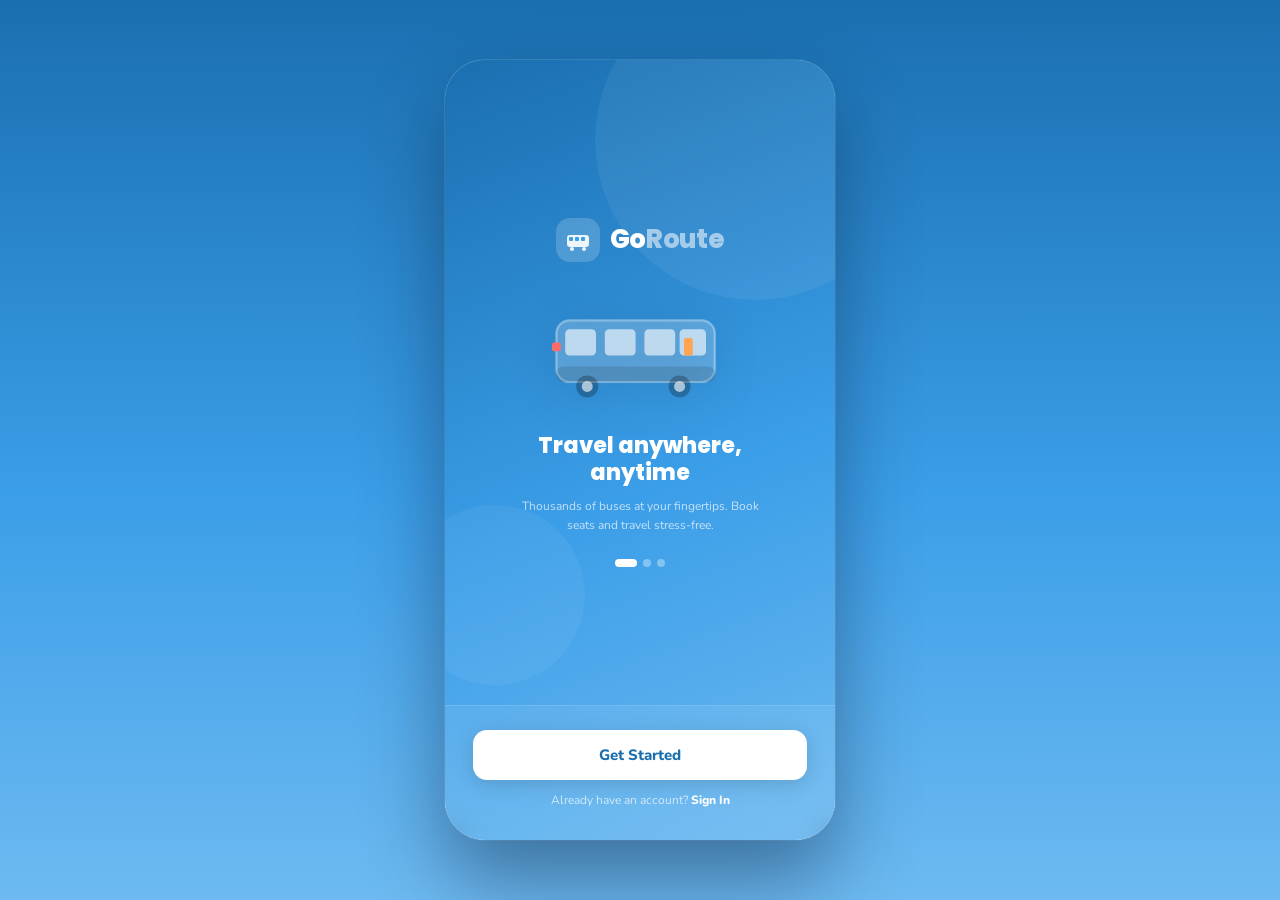
<file: index.html>
<!DOCTYPE html>
<html lang="en">
<head>
  <meta charset="UTF-8"> <!-- This is the magic line -->
  <meta name="viewport" content="width=device-width, initial-scale=1.0">
  <title>GoRoute | Search Flights & Buses</title>
  <link rel="icon" href="data:image/svg+xml,<svg xmlns=%22http://www.w3.org/2000/svg%22 viewBox=%220 0 100 100%22><text y=%22.9em%22 font-size=%2290%22>🚌</text></svg>">
  
  <link rel="preconnect" href="https://fonts.googleapis.com">
  <link href="https://fonts.googleapis.com/css2?family=Nunito:wght@400;600;700;800&family=Poppins:wght@600;700;800&display=swap" rel="stylesheet">
  
  <script src="assets/js/supabase.js"></script>
  <script src="assets/js/qrcode.min.js"></script>
  
  <link rel="stylesheet" href="assets/css/style.css">
</head>
<body>


  
<div class="shell" style="display:flex;flex-direction:column;height:90vh;min-height:500px;overflow:hidden;">
  <div class="header">
    <div class="logo">
      Go<span>Route</span>
      <small>Book · Travel · Explore</small>
    </div>
    <button type="button" class="profile-chip" id="headerProfileBtn" onclick="switchTab('account')" aria-label="Open profile" title="Profile">
      <span class="profile-chip-avatar" id="headerProfileAvatar">U</span>
    </button>
  </div>

  <div class="screens" style="flex:1;overflow-y:auto;overflow-x:hidden;scroll-behavior:smooth;padding-bottom:70px;">
    

    <!-- 1. Search Screen -->
    <div id="searchScreen">
      <div class="screen-label">Search</div>
      <div class="screen hero-screen">
        <svg class="bus-illustration" viewBox="0 0 80 50" fill="none" xmlns="http://www.w3.org/2000/svg">
          <rect x="2" y="12" width="72" height="28" rx="6" fill="#3B9EE8"/>
          <rect x="6" y="16" width="14" height="12" rx="2" fill="#EBF6FE"/>
          <rect x="24" y="16" width="14" height="12" rx="2" fill="#EBF6FE"/>
          <rect x="42" y="16" width="14" height="12" rx="2" fill="#EBF6FE"/>
          <rect x="58" y="16" width="12" height="12" rx="2" fill="#EBF6FE"/>
          <rect x="2" y="33" width="72" height="7" rx="3" fill="#1A6FB0"/>
          <circle cx="16" cy="42" r="5" fill="#1A2940"/>
          <circle cx="16" cy="42" r="2.5" fill="#6DBAF1"/>
          <circle cx="58" cy="42" r="5" fill="#1A2940"/>
          <circle cx="58" cy="42" r="2.5" fill="#6DBAF1"/>
          <rect x="60" y="20" width="4" height="8" rx="1" fill="#FFA552"/>
          <rect x="0" y="22" width="4" height="4" rx="1" fill="#FF6B6B"/>
        </svg>
        <h2>Where do you want to go?</h2>
        <p>Fast, reliable bus booking across the country</p>
        <div class="search-container">
          <!-- Origin Input Row -->
          <div class="input-row">
            <span class="dot dot-blue"></span>
            <label for="searchOrigin" class="sr-only">Boarding from</label>
            <select id="searchOrigin" class="finput">
              <option value="" disabled selected>Boarding from...</option>
            </select>
          </div>

          <!-- Row 2: Destination + Swap Button beside it -->
          <div class="input-row-flex">
            <span class="dot dot-orange"></span>
            <label for="searchDestination" class="sr-only">Going to</label>
            <select id="searchDestination" class="finput">
              <option value="" disabled selected>Where are you going?</option>
            </select>

            <!-- The Swap Button now sits in its own space to the right -->
            <button type="button" class="swap-btn-side" onclick="swapLocations()">
              &#8645;
            </button>
          </div>

          <!-- Date Pills -->
          <div class="date-pills-container">
            <button type="button" class="date-pill active" onclick="selectDate(this, 'today')">Today</button>
            <button type="button" class="date-pill" onclick="selectDate(this, 'tomorrow')">Tomorrow</button>
            <button type="button" id="otherBtn" class="date-pill" onclick="triggerCalendar()">Other</button>
            <input type="date" id="hiddenCalendar" style="opacity:0; position:absolute; width:0; height:0; pointer-events:none;">
          </div>

          <!-- Find Buses Button -->
          <button class="find-buses-btn" onclick="findBuses()">Find Buses</button>
        </div>
      </div>
    </div>


    <!-- 2. Results Screen -->
    <div id="resultsScreen" style="display: none;">
      <div class="screen-label">Search results</div>
      <div class="screen results-screen">
        <div class="route-header">
          <div class="route-title">
            <span>Cebu</span>
            <div class="arrow-right"></div>
            <span>Manila</span>
          </div>
          <div class="date-badge">Today</div>
        </div>
        <div class="filter-row">
          <div class="filter-chip active" onclick="applyFilter('All', this)">All</div>
          <div class="filter-chip" onclick="applyFilter('AC', this)">AC</div>
          <div class="filter-chip" onclick="applyFilter('Sleeper', this)">Sleeper</div>
        </div>
        
        <div id="resultsContainer"></div>
        
        <button onclick="document.getElementById('resultsScreen').style.display='none'; document.getElementById('searchScreen').style.display='block';" style="width:100%; padding:10px; background:var(--blue-light); color:var(--blue-dark); border:none; border-radius:10px; margin-top:10px; cursor:pointer; font-weight:bold; font-family:'Nunito', sans-serif;">← Back to Search</button>
      </div>
    </div>


    <!-- 3. Seat Screen -->
    <div id="seatScreen" style="display: none;">
      <div class="screen-label">Seat selection</div>
      <div class="screen seat-screen">
        <div class="route-header">
          <div class="route-title">
            <span id="seatOrigin">Cebu</span>
            <div class="arrow-right"></div>
            <span id="seatDest">Manila</span>
          </div>
          <div class="date-badge" id="seatPriceBadge">₱ 0 · 9h</div>
        </div>
        
        <div class="seat-legend">
          <div class="legend-item"><div class="legend-dot ld-booked"></div>Booked</div>
          <div class="legend-item"><div class="legend-dot ld-avail"></div>Available</div>
          <div class="legend-item"><div class="legend-dot ld-selected"></div>Yours</div>
        </div>
        <div style="text-align:center;font-size:10px;color:var(--text3);margin-bottom:6px;">Lower Deck</div>

        <div class="seat-grid" id="seatGrid"></div>

        <div class="seat-footer">
          <div class="sf-info"><strong id="selectedSeatsText">None</strong><span id="selectedCountText">0 seats</span></div>
          <div>
            <div style="font-size:10px;color:var(--text2);text-align:right;margin-bottom:3px;">Total</div>
            <div style="font-size:14px;font-weight:800;color:var(--accent);margin-bottom:4px;" id="totalPriceText">₱ 0</div>
            <button class="proceed-btn" onclick="showBookingForm()">Proceed</button>
          </div>
        </div>
        <button onclick="document.getElementById('seatScreen').style.display='none'; document.getElementById('resultsScreen').style.display='block';" style="width:100%; padding:10px; background:var(--blue-light); color:var(--blue-dark); border:none; border-radius:10px; margin-top:10px; cursor:pointer; font-weight:bold; font-family:'Nunito', sans-serif;">← Back to Results</button>
      </div>
    </div>
  
  <!-- 4. My Tickets Screen -->
    <div id="ticketsScreen" style="display: none;">
      <div class="screen-label">My tickets</div>
      <div class="screen results-screen">
        <div class="tickets-header">
          <div class="tickets-title">My Tickets</div>
          <div style="width:28px;height:28px;border-radius:50%;background:var(--blue-light);display:flex;align-items:center;justify-content:center;font-size:13px;">👤</div>
        </div>
        
        <!-- JavaScript will inject the live Supabase tickets here -->
        <div id="myTicketsList">
          <div style="text-align:center; padding: 20px; font-size: 12px; color: var(--text3);">Loading tickets...</div>
        </div>

      </div>
    </div>

  <!-- 5. Wallet Screen -->
    <div id="walletScreen" style="display: none;">
      <div class="screen-label">Wallet</div>
      <div class="screen wallet-screen">
        <div style="display:flex;justify-content:space-between;align-items:center;margin-bottom:12px;">
          <div style="font-size:14px;font-weight:800;color:var(--blue-dark);">My Wallet</div>
          <div style="width:28px;height:28px;border-radius:50%;background:var(--blue-light);display:flex;align-items:center;justify-content:center;font-size:13px;">👤</div>
        </div>
        <div class="wallet-hero">
          <div class="wallet-label">Available Balance</div>
          <div class="wallet-balance" id="liveWalletBalance">₱ 0</div>
          <button class="add-money-btn">+ Add Money</button>
        </div>
      </div>
    </div>

    <!-- 6. Settings (Account) Screen -->
    <div id="accountScreen" style="display: none;">
      <div class="screen settings-screen">
        
        <div class="settings-header">
          <div class="settings-title">Settings</div>
        </div>

        <div class="profile-summary">
          <div class="ps-avatar" id="acctAvatar">
            <svg width="20" height="20" viewBox="0 0 24 24" fill="currentColor"><path d="M12 12c2.21 0 4-1.79 4-4s-1.79-4-4-4-4 1.79-4 4 1.79 4 4 4zm0 2c-2.67 0-8 1.34-8 4v2h16v-2c0-2.66-5.33-4-8-4z"/></svg>
          </div>
          <div class="ps-info">
            <div class="ps-name" id="acctName">—</div>
            <div class="ps-email" id="acctEmail">—</div>
            <div style="margin-top:4px;font-size:10px;color:var(--text3);font-weight:600;"><span id="acctBookingCount">0</span> booking(s)</div>
          </div>
          <div class="ps-edit" onclick="showSubScreen('accountScreen','editProfileScreen')">Edit →</div>
        </div>

        <div class="settings-group">
          <div class="settings-item" onclick="showSubScreen('accountScreen','editProfileScreen')">
            <div class="si-icon ic-blue"><svg viewBox="0 0 24 24" fill="none" stroke="currentColor" stroke-width="2" stroke-linecap="round" stroke-linejoin="round"><path d="M20 21v-2a4 4 0 0 0-4-4H8a4 4 0 0 0-4 4v2"></path><circle cx="12" cy="7" r="4"></circle></svg></div>
            <div class="si-text">
              <div class="si-title">My Profile</div>
              <div class="si-sub">Edit personal information</div>
            </div>
            <div class="si-arrow">›</div>
          </div>
          <div class="settings-item" onclick="showSubScreen('accountScreen','securityScreen')">
            <div class="si-icon ic-green"><svg viewBox="0 0 24 24" fill="none" stroke="currentColor" stroke-width="2" stroke-linecap="round" stroke-linejoin="round"><rect x="3" y="11" width="18" height="11" rx="2" ry="2"></rect><path d="M7 11V7a5 5 0 0 1 10 0v4"></path></svg></div>
            <div class="si-text">
              <div class="si-title">Security</div>
              <div class="si-sub">Password & 2FA</div>
            </div>
            <div class="si-arrow">›</div>
          </div>
          <div class="settings-item" onclick="switchTab('wallet')">
            <div class="si-icon ic-orange"><svg viewBox="0 0 24 24" fill="none" stroke="currentColor" stroke-width="2" stroke-linecap="round" stroke-linejoin="round"><rect x="2" y="5" width="20" height="14" rx="2"></rect><line x1="2" y1="10" x2="22" y2="10"></line></svg></div>
            <div class="si-text">
              <div class="si-title">My Wallet</div>
              <div class="si-sub" id="acctWalletBal">Balance: —</div>
            </div>
            <div class="si-arrow">›</div>
          </div>
        </div>

        <div class="settings-group">
          <div class="settings-item">
            <div class="si-icon ic-purple"><svg viewBox="0 0 24 24" fill="none" stroke="currentColor" stroke-width="2" stroke-linecap="round" stroke-linejoin="round"><path d="M18 8A6 6 0 0 0 6 8c0 7-3 9-3 9h18s-3-2-3-9"></path><path d="M13.73 21a2 2 0 0 1-3.46 0"></path></svg></div>
            <div class="si-text">
              <div class="si-title">Notifications</div>
              <div class="si-sub">Booking alerts, promos</div>
            </div>
            <div class="toggle-switch" id="notifToggle" onclick="this.classList.toggle('off')"></div>
          </div>
          <div class="settings-item" onclick="showSubScreen('accountScreen','appearanceScreen')">
            <div class="si-icon ic-blue"><svg viewBox="0 0 24 24" fill="none" stroke="currentColor" stroke-width="2" stroke-linecap="round" stroke-linejoin="round"><circle cx="12" cy="12" r="5"></circle><line x1="12" y1="1" x2="12" y2="3"></line><line x1="12" y1="21" x2="12" y2="23"></line><line x1="4.22" y1="4.22" x2="5.64" y2="5.64"></line><line x1="18.36" y1="18.36" x2="19.78" y2="19.78"></line><line x1="1" y1="12" x2="3" y2="12"></line><line x1="21" y1="12" x2="23" y2="12"></line><line x1="4.22" y1="19.78" x2="5.64" y2="18.36"></line><line x1="18.36" y1="4.22" x2="19.78" y2="5.64"></line></svg></div>
            <div class="si-text">
              <div class="si-title">Appearance</div>
              <div class="si-sub" id="acctAppearanceSub">Light mode</div>
            </div>
            <div class="si-arrow">›</div>
          </div>
          <div class="settings-item" onclick="showSubScreen('accountScreen','helpScreen')">
            <div class="si-icon ic-gray"><svg viewBox="0 0 24 24" fill="none" stroke="currentColor" stroke-width="2" stroke-linecap="round" stroke-linejoin="round"><circle cx="12" cy="12" r="10"></circle><path d="M9.09 9a3 3 0 0 1 5.83 1c0 2-3 3-3 3"></path><line x1="12" y1="17" x2="12.01" y2="17"></line></svg></div>
            <div class="si-text">
              <div class="si-title">Help & Support</div>
              <div class="si-sub">FAQs, contact us</div>
            </div>
            <div class="si-arrow">›</div>
          </div>
        </div>

        <div class="settings-group">
          <div class="btn-signout" onclick="handleLogout()">
            <svg viewBox="0 0 24 24" fill="none" stroke="currentColor" stroke-width="2" stroke-linecap="round" stroke-linejoin="round"><path d="M9 21H5a2 2 0 0 1-2-2V5a2 2 0 0 1 2-2h4"></path><polyline points="16 17 21 12 16 7"></polyline><line x1="21" y1="12" x2="9" y2="12"></line></svg>
            Sign Out
          </div>
        </div>

        <div class="app-version">GoRoute v1.0.0 · Made with ❤️ in PH<br><span style="color:var(--text3);font-size:10px;font-weight:500;">Developed by RJ Paul Tabarno</span></div>

      </div>
    </div>

    <!-- Security Screen -->
    <div id="securityScreen" style="display:none;">
      <div class="screen ep-screen">
        <div class="ep-hero" style="margin-bottom:24px;">
          <div class="ep-header">
            <div class="ep-back" onclick="showSubScreen('securityScreen','accountScreen')">
              <svg width="18" height="18" viewBox="0 0 24 24" fill="none" stroke="#fff" stroke-width="2.5" stroke-linecap="round" stroke-linejoin="round"><polyline points="15 18 9 12 15 6"></polyline></svg>
            </div>
            <div class="ep-title">Security</div>
          </div>
        </div>
        <div style="padding:0 4px;">
          <div style="font-size:12px;font-weight:700;color:var(--text3);text-transform:uppercase;letter-spacing:.5px;margin-bottom:12px;">Change Password</div>
          <div class="ep-field">
            <label class="ep-label" for="newPassword">New Password</label>
            <div class="ep-input-wrap">
              <div class="ep-icon"><svg viewBox="0 0 24 24" fill="none" stroke="currentColor" stroke-width="2" stroke-linecap="round" stroke-linejoin="round"><rect x="3" y="11" width="18" height="11" rx="2"></rect><path d="M7 11V7a5 5 0 0 1 10 0v4"></path></svg></div>
              <input type="password" id="newPassword" class="ep-input" placeholder="Min. 8 characters">
            </div>
          </div>
          <div class="ep-field">
            <label class="ep-label" for="confirmPassword">Confirm Password</label>
            <div class="ep-input-wrap">
              <div class="ep-icon"><svg viewBox="0 0 24 24" fill="none" stroke="currentColor" stroke-width="2" stroke-linecap="round" stroke-linejoin="round"><rect x="3" y="11" width="18" height="11" rx="2"></rect><path d="M7 11V7a5 5 0 0 1 10 0v4"></path></svg></div>
              <input type="password" id="confirmPassword" class="ep-input" placeholder="Repeat password">
              </div>
          </div>
          <button id="changePwBtn" class="ep-btn-save" onclick="changePassword()">Update Password</button>
        </div>
        <div style="margin-top:20px;">
          <div class="settings-group" style="margin:0 0 16px;">
            <div class="settings-item" onclick="signOutAllDevices()">
              <div class="si-icon ic-orange"><svg viewBox="0 0 24 24" fill="none" stroke="currentColor" stroke-width="2" stroke-linecap="round" stroke-linejoin="round"><path d="M9 21H5a2 2 0 0 1-2-2V5a2 2 0 0 1 2-2h4"></path><polyline points="16 17 21 12 16 7"></polyline><line x1="21" y1="12" x2="9" y2="12"></line></svg></div>
              <div class="si-text"><div class="si-title">Sign Out All Devices</div><div class="si-sub">End all active sessions</div></div>
              <div class="si-arrow">›</div>
            </div>
          </div>
          <div class="settings-group" style="margin:0;">
            <div class="settings-item" style="color:#EF4444;" onclick="deleteAccount()">
            <div class="si-icon" style="background:#FFF0F0;color:#EF4444;"><svg viewBox="0 0 24 24" fill="none" stroke="currentColor" stroke-width="2" stroke-linecap="round" stroke-linejoin="round"><polyline points="3 6 5 6 21 6"></polyline><path d="M19 6v14a2 2 0 0 1-2 2H7a2 2 0 0 1-2-2V6m3 0V4a1 1 0 0 1 1-1h4a1 1 0 0 1 1 1v2"></path></svg></div>
            <div class="si-text"><div class="si-title" style="color:#EF4444;">Delete Account</div><div class="si-sub">Permanently remove your account</div></div>
            <div class="si-arrow" style="color:#EF4444;">›</div>
            </div>
          </div>
        </div>
      </div>
    </div>

    <!-- Appearance Screen -->
    <div id="appearanceScreen" style="display:none;">
      <div class="screen ep-screen">
        <div class="ep-hero" style="margin-bottom:24px;">
          <div class="ep-header">
            <div class="ep-back" onclick="showSubScreen('appearanceScreen','accountScreen')">
              <svg width="18" height="18" viewBox="0 0 24 24" fill="none" stroke="#fff" stroke-width="2.5" stroke-linecap="round" stroke-linejoin="round"><polyline points="15 18 9 12 15 6"></polyline></svg>
            </div>
            <div class="ep-title">Appearance</div>
          </div>
        </div>
        <div style="padding:0 4px;">
          <div style="font-size:12px;font-weight:700;color:var(--text3);text-transform:uppercase;letter-spacing:.5px;margin-bottom:12px;">Theme</div>
          <div style="display:grid;grid-template-columns:1fr 1fr;gap:12px;margin-bottom:24px;">
            <div id="themeLight" onclick="setTheme('light')" style="border:2px solid var(--blue);border-radius:14px;padding:16px;cursor:pointer;text-align:center;background:var(--card);">
              <div style="width:40px;height:40px;background:var(--blue-pale);border-radius:10px;margin:0 auto 8px;display:flex;align-items:center;justify-content:center;">☀️</div>
              <div style="font-size:13px;font-weight:800;color:var(--text);">Light</div>
              <div style="font-size:10px;color:var(--text3);margin-top:2px;">Default</div>
            </div>
            <div id="themeDark" onclick="setTheme('dark')" style="border:2px solid var(--border);border-radius:14px;padding:16px;cursor:pointer;text-align:center;background:var(--card);">
              <div style="width:40px;height:40px;background:var(--blue-light);border-radius:10px;margin:0 auto 8px;display:flex;align-items:center;justify-content:center;">🌙</div>
              <div style="font-size:13px;font-weight:800;color:var(--text);">Dark</div>
              <div style="font-size:10px;color:var(--text3);margin-top:2px;">Tap to switch</div>
            </div>
          </div>
          <div style="font-size:12px;font-weight:700;color:var(--text3);text-transform:uppercase;letter-spacing:.5px;margin-bottom:12px;">Text Size</div>
          <div class="settings-group" style="margin:0;">
            <div class="settings-item" onclick="setFontSize('small')"><div class="si-text"><div class="si-title">Small</div><div class="si-sub">Compact view</div></div><div id="fsSmall" class="si-arrow"></div></div>
            <div class="settings-item" onclick="setFontSize('normal')"><div class="si-text"><div class="si-title">Normal</div><div class="si-sub">Default size</div></div><div id="fsNormal" class="si-arrow">✓</div></div>
            <div class="settings-item" onclick="setFontSize('large')"><div class="si-text"><div class="si-title">Large</div><div class="si-sub">Easier to read</div></div><div id="fsLarge" class="si-arrow"></div></div>
          </div>
        </div>
      </div>
    </div>

    <!-- Help & Support Screen -->
    <div id="helpScreen" style="display:none;">
      <div class="screen ep-screen">
        <div class="ep-hero" style="margin-bottom:24px;">
          <div class="ep-header">
            <div class="ep-back" onclick="showSubScreen('helpScreen','accountScreen')">
              <svg width="18" height="18" viewBox="0 0 24 24" fill="none" stroke="#fff" stroke-width="2.5" stroke-linecap="round" stroke-linejoin="round"><polyline points="15 18 9 12 15 6"></polyline></svg>
            </div>
            <div class="ep-title">Help & Support</div>
          </div>
        </div>
        <div style="padding:0 4px;">
          <div class="settings-group" style="margin:0 0 16px;">
            <div class="settings-item" onclick="this.nextElementSibling.style.display=this.nextElementSibling.style.display==='block'?'none':'block'">
              <div class="si-icon ic-blue"><svg viewBox="0 0 24 24" fill="none" stroke="currentColor" stroke-width="2" stroke-linecap="round" stroke-linejoin="round"><circle cx="12" cy="12" r="10"></circle><path d="M9.09 9a3 3 0 0 1 5.83 1c0 2-3 3-3 3"></path><line x1="12" y1="17" x2="12.01" y2="17"></line></svg></div>
              <div class="si-text"><div class="si-title">How do I book a ticket?</div></div>
              <div class="si-arrow">›</div>
            </div>
            <div style="display:none;padding:12px 16px 14px;font-size:12px;color:var(--text2);line-height:1.6;background:var(--blue-pale);border-top:1px solid var(--border);">Select your origin and destination from the home screen, choose your travel date, tap "Find Buses", pick a schedule, then select your seat and complete payment.</div>
            <div class="settings-item" onclick="this.nextElementSibling.style.display=this.nextElementSibling.style.display==='block'?'none':'block'">
              <div class="si-icon ic-orange"><svg viewBox="0 0 24 24" fill="none" stroke="currentColor" stroke-width="2" stroke-linecap="round" stroke-linejoin="round"><rect x="2" y="5" width="20" height="14" rx="2"></rect><line x1="2" y1="10" x2="22" y2="10"></line></svg></div>
              <div class="si-text"><div class="si-title">How does the wallet work?</div></div>
              <div class="si-arrow">›</div>
            </div>
            <div style="display:none;padding:12px 16px 14px;font-size:12px;color:var(--text2);line-height:1.6;background:var(--blue-pale);border-top:1px solid var(--border);">Your GoRoute wallet is preloaded with ₱100,000 for testing. When you book a ticket, the fare is automatically deducted from your balance. Top-up via payment gateway coming soon.</div>
            <div class="settings-item" onclick="this.nextElementSibling.style.display=this.nextElementSibling.style.display==='block'?'none':'block'">
              <div class="si-icon ic-green"><svg viewBox="0 0 24 24" fill="none" stroke="currentColor" stroke-width="2" stroke-linecap="round" stroke-linejoin="round"><path d="M22 16.92v3a2 2 0 0 1-2.18 2 19.79 19.79 0 0 1-8.63-3.07A19.5 19.5 0 0 1 4.69 13a19.79 19.79 0 0 1-3.07-8.67A2 2 0 0 1 3.56 2h3a2 2 0 0 1 2 1.72c.127.96.361 1.903.7 2.81a2 2 0 0 1-.45 2.11L7.91 9.91a16 16 0 0 0 6.06 6.06l.81-.81a2 2 0 0 1 2.11-.45c.907.339 1.85.573 2.81.7A2 2 0 0 1 22 16.92z"></path></svg></div>
              <div class="si-text"><div class="si-title">Can I cancel my booking?</div></div>
              <div class="si-arrow">›</div>
            </div>
            <div style="display:none;padding:12px 16px 14px;font-size:12px;color:var(--text2);line-height:1.6;background:var(--blue-pale);border-top:1px solid var(--border);">Cancellation and refund policies depend on the bus operator. Please contact support at least 24 hours before your departure for assistance.</div>
          </div>
          <div class="settings-group" style="margin:0;">
            <div class="settings-item" onclick="window.open('mailto:support@goroute.com')">
              <div class="si-icon ic-blue"><svg viewBox="0 0 24 24" fill="none" stroke="currentColor" stroke-width="2" stroke-linecap="round" stroke-linejoin="round"><path d="M4 4h16c1.1 0 2 .9 2 2v12c0 1.1-.9 2-2 2H4c-1.1 0-2-.9-2-2V6c0-1.1.9-2 2-2z"></path><polyline points="22,6 12,13 2,6"></polyline></svg></div>
              <div class="si-text"><div class="si-title">Email Support</div><div class="si-sub">support@goroute.com</div></div>
              <div class="si-arrow">›</div>
            </div>
            <div class="settings-item">
              <div class="si-icon ic-gray"><svg viewBox="0 0 24 24" fill="none" stroke="currentColor" stroke-width="2" stroke-linecap="round" stroke-linejoin="round"><path d="M14 2H6a2 2 0 0 0-2 2v16a2 2 0 0 0 2 2h12a2 2 0 0 0 2-2V8z"></path><polyline points="14 2 14 8 20 8"></polyline><line x1="16" y1="13" x2="8" y2="13"></line><line x1="16" y1="17" x2="8" y2="17"></line></svg></div>
              <div class="si-text"><div class="si-title">Terms of Service</div><div class="si-sub">Read our user agreement</div></div>
              <div class="si-arrow">›</div>
            </div>
            <div class="settings-item">
              <div class="si-icon ic-gray"><svg viewBox="0 0 24 24" fill="none" stroke="currentColor" stroke-width="2" stroke-linecap="round" stroke-linejoin="round"><path d="M12 22s8-4 8-10V5l-8-3-8 3v7c0 6 8 10 8 10z"></path></svg></div>
              <div class="si-text"><div class="si-title">Privacy Policy</div><div class="si-sub">How we handle your data</div></div>
              <div class="si-arrow">›</div>
            </div>
          </div>
          <div style="text-align:center;margin-top:20px;font-size:11px;color:var(--text3);font-weight:600;">GoRoute v1.0.0 · Developed by RJ Paul Tabarno</div>
        </div>
      </div>
    </div>

    <!-- 7. Edit Profile Screen -->
    <div id="editProfileScreen" style="display: none;">
      <div class="screen ep-screen">
        <div class="ep-hero">
          <div class="ep-header">
            <div class="ep-back" onclick="showSubScreen('editProfileScreen','accountScreen')">
              <svg width="18" height="18" viewBox="0 0 24 24" fill="none" stroke="#fff" stroke-width="2.5" stroke-linecap="round" stroke-linejoin="round"><polyline points="15 18 9 12 15 6"></polyline></svg>
            </div>
            <div class="ep-title">Edit Profile</div>
          </div>
          <div class="ep-avatar-wrap">
            <div class="ep-avatar">
              <svg viewBox="0 0 24 24" fill="#fff"><path d="M12 12c2.21 0 4-1.79 4-4s-1.79-4-4-4-4 1.79-4 4 1.79 4 4 4zm0 2c-2.67 0-8 1.34-8 4v2h16v-2c0-2.66-5.33-4-8-4z"/></svg>
            </div>
          </div>
        </div>

        <div class="ep-field">
          <label class="ep-label" for="epFirstName">First Name</label>
          <div class="ep-input-wrap">
            <div class="ep-icon"><svg viewBox="0 0 24 24" fill="none" stroke="currentColor" stroke-width="2" stroke-linecap="round" stroke-linejoin="round"><path d="M20 21v-2a4 4 0 0 0-4-4H8a4 4 0 0 0-4 4v2"></path><circle cx="12" cy="7" r="4"></circle></svg></div>
            <input type="text" id="epFirstName" class="ep-input" placeholder="First name">
          </div>
        </div>

        <div class="ep-field">
          <label class="ep-label" for="epLastName">Last Name</label>
          <div class="ep-input-wrap">
            <div class="ep-icon"><svg viewBox="0 0 24 24" fill="none" stroke="currentColor" stroke-width="2" stroke-linecap="round" stroke-linejoin="round"><path d="M20 21v-2a4 4 0 0 0-4-4H8a4 4 0 0 0-4 4v2"></path><circle cx="12" cy="7" r="4"></circle></svg></div>
            <input type="text" id="epLastName" class="ep-input" placeholder="Last name">
            </div>
        </div>

        <div class="ep-field">
          <label class="ep-label" for="epEmail">Email <span style="font-size:9px;color:var(--text3);">(cannot be changed)</span></label>
          <div class="ep-input-wrap">
            <div class="ep-icon"><svg viewBox="0 0 24 24" fill="none" stroke="currentColor" stroke-width="2" stroke-linecap="round" stroke-linejoin="round"><path d="M4 4h16c1.1 0 2 .9 2 2v12c0 1.1-.9 2-2 2H4c-1.1 0-2-.9-2-2V6c0-1.1.9-2 2-2z"></path><polyline points="22,6 12,13 2,6"></polyline></svg></div>
            <input type="email" id="epEmail" class="ep-input" placeholder="your@email.com" readonly>
          </div>
        </div>

        <div class="ep-field">
          <label class="ep-label" for="epPhone">Mobile Number</label>
          <div class="ep-input-wrap">
            <div class="ep-icon"><svg viewBox="0 0 24 24" fill="none" stroke="currentColor" stroke-width="2" stroke-linecap="round" stroke-linejoin="round"><rect x="5" y="2" width="14" height="20" rx="2" ry="2"></rect><line x1="12" y1="18" x2="12.01" y2="18"></line></svg></div>
            <input type="tel" id="epPhone" class="ep-input" placeholder="+63 912 345 6789">
          </div>
        </div>

        <div class="ep-field">
          <label class="ep-label" for="epDob">Date of Birth</label>
            <div class="ep-input-wrap">
            <div class="ep-icon"><svg viewBox="0 0 24 24" fill="none" stroke="currentColor" stroke-width="2" stroke-linecap="round" stroke-linejoin="round"><rect x="3" y="4" width="18" height="18" rx="2" ry="2"></rect><line x1="16" y1="2" x2="16" y2="6"></line><line x1="8" y1="2" x2="8" y2="6"></line><line x1="3" y1="10" x2="21" y2="10"></line></svg></div>
            <input type="date" id="epDob" class="ep-input">
          </div>
        </div>

        <div class="ep-field">
          <div class="ep-label">Gender</div>
          <div class="ep-gender-row">
            <div class="ep-gender-pill active">Male</div>
            <div class="ep-gender-pill">Female</div>
            <div class="ep-gender-pill">Other</div>
          </div>
        </div>

        <button id="epSaveBtn" class="ep-btn-save" onclick="saveProfile()">Save Changes</button>
        <button class="ep-btn-cancel" onclick="showSubScreen('editProfileScreen','accountScreen')">Cancel</button>
      </div>
    </div>

    <!-- 7. Booking Form Screen (Traveller Details) -->
    <div id="bookingFormScreen" style="display: none;">
      <div class="screen-label">Traveller details</div>
      <div class="screen booking-screen">
        <div class="booking-topbar">
          <div>
            <div class="route" id="formRoute">Cebu → Manila</div>
            <div class="bus-info" id="formBusInfo">Selected Seats</div>
          </div>
          <div style="text-align:right">
            <div style="color:#fff;font-size:14px;font-weight:800;" id="formTotalPrice">₱ 0</div>
            <div style="color:rgba(255,255,255,.7);font-size:9px;" id="formSeatCount">0 seats</div>
          </div>
        </div>

        <!-- JavaScript will automatically inject the right number of passenger forms here -->
        <div id="passengerFieldsContainer"></div>

        <div class="divider"></div>
        <div class="passenger-title" style="margin-top:6px">Contact Information</div>
        <div class="form-row">
        <label for="contactMobile">Mobile</label>
        <input type="text" class="finput" placeholder="+63 ..." id="contactMobile">
        </div>
        <div class="form-row">
        <label for="contactEmail">Email</label>
        <input type="email" class="finput" placeholder="your@email.com" id="contactEmail">
        </div>

        <button class="book-btn" onclick="confirmAndPay()">Pay & Book Ticket</button>
        
        <button onclick="document.getElementById('bookingFormScreen').style.display='none'; document.getElementById('seatScreen').style.display='block';" style="width:100%; padding:9px; background:var(--blue-light); color:var(--blue-dark); border:none; border-radius:10px; margin-top:10px; cursor:pointer; font-family:'Nunito', sans-serif; font-weight:700; font-size:12px;">← Back to Seats</button>
      </div>
    </div>

    <!-- 8. Booking Confirmed Screen -->
    <div id="successScreen" style="display:none;">
      <div class="screen-label">Booking confirmed</div>
      <div class="screen" style="padding: 16px;">
        <div style="text-align: center; margin-bottom: 12px;">
          <div style="width: 44px; height: 44px; background: #E8F9EE; border-radius: 50%; display: flex; align-items: center; justify-content: center; margin: 0 auto 6px;">
            <svg width="22" height="22" viewBox="0 0 24 24" fill="none" stroke="#16A34A" stroke-width="3" stroke-linecap="round" stroke-linejoin="round"><polyline points="20 6 9 17 4 12"/></svg>
          </div>
          <div style="font-size: 20px; font-weight: 800; color: #1A2940; margin-bottom: 2px;">Booking Confirmed!</div>
          <div style="font-size: 12px; color: #64748B;">Your ticket is ready. Have a safe trip!</div>
        </div>
        <div id="successTicketContainer" style="margin-bottom: 10px;"></div>
        <div id="successWalletContainer" style="margin-bottom: 12px;"></div>
        <button onclick="switchTab('tickets')" style="width: 100%; padding: 12px; border-radius: 12px; font-size: 14px; font-weight: 800; background: #3B9EE8; color: #fff; border: none; margin-bottom: 8px; cursor: pointer; display: flex; align-items: center; justify-content: center; gap: 8px; box-shadow: 0 4px 12px rgba(59,158,232,.3);">
          <svg width="18" height="18" viewBox="0 0 24 24" fill="none" stroke="currentColor" stroke-width="2" stroke-linecap="round" stroke-linejoin="round"><rect x="2" y="3" width="20" height="14" rx="2" ry="2"></rect><line x1="8" y1="21" x2="16" y2="21"></line><line x1="12" y1="17" x2="12" y2="21"></line></svg>
          View My Ticket
        </button>
        <button onclick="switchTab('home')" style="width: 100%; padding: 12px; border-radius: 12px; font-size: 14px; font-weight: 800; background: #fff; color: #1A6FB0; border: 1.5px solid #EBF5FD; cursor: pointer;">
          Back to Home
        </button>
      </div>
    </div>

  </div><!-- /.screens -->

  <!-- ─── Functional Bottom Navigation ─── -->
  <div class="mobile-bottom-bar">
    <div class="navigation">
      <ul>
        <li class="list active" id="nav-home" onclick="switchTab('home')">
          <a href="javascript:void(0)">
            <span class="icon"><svg viewBox="0 0 18 18" fill="none"><path d="M2 9L9 2l7 7" stroke="currentColor" stroke-width="1.5" stroke-linecap="round"/><rect x="4" y="9" width="10" height="8" rx="1" fill="currentColor" fill-opacity=".2" stroke="currentColor" stroke-width="1.2"/></svg></span>
            <span class="text">Home</span>
          </a>
        </li>
        <li class="list" id="nav-tickets" onclick="switchTab('tickets')">
          <a href="javascript:void(0)">
            <span class="icon"><svg viewBox="0 0 18 18" fill="none"><rect x="2" y="3" width="14" height="12" rx="2" stroke="currentColor" stroke-width="1.2"/><path d="M6 3V1M12 3V1M2 7h14" stroke="currentColor" stroke-width="1.2" stroke-linecap="round"/></svg></span>
            <span class="text">Tickets</span>
          </a>
        </li>
        <li class="list" id="nav-wallet" onclick="switchTab('wallet')">
          <a href="javascript:void(0)">
            <span class="icon"><svg xmlns="http://www.w3.org/2000/svg" width="24" height="24" viewBox="0 0 24 24" fill="none" stroke="currentColor" stroke-width="2" stroke-linecap="round" stroke-linejoin="round"><path d="M21 12V7H5a2 2 0 0 1 0-4h14v4"/><path d="M3 5v14a2 2 0 0 0 2 2h16v-5"/><path d="M18 12a2 2 0 0 0 0 4h4v-4Z"/></svg></span>
            <span class="text">Wallet</span>
          </a>
        </li>
        <li class="list" id="nav-account" onclick="switchTab('account')">
          <a href="javascript:void(0)">
            <span class="icon"><svg viewBox="0 0 18 18" fill="none"><circle cx="9" cy="6" r="3" stroke="currentColor" stroke-width="1.2"/><path d="M3 16c0-3.314 2.686-6 6-6s6 2.686 6 6" stroke="currentColor" stroke-width="1.2" stroke-linecap="round"/></svg></span>
            <span class="text">Account</span>
          </a>
        </li>
        <div class="indicator"></div>
      </ul>
    </div>
  </div>
  </div>

</div>

<!-- QR Code Modal Overlay -->
<div id="qrModal" class="modal-overlay" style="display: none;">
  <div class="qr-card">
    <button class="close-btn" onclick="closeQR()">✕</button>
    <div style="font-size: 11px; color: var(--text3); text-transform: uppercase; margin-bottom: 4px;">Boarding Pass</div>
    <h3 id="qrRoute" style="color: var(--blue-dark); margin-bottom: 4px;">Cebu → Manila</h3>
    <p id="qrDate" style="font-size: 13px; color: var(--text3); margin-bottom: 16px;">Jan 12, 2025 · 6:00 PM</p>
    
    <div id="qrcode-container"></div>
    
    <p id="qrSeats" class="qr-seats">Seats: 1A, 1B</p>
    <p class="qr-instruction">Show this QR code to the bus operator when boarding.</p>
  </div>
</div>

<script src="assets/js/app.js"></script>

</body>
</html>
</file>
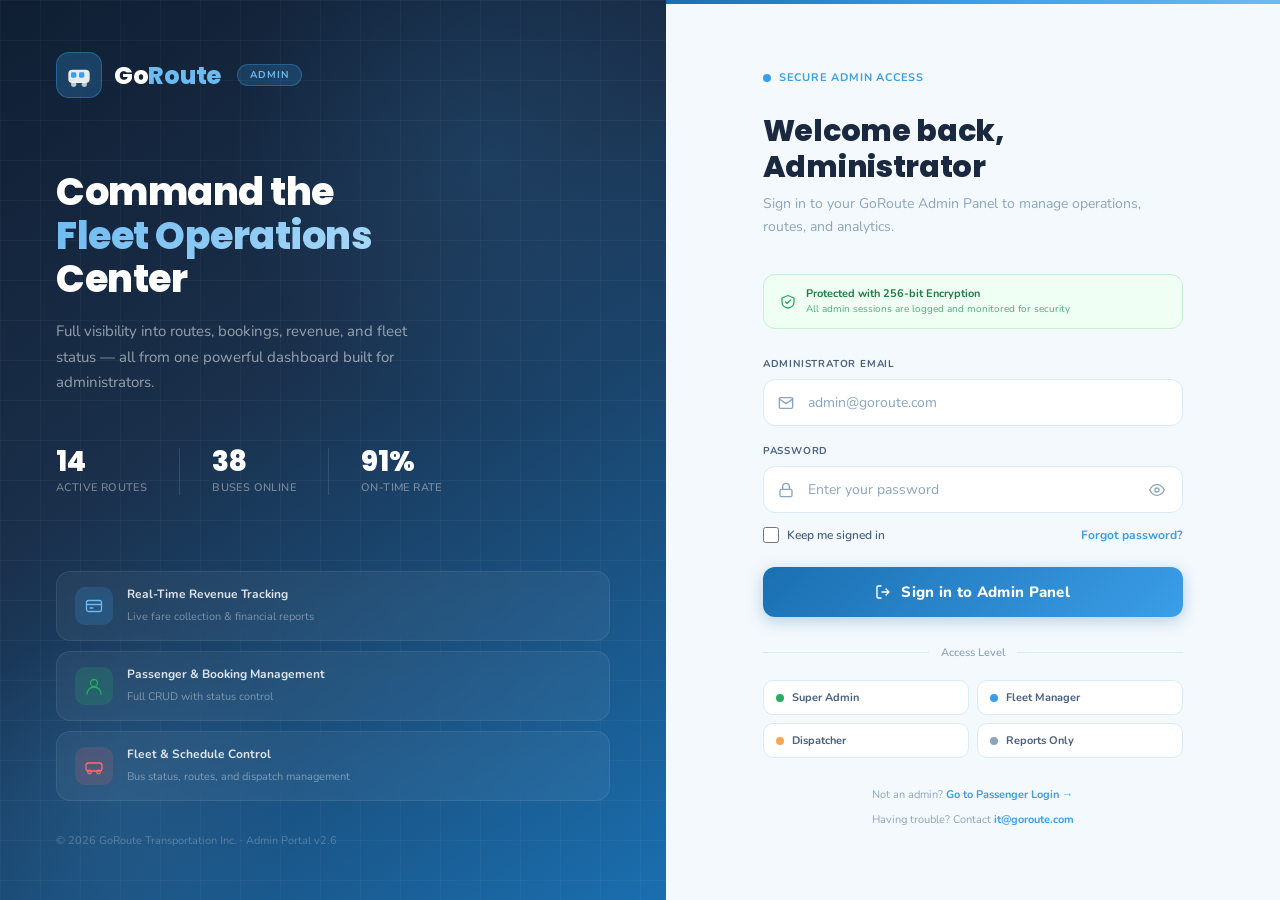
<file: admin-login.html>
<!DOCTYPE html>
<html lang="en">
<head>
<meta charset="UTF-8"/>
<meta name="viewport" content="width=device-width, initial-scale=1.0"/>
<title>GoRoute Admin — Secure Access</title>
<link rel="icon" href="data:image/svg+xml,<svg xmlns=%22http://www.w3.org/2000/svg%22 viewBox=%220 0 100 100%22><text y=%22.9em%22 font-size=%2290%22>🚌</text></svg>">
<link rel="preconnect" href="https://fonts.googleapis.com">
<link href="https://fonts.googleapis.com/css2?family=Poppins:wght@400;500;600;700;800&family=Nunito:wght@400;500;600;700&display=swap" rel="stylesheet">
<script src="assets/js/supabase.js"></script>
<style>
*,*::before,*::after{box-sizing:border-box;margin:0;padding:0;}

:root{
  --blue:#3B9EE8;
  --blue-dark:#1A6FB0;
  --blue-mid:#6DBAF1;
  --blue-pale:#F0F9FF;
  --blue-light:#EBF5FD;
  --accent:#FF6B6B;
  --text:#1A2940;
  --text2:#4A6080;
  --text3:#8BA5BE;
  --white:#FFFFFF;
  --border:#D6ECFA;
  --bg:#F4F9FD;
  --sidebar-bg:#0F1E32;
  --shadow-card:0 20px 60px rgba(26,47,74,.15), 0 4px 20px rgba(59,158,232,.08);
}

html,body{
  height:100%;
  font-family:'Nunito',sans-serif;
  background:var(--sidebar-bg);
  color:var(--text);
  overflow:hidden;
}

/* ─── Page Layout ─── */
.page-wrap{
  display:flex;
  width:100%;
  height:100vh;
  position:relative;
}

/* ─── Left Brand Panel ─── */
.brand-panel{
  width:52%;
  background: linear-gradient(145deg, #0F1E32 0%, #1A2F4A 40%, #1A6FB0 100%);
  display:flex;
  flex-direction:column;
  justify-content:space-between;
  padding:52px 56px;
  position:relative;
  overflow:hidden;
  flex-shrink:0;
}

/* Decorative circles */
.brand-panel::before{
  content:'';
  position:absolute;
  width:520px; height:520px;
  border-radius:50%;
  background:radial-gradient(circle, rgba(59,158,232,.15) 0%, transparent 70%);
  top:-100px; right:-80px;
  pointer-events:none;
}
.brand-panel::after{
  content:'';
  position:absolute;
  width:360px; height:360px;
  border-radius:50%;
  background:radial-gradient(circle, rgba(109,186,241,.1) 0%, transparent 70%);
  bottom:-80px; left:-60px;
  pointer-events:none;
}

.grid-bg{
  position:absolute;
  inset:0;
  background-image:
    linear-gradient(rgba(255,255,255,.03) 1px, transparent 1px),
    linear-gradient(90deg, rgba(255,255,255,.03) 1px, transparent 1px);
  background-size: 40px 40px;
  pointer-events:none;
}

.brand-top{
  position:relative; z-index:2;
}

.brand-logo{
  display:flex;
  align-items:center;
  gap:12px;
  margin-bottom:72px;
}

.brand-logo-icon{
  width:46px; height:46px;
  background:rgba(59,158,232,.25);
  border:1.5px solid rgba(59,158,232,.4);
  border-radius:13px;
  display:flex;
  align-items:center;
  justify-content:center;
  backdrop-filter:blur(4px);
}

.brand-wordmark{
  font-family:'Poppins',sans-serif;
  font-size:24px;
  font-weight:800;
  color:#fff;
  letter-spacing:-.3px;
}
.brand-wordmark span{color:var(--blue-mid);}

.brand-admin-tag{
  display:inline-block;
  background:rgba(59,158,232,.2);
  border:1px solid rgba(59,158,232,.35);
  border-radius:20px;
  padding:3px 12px;
  font-size:10px;
  font-weight:700;
  letter-spacing:1px;
  color:var(--blue-mid);
  text-transform:uppercase;
  margin-left:4px;
  vertical-align:middle;
}

.brand-headline{
  font-family:'Poppins',sans-serif;
  font-size:38px;
  font-weight:800;
  color:#fff;
  line-height:1.15;
  margin-bottom:18px;
  letter-spacing:-.5px;
}
.brand-headline span{
  background:linear-gradient(135deg, var(--blue-mid), #a8d8f8);
  -webkit-background-clip:text;
  -webkit-text-fill-color:transparent;
  background-clip:text;
}

.brand-sub{
  font-size:15px;
  color:rgba(255,255,255,.55);
  line-height:1.7;
  max-width:380px;
  margin-bottom:52px;
}

/* Stats row */
.stats-row{
  display:flex;
  gap:28px;
  position:relative; z-index:2;
}
.stat-item{
  display:flex;
  flex-direction:column;
  gap:4px;
}
.stat-num{
  font-family:'Poppins',sans-serif;
  font-size:28px;
  font-weight:800;
  color:#fff;
  line-height:1;
}
.stat-lbl{
  font-size:11px;
  color:rgba(255,255,255,.4);
  font-weight:600;
  letter-spacing:.4px;
  text-transform:uppercase;
}
.stat-divider{
  width:1px;
  background:rgba(255,255,255,.12);
  align-self:stretch;
  margin:0 4px;
}

/* Feature cards */
.feature-cards{
  display:flex;
  flex-direction:column;
  gap:10px;
  position:relative; z-index:2;
  margin-top:auto;
}
.feat-card{
  display:flex;
  align-items:center;
  gap:14px;
  background:rgba(255,255,255,.05);
  border:1px solid rgba(255,255,255,.08);
  border-radius:14px;
  padding:14px 18px;
  backdrop-filter:blur(6px);
}
.feat-icon{
  width:38px; height:38px;
  border-radius:10px;
  display:flex;
  align-items:center;
  justify-content:center;
  flex-shrink:0;
}
.feat-text strong{
  display:block;
  font-size:12px;
  font-weight:700;
  color:rgba(255,255,255,.85);
  margin-bottom:2px;
}
.feat-text span{
  font-size:11px;
  color:rgba(255,255,255,.4);
}

.brand-footer{
  position:relative; z-index:2;
  font-size:11px;
  color:rgba(255,255,255,.25);
  margin-top:32px;
}

/* ─── Right Login Panel ─── */
.login-panel{
  flex:1;
  background:var(--bg);
  display:flex;
  align-items:center;
  justify-content:center;
  padding:48px 56px;
  position:relative;
  overflow-y:auto;
}

.login-panel::before{
  content:'';
  position:absolute;
  top:0; left:0; right:0;
  height:4px;
  background:linear-gradient(90deg, var(--blue-dark), var(--blue), var(--blue-mid));
}

.login-box{
  width:100%;
  max-width:420px;
  animation: fadeUp .5s ease both;
}

@keyframes fadeUp{
  from{opacity:0; transform:translateY(18px);}
  to{opacity:1; transform:translateY(0);}
}

.login-eyebrow{
  display:flex;
  align-items:center;
  gap:8px;
  margin-bottom:28px;
}
.login-eyebrow-dot{
  width:8px; height:8px;
  border-radius:50%;
  background:var(--blue);
  animation:pulse 2s ease infinite;
}
@keyframes pulse{
  0%,100%{box-shadow:0 0 0 0 rgba(59,158,232,.5);}
  50%{box-shadow:0 0 0 6px rgba(59,158,232,0);}
}
.login-eyebrow-text{
  font-size:11px;
  font-weight:700;
  color:var(--blue);
  letter-spacing:.8px;
  text-transform:uppercase;
}

.login-title{
  font-family:'Poppins',sans-serif;
  font-size:30px;
  font-weight:800;
  color:var(--text);
  line-height:1.2;
  margin-bottom:8px;
  letter-spacing:-.3px;
}

.login-subtitle{
  font-size:14px;
  color:var(--text3);
  margin-bottom:36px;
  line-height:1.6;
}

/* Security badge */
.security-badge{
  display:flex;
  align-items:center;
  gap:10px;
  background:#F0FFF4;
  border:1.5px solid #C6F0D4;
  border-radius:12px;
  padding:11px 16px;
  margin-bottom:28px;
}
.security-badge svg{color:#27AE60;}
.security-badge-text{
  font-size:11px;
  font-weight:700;
  color:#1E7E45;
  line-height:1.5;
}
.security-badge-text span{
  display:block;
  font-weight:400;
  color:#4CAF7D;
  font-size:10px;
}

/* Fields */
.field{margin-bottom:18px;}
.field-label{
  display:block;
  font-size:10px;
  font-weight:700;
  color:var(--text2);
  letter-spacing:.8px;
  text-transform:uppercase;
  margin-bottom:8px;
}

.input-wrap{position:relative;}
.input-wrap .ico{
  position:absolute;
  left:15px; top:50%;
  transform:translateY(-50%);
  width:16px; height:16px;
  color:var(--text3);
  pointer-events:none;
}
.input-wrap input{
  width:100%;
  padding:13px 16px 13px 44px;
  background:var(--white);
  border:1.5px solid var(--border);
  border-radius:12px;
  font-family:'Nunito',sans-serif;
  font-size:14px;
  color:var(--text);
  outline:none;
  transition:border-color .2s, box-shadow .2s, background .2s;
}
.input-wrap input:focus{
  border-color:var(--blue);
  box-shadow:0 0 0 4px rgba(59,158,232,.1);
  background:#fff;
}
.input-wrap input::placeholder{color:var(--text3);}
.pw-toggle{
  position:absolute;
  right:14px; top:50%;
  transform:translateY(-50%);
  background:none;
  border:none;
  cursor:pointer;
  color:var(--text3);
  padding:4px;
  display:flex;
  align-items:center;
  justify-content:center;
  border-radius:6px;
  transition:color .15s;
}
.pw-toggle:hover{color:var(--blue);}

/* Remember + Forgot row */
.form-meta{
  display:flex;
  align-items:center;
  justify-content:space-between;
  margin-bottom:24px;
  margin-top:-4px;
}
.remember{
  display:flex;
  align-items:center;
  gap:8px;
  cursor:pointer;
}
.remember input[type=checkbox]{
  width:16px; height:16px;
  accent-color:var(--blue);
  cursor:pointer;
}
.remember span{
  font-size:12px;
  color:var(--text2);
  font-weight:600;
}
.forgot-link{
  font-size:12px;
  color:var(--blue);
  font-weight:700;
  text-decoration:none;
  cursor:pointer;
}
.forgot-link:hover{text-decoration:underline;}

/* Submit button */
.submit-btn{
  width:100%;
  padding:15px 24px;
  background:linear-gradient(135deg, var(--blue-dark) 0%, var(--blue) 100%);
  color:#fff;
  border:none;
  border-radius:12px;
  font-family:'Nunito',sans-serif;
  font-size:15px;
  font-weight:800;
  cursor:pointer;
  display:flex;
  align-items:center;
  justify-content:center;
  gap:10px;
  transition:opacity .2s, transform .15s, box-shadow .2s;
  box-shadow:0 4px 16px rgba(26,111,176,.3);
  position:relative;
  overflow:hidden;
  letter-spacing:.3px;
}
.submit-btn::before{
  content:'';
  position:absolute;
  inset:0;
  background:linear-gradient(135deg, rgba(255,255,255,.1), transparent);
  opacity:0;
  transition:opacity .2s;
}
.submit-btn:hover::before{opacity:1;}
.submit-btn:hover{
  box-shadow:0 6px 24px rgba(26,111,176,.4);
  transform:translateY(-1px);
}
.submit-btn:active{transform:translateY(0);}
.submit-btn:disabled{
  opacity:.65;
  cursor:not-allowed;
  transform:none;
}

.spinner{
  width:16px; height:16px;
  border:2.5px solid rgba(255,255,255,.3);
  border-top-color:#fff;
  border-radius:50%;
  animation:spin .7s linear infinite;
  flex-shrink:0;
}
@keyframes spin{to{transform:rotate(360deg);}}

/* Alert */
.alert{
  border-radius:10px;
  padding:11px 14px;
  font-size:12px;
  font-weight:700;
  margin-bottom:20px;
  display:none;
  align-items:center;
  gap:10px;
  animation:fadeUp .25s ease;
}
.alert.show{display:flex;}
.alert.error{background:#FFF0F0;border:1.5px solid #FFD0D0;color:var(--accent);}
.alert.success{background:#F0FFF4;border:1.5px solid #C6F0D4;color:#1E7E45;}

/* Divider */
.divider{
  display:flex;
  align-items:center;
  gap:12px;
  margin:28px 0 20px;
}
.divider-line{flex:1; height:1px; background:var(--border);}
.divider-text{font-size:11px; color:var(--text3); font-weight:600; white-space:nowrap;}

/* Footer note */
.login-footer{
  margin-top:28px;
  text-align:center;
  font-size:11px;
  color:var(--text3);
  line-height:1.7;
}
.login-footer a{color:var(--blue); text-decoration:none; font-weight:700;}
.login-footer a:hover{text-decoration:underline;}

/* Access tiers */
.access-tiers{
  display:grid;
  grid-template-columns:1fr 1fr;
  gap:8px;
  margin-top:20px;
}
.tier-pill{
  display:flex;
  align-items:center;
  gap:8px;
  background:var(--white);
  border:1.5px solid var(--border);
  border-radius:10px;
  padding:9px 12px;
}
.tier-dot{
  width:8px; height:8px;
  border-radius:50%;
  flex-shrink:0;
}
.tier-name{
  font-size:11px;
  font-weight:700;
  color:var(--text2);
}

/* Responsive */
@media (max-width:900px){
  .brand-panel{display:none;}
  .login-panel{padding:40px 32px;}
}
@media (max-width:480px){
  .login-panel{padding:28px 20px;}
  .login-title{font-size:24px;}
}
</style>
</head>
<body>

<div class="page-wrap">

  <!-- ─── Left Brand Panel ─── -->
  <div class="brand-panel">
    <div class="grid-bg"></div>

    <div class="brand-top">
      <div class="brand-logo">
        <div class="brand-logo-icon">
          <svg width="24" height="24" viewBox="0 0 18 18" fill="none">
            <rect x="1" y="5" width="16" height="10" rx="3" fill="white" fill-opacity=".9"/>
            <circle cx="5" cy="16" r="2" fill="white" fill-opacity=".7"/>
            <circle cx="13" cy="16" r="2" fill="white" fill-opacity=".7"/>
            <rect x="3" y="7" width="4" height="4" rx="1" fill="#3B9EE8"/>
            <rect x="9" y="7" width="4" height="4" rx="1" fill="#3B9EE8"/>
          </svg>
        </div>
        <div>
          <div class="brand-wordmark">Go<span>Route</span></div>
        </div>
        <div class="brand-admin-tag">Admin</div>
      </div>

      <h1 class="brand-headline">
        Command the<br>
        <span>Fleet Operations</span><br>
        Center
      </h1>

      <p class="brand-sub">
        Full visibility into routes, bookings, revenue, and fleet status — all from one powerful dashboard built for administrators.
      </p>

      <div class="stats-row">
        <div class="stat-item">
          <div class="stat-num">14</div>
          <div class="stat-lbl">Active Routes</div>
        </div>
        <div class="stat-divider"></div>
        <div class="stat-item">
          <div class="stat-num">38</div>
          <div class="stat-lbl">Buses Online</div>
        </div>
        <div class="stat-divider"></div>
        <div class="stat-item">
          <div class="stat-num">91%</div>
          <div class="stat-lbl">On-Time Rate</div>
        </div>
      </div>
    </div>

    <div class="feature-cards">
      <div class="feat-card">
        <div class="feat-icon" style="background:rgba(59,158,232,.2);">
          <svg width="18" height="18" viewBox="0 0 18 18" fill="none"><rect x="1.5" y="3.5" width="15" height="11" rx="2" stroke="#6DBAF1" stroke-width="1.3"/><path d="M1.5 7.5h15M5 11h3" stroke="#6DBAF1" stroke-width="1.3" stroke-linecap="round"/></svg>
        </div>
        <div class="feat-text">
          <strong>Real-Time Revenue Tracking</strong>
          <span>Live fare collection & financial reports</span>
        </div>
      </div>
      <div class="feat-card">
        <div class="feat-icon" style="background:rgba(39,174,96,.2);">
          <svg width="18" height="18" viewBox="0 0 18 18" fill="none"><circle cx="9" cy="6" r="3.5" stroke="#27ae60" stroke-width="1.3"/><path d="M2 17c0-3.866 3.134-7 7-7s7 3.134 7 7" stroke="#27ae60" stroke-width="1.3" stroke-linecap="round"/></svg>
        </div>
        <div class="feat-text">
          <strong>Passenger & Booking Management</strong>
          <span>Full CRUD with status control</span>
        </div>
      </div>
      <div class="feat-card">
        <div class="feat-icon" style="background:rgba(255,107,107,.15);">
          <svg width="18" height="18" viewBox="0 0 18 18" fill="none"><rect x="1" y="6" width="16" height="8" rx="2.5" stroke="#FF6B6B" stroke-width="1.3"/><circle cx="4.5" cy="15" r="1.8" stroke="#FF6B6B" stroke-width="1.2"/><circle cx="13.5" cy="15" r="1.8" stroke="#FF6B6B" stroke-width="1.2"/></svg>
        </div>
        <div class="feat-text">
          <strong>Fleet & Schedule Control</strong>
          <span>Bus status, routes, and dispatch management</span>
        </div>
      </div>
    </div>

    <div class="brand-footer">
      © 2026 GoRoute Transportation Inc. · Admin Portal v2.6
    </div>
  </div>

  <!-- ─── Right Login Panel ─── -->
  <div class="login-panel">
    <div class="login-box">

      <div class="login-eyebrow">
        <div class="login-eyebrow-dot"></div>
        <div class="login-eyebrow-text">Secure Admin Access</div>
      </div>

      <h2 class="login-title">Welcome back,<br>Administrator</h2>
      <p class="login-subtitle">Sign in to your GoRoute Admin Panel to manage operations, routes, and analytics.</p>

      <div class="security-badge">
        <svg width="16" height="16" viewBox="0 0 16 16" fill="none">
          <path d="M8 1.5L2 4v4c0 3.3 2.6 5.7 6 6 3.4-.3 6-2.7 6-6V4L8 1.5z" stroke="currentColor" stroke-width="1.3" stroke-linejoin="round"/>
          <path d="M5.5 8l1.5 1.5L10.5 6" stroke="currentColor" stroke-width="1.3" stroke-linecap="round" stroke-linejoin="round"/>
        </svg>
        <div class="security-badge-text">
          Protected with 256-bit Encryption
          <span>All admin sessions are logged and monitored for security</span>
        </div>
      </div>

      <div id="alertBox" class="alert error"></div>

      <form onsubmit="handleAdminLogin(event)">

        <div class="field">
          <label class="field-label">Administrator Email</label>
          <div class="input-wrap">
            <svg class="ico" viewBox="0 0 24 24" fill="none" stroke="currentColor" stroke-width="2" stroke-linecap="round" stroke-linejoin="round"><path d="M4 4h16c1.1 0 2 .9 2 2v12c0 1.1-.9 2-2 2H4c-1.1 0-2-.9-2-2V6c0-1.1.9-2 2-2z"/><polyline points="22,6 12,13 2,6"/></svg>
            <input type="email" id="adminEmail" placeholder="admin@goroute.com" autocomplete="email" required>
          </div>
        </div>

        <div class="field">
          <label class="field-label">Password</label>
          <div class="input-wrap">
            <svg class="ico" viewBox="0 0 24 24" fill="none" stroke="currentColor" stroke-width="2" stroke-linecap="round" stroke-linejoin="round"><rect x="3" y="11" width="18" height="11" rx="2"/><path d="M7 11V7a5 5 0 0 1 10 0v4"/></svg>
            <input type="password" id="adminPassword" placeholder="Enter your password" autocomplete="current-password" required>
            <button type="button" class="pw-toggle" onclick="togglePw('adminPassword', this)" tabindex="-1">
              <svg width="16" height="16" viewBox="0 0 24 24" fill="none" stroke="currentColor" stroke-width="2" stroke-linecap="round" stroke-linejoin="round"><path d="M1 12s4-8 11-8 11 8 11 8-4 8-11 8-11-8-11-8z"/><circle cx="12" cy="12" r="3"/></svg>
            </button>
          </div>
        </div>

        <div class="form-meta">
          <label class="remember">
            <input type="checkbox" id="rememberMe">
            <span>Keep me signed in</span>
          </label>
          <a class="forgot-link" onclick="handleForgotPassword(event)">Forgot password?</a>
        </div>

        <button type="submit" class="submit-btn" id="loginBtn">
          <svg width="16" height="16" viewBox="0 0 16 16" fill="none"><path d="M6 2H3a1 1 0 00-1 1v10a1 1 0 001 1h3" stroke="white" stroke-width="1.4" stroke-linecap="round"/><path d="M11 11l3-3-3-3M14 8H7" stroke="white" stroke-width="1.4" stroke-linecap="round" stroke-linejoin="round"/></svg>
          Sign in to Admin Panel
        </button>

      </form>

      <div class="divider">
        <div class="divider-line"></div>
        <div class="divider-text">Access Level</div>
        <div class="divider-line"></div>
      </div>

      <div class="access-tiers">
        <div class="tier-pill">
          <div class="tier-dot" style="background:#27AE60;"></div>
          <div class="tier-name">Super Admin</div>
        </div>
        <div class="tier-pill">
          <div class="tier-dot" style="background:#3B9EE8;"></div>
          <div class="tier-name">Fleet Manager</div>
        </div>
        <div class="tier-pill">
          <div class="tier-dot" style="background:#FFA552;"></div>
          <div class="tier-name">Dispatcher</div>
        </div>
        <div class="tier-pill">
          <div class="tier-dot" style="background:#8BA5BE;"></div>
          <div class="tier-name">Reports Only</div>
        </div>
      </div>

      <div class="login-footer">
        Not an admin? <a href="auth.html">Go to Passenger Login →</a><br>
        <span style="margin-top:6px;display:block;">Having trouble? Contact <a href="mailto:it@goroute.com">it@goroute.com</a></span>
      </div>

    </div>
  </div>

</div>

<!-- Supabase config from app.js -->
<script>
const SUPABASE_URL      = 'https://djyegteotxpiqsycpwuj.supabase.co';
const SUPABASE_ANON_KEY = 'eyJhbGciOiJIUzI1NiIsInR5cCI6IkpXVCJ9.eyJpc3MiOiJzdXBhYmFzZSIsInJlZiI6ImRqeWVndGVvdHhwaXFzeWNwd3VqIiwicm9sZSI6ImFub24iLCJpYXQiOjE3Nzc0NjE0NTMsImV4cCI6MjA5MzAzNzQ1M30.OFRtRheiZBlZ-3twI2o9vjakeETjacrZVJQhEygwZHc';

function createGoRouteSupabaseClient(url, key, options = {}) {
  const memory = new Map();

  const memoryStorage = {
    getItem: (storageKey) => memory.has(storageKey) ? memory.get(storageKey) : null,
    setItem: (storageKey, value) => memory.set(storageKey, String(value)),
    removeItem: (storageKey) => memory.delete(storageKey),
  };

  const cookieStorage = {
    getItem(storageKey) {
      if (typeof document === 'undefined') return null;
      const encodedKey = encodeURIComponent(storageKey) + '=';
      const cookies = document.cookie ? document.cookie.split('; ') : [];
      for (const cookie of cookies) {
        if (cookie.startsWith(encodedKey)) {
          return decodeURIComponent(cookie.slice(encodedKey.length));
        }
      }
      return null;
    },
    setItem(storageKey, value) {
      if (typeof document === 'undefined') return;
      const maxAge = 60 * 60 * 24 * 365;
      document.cookie = `${encodeURIComponent(storageKey)}=${encodeURIComponent(String(value))}; path=/; max-age=${maxAge}; SameSite=Lax`;
    },
    removeItem(storageKey) {
      if (typeof document === 'undefined') return;
      document.cookie = `${encodeURIComponent(storageKey)}=; path=/; max-age=0; SameSite=Lax`;
    },
  };

  const authStorage = (() => {
    if (typeof document === 'undefined') return memoryStorage;
    try {
      const probeKey = '__goroute_supabase_probe__';
      document.cookie = `${probeKey}=1; path=/; max-age=60; SameSite=Lax`;
      const supported = document.cookie.includes(`${probeKey}=1`);
      document.cookie = `${probeKey}=; path=/; max-age=0; SameSite=Lax`;
      return supported ? cookieStorage : memoryStorage;
    } catch {
      return memoryStorage;
    }
  })();

  return supabase.createClient(url, key, {
    ...options,
    auth: {
      persistSession: true,
      autoRefreshToken: true,
      detectSessionInUrl: true,
      storage: authStorage,
      ...options.auth,
    },
  });
}

const sb = createGoRouteSupabaseClient(SUPABASE_URL, SUPABASE_ANON_KEY);

function showAlert(msg, type = 'error') {
  const el = document.getElementById('alertBox');
  el.textContent = msg;
  el.className = `alert ${type} show`;
}
function hideAlert() {
  document.getElementById('alertBox').className = 'alert error';
}

function togglePw(inputId, btn) {
  const input = document.getElementById(inputId);
  const isText = input.type === 'text';
  input.type = isText ? 'password' : 'text';
  btn.innerHTML = isText
    ? `<svg width="16" height="16" viewBox="0 0 24 24" fill="none" stroke="currentColor" stroke-width="2" stroke-linecap="round" stroke-linejoin="round"><path d="M1 12s4-8 11-8 11 8 11 8-4 8-11 8-11-8-11-8z"/><circle cx="12" cy="12" r="3"/></svg>`
    : `<svg width="16" height="16" viewBox="0 0 24 24" fill="none" stroke="currentColor" stroke-width="2" stroke-linecap="round" stroke-linejoin="round"><path d="M17.94 17.94A10.07 10.07 0 0 1 12 20c-7 0-11-8-11-8a18.45 18.45 0 0 1 5.06-5.94M9.9 4.24A9.12 9.12 0 0 1 12 4c7 0 11 8 11 8a18.5 18.5 0 0 1-2.16 3.19m-6.72-1.07a3 3 0 1 1-4.24-4.24"/><line x1="1" y1="1" x2="23" y2="23"/></svg>`;
}

async function handleAdminLogin(e) {
  e.preventDefault();
  hideAlert();
  const btn = document.getElementById('loginBtn');
  btn.innerHTML = `<div class="spinner"></div> Authenticating…`;
  btn.disabled = true;

  const email    = document.getElementById('adminEmail').value.trim().toLowerCase();
  const password = document.getElementById('adminPassword').value;
  const isKnownAdminEmail = email === 'admin@goroute.com';
  const isAdminRole = (role) => String(role || '').trim().toLowerCase() === 'admin';

  if (!email || !password) {
    showAlert('Enter your admin email and password.');
    btn.innerHTML = `<svg width="16" height="16" viewBox="0 0 16 16" fill="none"><path d="M6 2H3a1 1 0 00-1 1v10a1 1 0 001 1h3" stroke="white" stroke-width="1.4" stroke-linecap="round"/><path d="M11 11l3-3-3-3M14 8H7" stroke="white" stroke-width="1.4" stroke-linecap="round" stroke-linejoin="round"/></svg> Sign in to Admin Panel`;
    btn.disabled = false;
    return;
  }

  // Fast fail for obvious non-admin emails so we don't hit the auth endpoint.
  const { data: adminRow, error: adminLookupError } = await sb
    .from('users')
    .select('role')
    .eq('email', email)
    .maybeSingle();

  if (adminLookupError) {
    showAlert(adminLookupError.message);
    btn.innerHTML = `<svg width="16" height="16" viewBox="0 0 16 16" fill="none"><path d="M6 2H3a1 1 0 00-1 1v10a1 1 0 001 1h3" stroke="white" stroke-width="1.4" stroke-linecap="round"/><path d="M11 11l3-3-3-3M14 8H7" stroke="white" stroke-width="1.4" stroke-linecap="round" stroke-linejoin="round"/></svg> Sign in to Admin Panel`;
    btn.disabled = false;
    return;
  }

  if (!adminRow || !isAdminRole(adminRow.role)) {
    if (!isKnownAdminEmail) {
      showAlert('Access denied. This portal is for administrators only.');
      btn.innerHTML = `<svg width="16" height="16" viewBox="0 0 16 16" fill="none"><path d="M6 2H3a1 1 0 00-1 1v10a1 1 0 001 1h3" stroke="white" stroke-width="1.4" stroke-linecap="round"/><path d="M11 11l3-3-3-3M14 8H7" stroke="white" stroke-width="1.4" stroke-linecap="round" stroke-linejoin="round"/></svg> Sign in to Admin Panel`;
      btn.disabled = false;
      return;
    }
  }

  const { error } = await sb.auth.signInWithPassword({ email, password });

  if (error) {
    const friendlyMessage =
      error.status === 400
        ? 'Invalid admin credentials, or the admin account is not confirmed yet.'
        : error.message;
    showAlert(friendlyMessage);
    btn.innerHTML = `<svg width="16" height="16" viewBox="0 0 16 16" fill="none"><path d="M6 2H3a1 1 0 00-1 1v10a1 1 0 001 1h3" stroke="white" stroke-width="1.4" stroke-linecap="round"/><path d="M11 11l3-3-3-3M14 8H7" stroke="white" stroke-width="1.4" stroke-linecap="round" stroke-linejoin="round"/></svg> Sign in to Admin Panel`;
    btn.disabled = false;
    return;
  }

  const { data: verifyRow, error: verifyError } = await sb
    .from('users')
    .select('role')
    .eq('email', email)
    .maybeSingle();

  if (verifyError || (!verifyRow && !isKnownAdminEmail) || (verifyRow && !isAdminRole(verifyRow.role) && !isKnownAdminEmail)) {
    await sb.auth.signOut();
    showAlert('Access denied. This portal is for administrators only.');
    btn.innerHTML = `<svg width="16" height="16" viewBox="0 0 16 16" fill="none"><path d="M6 2H3a1 1 0 00-1 1v10a1 1 0 001 1h3" stroke="white" stroke-width="1.4" stroke-linecap="round"/><path d="M11 11l3-3-3-3M14 8H7" stroke="white" stroke-width="1.4" stroke-linecap="round" stroke-linejoin="round"/></svg> Sign in to Admin Panel`;
    btn.disabled = false;
    return;
  }

  btn.innerHTML = `✓ Access Granted — Redirecting…`;
  setTimeout(() => { window.location.href = 'admin.html'; }, 600);
}

async function handleForgotPassword(e) {
  e.preventDefault();
  const email = document.getElementById('adminEmail').value.trim();
  if (!email) { showAlert('Enter your admin email above first.'); return; }
  const { error } = await sb.auth.resetPasswordForEmail(email, {
    redirectTo: window.location.origin + '/admin-login.html'
  });
  if (error) showAlert(error.message);
  else showAlert('Password reset link sent to your email.', 'success');
}
</script>
</body>
</html>
</file>
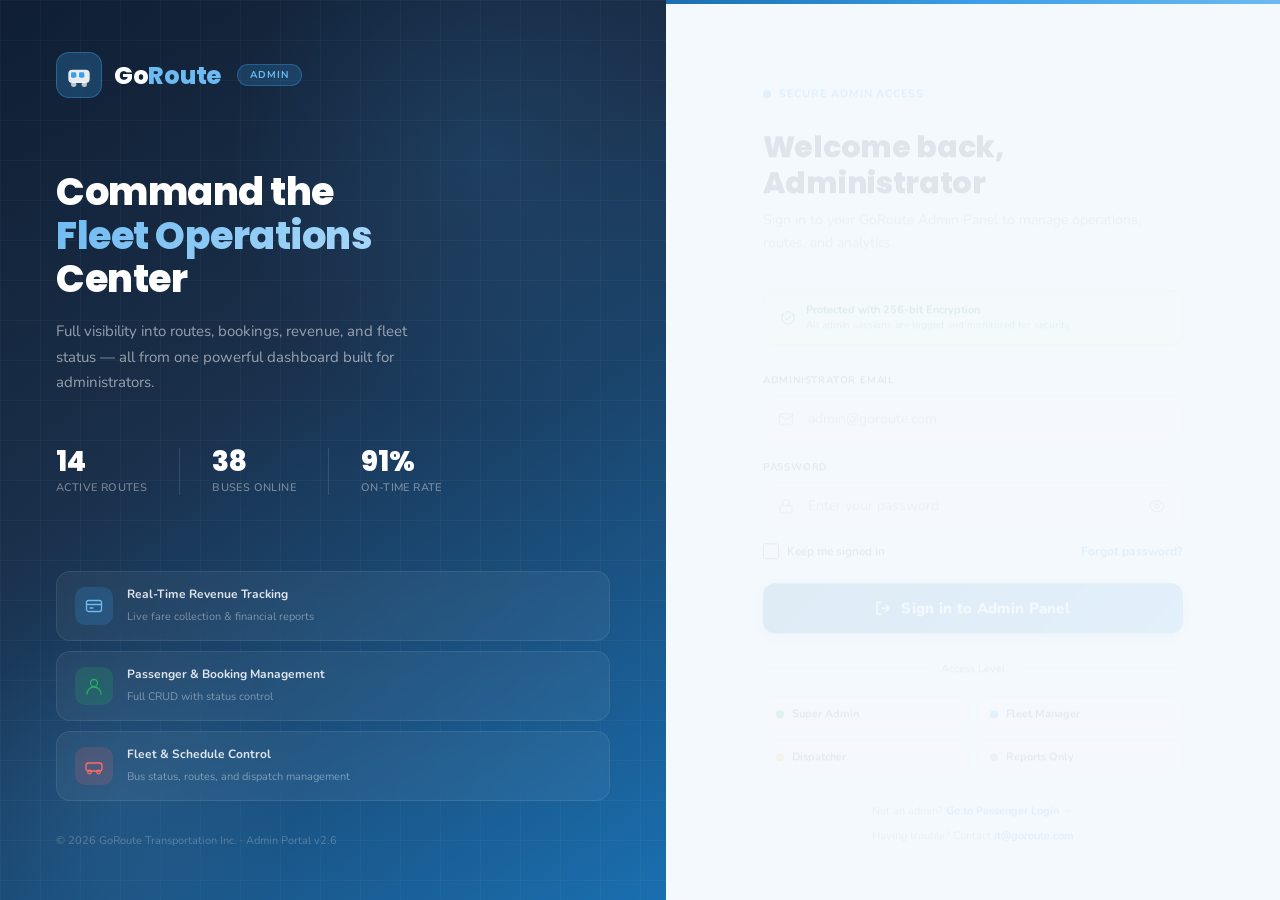
<file: admin.html>
<!DOCTYPE html>
<html lang="en">
<head>
<meta charset="UTF-8"/>
<meta name="viewport" content="width=device-width, initial-scale=1.0"/>
<title>GoRoute Admin Dashboard</title>
<link rel="icon" href="data:image/svg+xml,<svg xmlns=%22http://www.w3.org/2000/svg%22 viewBox=%220 0 100 100%22><text y=%22.9em%22 font-size=%2290%22>🚌</text></svg>">
<style>
@import url('https://fonts.googleapis.com/css2?family=Nunito:wght@400;500;600;700;800&family=Poppins:wght@400;500;600;700&display=swap');
*{box-sizing:border-box;margin:0;padding:0;}
:root{
  --blue:#3B9EE8;--blue-light:#EBF5FD;--blue-mid:#6DBAF1;--blue-dark:#1A6FB0;
  --blue-pale:#F0F9FF;--accent:#FF6B6B;--accent-warm:#FFA552;
  --text:#1a2940;--text2:#4a6080;--text3:#8ba5be;
  --white:#fff;--bg:#EDF5FB;--border:#D6ECFA;
  --shadow:0 2px 16px rgba(59,158,232,.10);
  --sidebar-bg:#1A2F4A;--sidebar-w:230px;
  --green:#27ae60;--green-light:#eafaf1;
  --topbar-h:60px;
}
html,body{height:100%;font-family:'Nunito',sans-serif;background:var(--bg);color:var(--text);}
.shell{display:flex;height:100vh;overflow:hidden;}
.sidebar{width:var(--sidebar-w);background:var(--sidebar-bg);display:flex;flex-direction:column;flex-shrink:0;overflow-y:auto;}
.sidebar::-webkit-scrollbar{width:4px;}
.sidebar::-webkit-scrollbar-thumb{background:rgba(255,255,255,.1);border-radius:4px;}
.sb-logo{padding:22px 20px 18px;border-bottom:1px solid rgba(255,255,255,.07);}
.sb-logo-row{display:flex;align-items:center;gap:10px;}
.sb-logo-icon{width:36px;height:36px;background:rgba(59,158,232,.25);border-radius:10px;display:flex;align-items:center;justify-content:center;flex-shrink:0;}
.sb-logo-text{font-family:'Poppins',sans-serif;font-size:18px;font-weight:700;color:#fff;line-height:1;}
.sb-logo-text span{color:var(--blue-mid);}
.sb-admin-badge{margin-top:6px;display:inline-block;background:rgba(59,158,232,.2);border:1px solid rgba(59,158,232,.3);border-radius:20px;padding:2px 10px;font-size:10px;font-weight:700;letter-spacing:.7px;color:var(--blue-mid);text-transform:uppercase;}
.sb-nav{padding:16px 0;flex:1;}
.sb-section{font-size:9.5px;font-weight:700;letter-spacing:1.2px;color:rgba(255,255,255,.3);text-transform:uppercase;padding:0 20px 8px;margin-top:14px;}
.sb-item{display:flex;align-items:center;gap:11px;padding:10px 14px 10px 20px;font-size:13px;font-weight:600;color:rgba(255,255,255,.55);cursor:pointer;transition:all .15s;margin:2px 10px;border-radius:10px;position:relative;}
.sb-item:hover{background:rgba(255,255,255,.07);color:rgba(255,255,255,.85);}
.sb-item.active{background:rgba(59,158,232,.22);color:#fff;}
.sb-item.active::before{content:'';position:absolute;left:-10px;top:50%;transform:translateY(-50%);width:4px;height:22px;background:var(--blue);border-radius:0 3px 3px 0;}
.sb-icon{width:18px;height:18px;flex-shrink:0;opacity:.7;}
.sb-item.active .sb-icon,.sb-item:hover .sb-icon{opacity:1;}
.sb-badge{margin-left:auto;background:var(--accent);color:#fff;border-radius:20px;padding:1px 7px;font-size:10px;font-weight:700;}
.sb-user{padding:14px 20px;border-top:1px solid rgba(255,255,255,.07);display:flex;align-items:center;gap:10px;cursor:pointer;}
.sb-avatar{width:34px;height:34px;border-radius:50%;background:rgba(59,158,232,.25);border:1.5px solid rgba(59,158,232,.4);display:flex;align-items:center;justify-content:center;font-family:'Poppins',sans-serif;font-size:12px;font-weight:700;color:var(--blue-mid);flex-shrink:0;}
.sb-user-name{font-size:12px;font-weight:700;color:rgba(255,255,255,.8);}
.sb-user-role{font-size:10px;color:rgba(255,255,255,.35);}
.sb-logout{margin-left:auto;opacity:.4;}
.main{flex:1;display:flex;flex-direction:column;overflow:hidden;}
.topbar{height:var(--topbar-h);background:var(--white);border-bottom:1px solid var(--border);display:flex;align-items:center;padding:0 28px;gap:14px;flex-shrink:0;box-shadow:0 1px 4px rgba(59,158,232,.06);}
.topbar-title{font-family:'Poppins',sans-serif;font-size:17px;font-weight:700;color:var(--blue-dark);flex:1;}
.topbar-title small{font-size:11px;font-weight:500;color:var(--text3);display:block;font-family:'Nunito',sans-serif;margin-top:1px;}
.search-bar{display:flex;align-items:center;gap:8px;background:var(--blue-pale);border:1.5px solid var(--border);border-radius:22px;padding:8px 16px;width:240px;}
.search-bar input{border:none;background:transparent;font-size:13px;color:var(--text);font-family:'Nunito',sans-serif;outline:none;width:100%;}
.search-bar input::placeholder{color:var(--text3);}
.tb-icon-btn{width:38px;height:38px;border-radius:50%;background:var(--blue-pale);border:1.5px solid var(--border);display:flex;align-items:center;justify-content:center;cursor:pointer;position:relative;}
.tb-icon-btn:hover{background:var(--blue-light);border-color:var(--blue-mid);}
.notif-dot{position:absolute;top:7px;right:8px;width:7px;height:7px;border-radius:50%;background:var(--accent);border:2px solid #fff;}
.tb-avatar{width:36px;height:36px;border-radius:50%;background:var(--blue-light);border:2px solid var(--blue-mid);display:flex;align-items:center;justify-content:center;font-family:'Poppins',sans-serif;font-size:12px;font-weight:700;color:var(--blue-dark);cursor:pointer;}
.add-btn{display:inline-flex;align-items:center;gap:6px;padding:8px 16px;background:var(--blue);color:#fff;border:none;border-radius:22px;font-family:'Nunito',sans-serif;font-size:13px;font-weight:700;cursor:pointer;white-space:nowrap;}
.add-btn:hover{background:var(--blue-dark);}
.content{flex:1;overflow-y:auto;padding:24px 28px 32px;}
.content::-webkit-scrollbar{width:5px;}
.content::-webkit-scrollbar-thumb{background:var(--border);border-radius:4px;}
.page{display:none;}
.page.active{display:block;}
.stats-grid{display:grid;grid-template-columns:repeat(4,1fr);gap:14px;margin-bottom:22px;}
.stat-card{background:var(--white);border-radius:16px;padding:18px 20px;border:1.5px solid var(--border);box-shadow:var(--shadow);}
.stat-top{display:flex;align-items:flex-start;justify-content:space-between;margin-bottom:12px;}
.stat-icon{width:42px;height:42px;border-radius:12px;display:flex;align-items:center;justify-content:center;}
.stat-trend{font-size:11px;font-weight:700;border-radius:20px;padding:3px 9px;}
.stat-trend.up{background:var(--green-light);color:var(--green);}
.stat-trend.warn{background:#FFF4E5;color:#E67E00;}
.stat-value{font-family:'Poppins',sans-serif;font-size:24px;font-weight:700;color:var(--text);line-height:1;margin-bottom:4px;}
.stat-label{font-size:11px;color:var(--text3);font-weight:600;}
.mid-grid{display:grid;grid-template-columns:1fr 320px;gap:14px;margin-bottom:22px;}
.card{background:var(--white);border-radius:16px;padding:18px 20px;border:1.5px solid var(--border);box-shadow:var(--shadow);}
.sec-head{display:flex;align-items:center;justify-content:space-between;margin-bottom:14px;}
.sec-title{font-size:13px;font-weight:800;color:var(--text);}
.sec-link{font-size:11px;color:var(--blue);font-weight:700;cursor:pointer;}
.data-table{width:100%;border-collapse:collapse;}
.data-table th{font-size:10px;font-weight:700;color:var(--text3);text-transform:uppercase;letter-spacing:.5px;padding:0 10px 10px 0;text-align:left;border-bottom:1.5px solid var(--border);}
.data-table td{font-size:12px;color:var(--text2);padding:10px 10px 10px 0;border-bottom:1px solid var(--border);vertical-align:middle;}
.data-table tr:last-child td{border-bottom:none;}
.data-table tbody tr:hover td{background:var(--blue-pale);}
.td-name{font-weight:700;color:var(--text);font-size:12px;}
.td-sub{font-size:10px;color:var(--text3);}
.td-route{color:var(--blue-dark);font-weight:700;font-size:12px;}
.td-price{font-weight:800;color:var(--text);font-size:13px;}
.pill{display:inline-flex;align-items:center;border-radius:20px;padding:3px 10px;font-size:10px;font-weight:700;gap:4px;white-space:nowrap;}
.pill::before{content:'';width:5px;height:5px;border-radius:50%;background:currentColor;}
.pill-confirmed{background:var(--green-light);color:var(--green);}
.pill-pending{background:#FFF4E5;color:#E67E00;}
.pill-cancelled{background:#FFF0F0;color:var(--accent);}
.pill-completed{background:#F5F5F5;color:#888;}
.pill-active{background:var(--green-light);color:var(--green);}
.pill-maintenance{background:#FFF4E5;color:#E67E00;}
.action-btn{padding:5px 10px;background:var(--blue-pale);border:1px solid var(--border);border-radius:7px;font-size:10px;font-weight:700;color:var(--text2);cursor:pointer;font-family:'Nunito',sans-serif;}
.action-btn:hover{background:var(--blue-light);border-color:var(--blue-mid);color:var(--blue-dark);}
.action-btn.danger{background:#FFF0F0;border-color:#FFD0D0;color:var(--accent);}
.snap-item{display:flex;align-items:center;justify-content:space-between;padding:9px 0;border-bottom:1px solid var(--border);}
.snap-item:last-child{border-bottom:none;}
.snap-left{flex:1;}
.snap-label{font-size:11px;color:var(--text2);}
.bar-track{height:4px;background:var(--blue-pale);border-radius:3px;margin-top:4px;width:90px;}
.bar-fill{height:4px;border-radius:3px;}
.snap-val{font-size:13px;font-weight:800;color:var(--text);}
.snap-val.green{color:var(--green);}
.snap-val.red{color:var(--accent);}
.snap-val.orange{color:#E67E00;}
.bot-grid{display:grid;grid-template-columns:1fr 1fr;gap:14px;}
.user-row{display:flex;align-items:center;gap:12px;padding:9px 0;border-bottom:1px solid var(--border);}
.user-row:last-child{border-bottom:none;}
.u-avatar{width:34px;height:34px;border-radius:50%;display:flex;align-items:center;justify-content:center;font-size:12px;font-weight:700;flex-shrink:0;}
.u-name{font-size:12px;font-weight:700;color:var(--text);}
.u-email{font-size:10px;color:var(--text3);}
.u-time{font-size:10px;color:var(--text3);white-space:nowrap;}
.feed-item{display:flex;align-items:flex-start;gap:10px;padding:9px 0;border-bottom:1px solid var(--border);}
.feed-item:last-child{border-bottom:none;}
.feed-dot-wrap{width:28px;height:28px;border-radius:50%;display:flex;align-items:center;justify-content:center;flex-shrink:0;margin-top:1px;}
.feed-text{font-size:12px;color:var(--text2);line-height:1.5;flex:1;}
.feed-text strong{color:var(--text);font-weight:700;}
.feed-ago{font-size:10px;color:var(--text3);white-space:nowrap;margin-left:6px;margin-top:2px;}
.page-header{display:flex;align-items:center;justify-content:space-between;margin-bottom:20px;}
.page-title{font-family:'Poppins',sans-serif;font-size:20px;font-weight:700;color:var(--text);}
.btn-primary{display:inline-flex;align-items:center;gap:6px;padding:9px 18px;background:var(--blue);color:#fff;border:none;border-radius:22px;font-family:'Nunito',sans-serif;font-size:13px;font-weight:700;cursor:pointer;}
.btn-primary:hover{background:var(--blue-dark);}
.btn-secondary{display:inline-flex;align-items:center;gap:6px;padding:9px 18px;background:var(--white);color:var(--text2);border:1.5px solid var(--border);border-radius:22px;font-family:'Nunito',sans-serif;font-size:13px;font-weight:700;cursor:pointer;}
.btn-secondary:hover{background:var(--blue-pale);}
.btn-row{display:flex;gap:8px;}
.filter-bar{display:flex;align-items:center;gap:10px;margin-bottom:16px;flex-wrap:wrap;}
.filter-select{padding:7px 14px;border:1.5px solid var(--border);border-radius:22px;font-family:'Nunito',sans-serif;font-size:12px;font-weight:600;color:var(--text2);background:var(--white);cursor:pointer;outline:none;}
.filter-input{padding:7px 14px;border:1.5px solid var(--border);border-radius:22px;font-family:'Nunito',sans-serif;font-size:12px;color:var(--text);background:var(--white);outline:none;min-width:180px;}
.table-card{background:var(--white);border-radius:16px;border:1.5px solid var(--border);box-shadow:var(--shadow);overflow:hidden;}
.table-card .data-table th,.table-card .data-table td{padding:11px 14px;}
.table-card .data-table thead{background:var(--blue-pale);}
.table-card .data-table th{border-bottom:1.5px solid var(--border);}
.table-pagination{display:flex;align-items:center;justify-content:space-between;padding:12px 16px;border-top:1px solid var(--border);font-size:11px;color:var(--text3);}
.page-btns{display:flex;gap:4px;}
.page-btn{width:28px;height:28px;border-radius:7px;border:1.5px solid var(--border);background:var(--white);font-size:11px;font-weight:700;color:var(--text2);cursor:pointer;display:flex;align-items:center;justify-content:center;}
.page-btn.active{background:var(--blue);color:#fff;border-color:var(--blue);}
.av-blue{background:#EBF5FD;color:var(--blue-dark);}
.av-orange{background:#FFF4E5;color:#E67E00;}
.av-green{background:#eafaf1;color:var(--green);}
.av-red{background:#FFF0F0;color:var(--accent);}
.av-purple{background:#F3EFFF;color:#7C5CBF;}
.av-teal{background:#E0F7F7;color:#0a9396;}
.sched-day-label{text-align:center;font-size:10px;font-weight:700;color:var(--text3);padding-bottom:6px;text-transform:uppercase;letter-spacing:.5px;}
.schedule-grid{display:grid;grid-template-columns:repeat(7,1fr);gap:8px;margin-bottom:20px;}
.sched-cell{background:var(--white);border-radius:10px;border:1.5px solid var(--border);padding:8px;min-height:80px;cursor:pointer;transition:border-color .15s;}
.sched-cell:hover{border-color:var(--blue-mid);}
.sched-cell.today{border-color:var(--blue);background:var(--blue-pale);}
.sched-date{font-size:11px;font-weight:800;color:var(--text3);margin-bottom:4px;}
.sched-cell.today .sched-date{color:var(--blue-dark);}
.sched-trip{font-size:9px;font-weight:700;padding:2px 6px;border-radius:5px;margin-bottom:2px;white-space:nowrap;overflow:hidden;text-overflow:ellipsis;}
.sched-trip.blue{background:var(--blue-light);color:var(--blue-dark);}
.sched-trip.green{background:var(--green-light);color:var(--green);}
.sched-trip.orange{background:#FFF4E5;color:#E67E00;}
.sched-more{font-size:9px;color:var(--text3);font-weight:600;}
.fleet-grid{display:grid;grid-template-columns:repeat(3,1fr);gap:14px;}
.bus-card{background:var(--white);border-radius:16px;border:1.5px solid var(--border);box-shadow:var(--shadow);padding:18px 20px;}
.bus-card-top{display:flex;align-items:flex-start;justify-content:space-between;margin-bottom:14px;}
.bus-num{font-family:'Poppins',sans-serif;font-size:16px;font-weight:700;color:var(--text);}
.bus-model{font-size:11px;color:var(--text3);margin-top:2px;}
.bus-icon-wrap{width:44px;height:44px;border-radius:12px;background:var(--blue-pale);display:flex;align-items:center;justify-content:center;}
.bus-stats{display:grid;grid-template-columns:1fr 1fr;gap:8px;margin-bottom:14px;}
.bus-stat{background:var(--bg);border-radius:10px;padding:10px 12px;}
.bus-stat-val{font-family:'Poppins',sans-serif;font-size:16px;font-weight:700;color:var(--text);}
.bus-stat-label{font-size:10px;color:var(--text3);margin-top:2px;}
.bus-footer{display:flex;align-items:center;justify-content:space-between;}
.bus-driver{font-size:11px;color:var(--text2);}
.bus-driver strong{color:var(--text);font-weight:700;}
.routes-grid{display:grid;grid-template-columns:repeat(2,1fr);gap:14px;}
.route-card{background:var(--white);border-radius:16px;border:1.5px solid var(--border);box-shadow:var(--shadow);padding:18px 20px;}
.route-head{display:flex;align-items:center;justify-content:space-between;margin-bottom:12px;}
.route-name{font-family:'Poppins',sans-serif;font-size:15px;font-weight:700;color:var(--text);}
.route-id{font-size:10px;color:var(--text3);}
.route-stops{display:flex;align-items:center;gap:8px;margin-bottom:12px;flex-wrap:wrap;}
.route-stop{font-size:11px;font-weight:700;color:var(--blue-dark);background:var(--blue-pale);border-radius:20px;padding:3px 10px;}
.route-arrow{font-size:11px;color:var(--text3);}
.route-meta{display:grid;grid-template-columns:repeat(3,1fr);gap:8px;}
.route-meta-item{text-align:center;background:var(--bg);border-radius:10px;padding:8px;}
.route-meta-val{font-size:14px;font-weight:800;color:var(--text);font-family:'Poppins',sans-serif;}
.route-meta-label{font-size:9px;color:var(--text3);margin-top:2px;}
.rev-grid{display:grid;grid-template-columns:1fr 280px;gap:14px;margin-bottom:22px;}
.chart-placeholder{background:var(--white);border-radius:16px;border:1.5px solid var(--border);padding:20px;box-shadow:var(--shadow);}
.chart-bars{display:flex;align-items:flex-end;gap:8px;height:180px;padding-top:10px;}
.chart-bar-wrap{flex:1;display:flex;flex-direction:column;align-items:center;gap:6px;}
.chart-bar{width:100%;border-radius:6px 6px 0 0;cursor:pointer;}
.chart-bar:hover{opacity:.8;}
.chart-bar-label{font-size:9px;color:var(--text3);font-weight:600;}
.report-list{display:flex;flex-direction:column;gap:10px;}
.report-item{background:var(--white);border-radius:14px;border:1.5px solid var(--border);padding:16px 20px;display:flex;align-items:center;gap:14px;box-shadow:var(--shadow);}
.report-icon{width:44px;height:44px;border-radius:12px;display:flex;align-items:center;justify-content:center;flex-shrink:0;}
.report-info{flex:1;}
.report-name{font-size:13px;font-weight:700;color:var(--text);margin-bottom:3px;}
.report-desc{font-size:11px;color:var(--text3);}
.report-meta{font-size:10px;color:var(--text3);text-align:right;white-space:nowrap;margin-right:12px;}
.report-meta strong{color:var(--text2);display:block;margin-bottom:2px;}
.settings-grid{display:grid;grid-template-columns:220px 1fr;gap:20px;}
.settings-nav{display:flex;flex-direction:column;gap:4px;}
.settings-nav-item{padding:10px 14px;border-radius:10px;font-size:13px;font-weight:600;color:var(--text2);cursor:pointer;transition:all .15s;}
.settings-nav-item:hover{background:var(--blue-pale);color:var(--blue-dark);}
.settings-nav-item.active{background:var(--blue-light);color:var(--blue-dark);font-weight:700;}
.settings-panel{background:var(--white);border-radius:16px;border:1.5px solid var(--border);padding:24px;box-shadow:var(--shadow);}
.settings-section{margin-bottom:28px;}
.settings-section:last-child{margin-bottom:0;}
.settings-section-title{font-size:13px;font-weight:800;color:var(--text);margin-bottom:14px;padding-bottom:10px;border-bottom:1px solid var(--border);display:flex;align-items:center;justify-content:space-between;}
.setting-row{display:flex;align-items:center;justify-content:space-between;padding:12px 0;border-bottom:1px solid var(--border);}
.setting-row:last-child{border-bottom:none;}
.setting-label{font-size:13px;font-weight:600;color:var(--text);}
.setting-desc{font-size:11px;color:var(--text3);margin-top:3px;}
.toggle{width:42px;height:24px;border-radius:12px;background:#DDD;position:relative;cursor:pointer;transition:background .2s;flex-shrink:0;}
.toggle.on{background:var(--blue);}
.toggle::after{content:'';position:absolute;width:18px;height:18px;background:#fff;border-radius:50%;top:3px;left:3px;transition:left .2s;box-shadow:0 1px 4px rgba(0,0,0,.2);}
.toggle.on::after{left:21px;}
.settings-input{width:100%;padding:9px 14px;border:1.5px solid var(--border);border-radius:10px;font-family:'Nunito',sans-serif;font-size:13px;color:var(--text);outline:none;}
.settings-input:focus{border-color:var(--blue-mid);}
.settings-input-row{display:grid;grid-template-columns:1fr 1fr;gap:12px;margin-bottom:12px;}
.modal-overlay{position:fixed;inset:0;background:rgba(0,0,0,.4);display:none;align-items:center;justify-content:center;z-index:1000;}
.modal-overlay.open{display:flex;}
.modal{background:var(--white);border-radius:20px;padding:28px;width:480px;max-width:95vw;box-shadow:0 20px 60px rgba(0,0,0,.2);}
.modal-title{font-family:'Poppins',sans-serif;font-size:17px;font-weight:700;color:var(--text);margin-bottom:20px;}
.modal-field{margin-bottom:14px;}
.modal-field label{font-size:12px;font-weight:700;color:var(--text2);display:block;margin-bottom:6px;}
.modal-field input,.modal-field select,.modal-field textarea{width:100%;padding:9px 14px;border:1.5px solid var(--border);border-radius:10px;font-family:'Nunito',sans-serif;font-size:13px;color:var(--text);outline:none;}
.modal-field input:focus,.modal-field select:focus{border-color:var(--blue-mid);}
.modal-row{display:grid;grid-template-columns:1fr 1fr;gap:12px;}
.modal-footer{display:flex;gap:10px;justify-content:flex-end;margin-top:22px;}
.modal-cancel{padding:9px 18px;background:var(--bg);border:1.5px solid var(--border);border-radius:22px;font-family:'Nunito',sans-serif;font-size:13px;font-weight:700;cursor:pointer;color:var(--text2);}
.modal-save{padding:9px 22px;background:var(--blue);border:none;border-radius:22px;font-family:'Nunito',sans-serif;font-size:13px;font-weight:700;cursor:pointer;color:#fff;}
.modal-save:hover{background:var(--blue-dark);}
.toast{position:fixed;bottom:28px;right:28px;background:var(--text);color:#fff;padding:12px 20px;border-radius:12px;font-size:13px;font-weight:600;opacity:0;transform:translateY(10px);transition:all .3s;z-index:2000;pointer-events:none;}
.toast.show{opacity:1;transform:translateY(0);}
.toast.success{background:var(--green);}
.toast.error{background:var(--accent);}
/* Mobile Responsiveness */
@media (max-width: 768px) {
  .shell { flex-direction: column; }
  .sidebar { 
    width: 100%; 
    height: auto; 
    flex-direction: row; 
    overflow-x: auto; 
    padding: 10px;
  }
  .sb-logo, .sb-user, .sb-section { display: none; }
  .sb-nav { display: flex; padding: 0; }
  .sb-item { margin: 0 5px; white-space: nowrap; }
  
  .stats-grid, .mid-grid, .bot-grid, .fleet-grid, .routes-grid, .rev-grid, .settings-grid {
    grid-template-columns: 1fr;
  }
  .search-bar { display: none; /* Hide search on mobile for space */ }
  .modal { width: 90vw; padding: 20px; }
}
</style>
</head>
<body>
<div class="shell">
  <aside class="sidebar">
    <div class="sb-logo">
      <div class="sb-logo-row">
        <div class="sb-logo-icon">
          <svg width="20" height="20" viewBox="0 0 18 18" fill="none"><rect x="1" y="5" width="16" height="10" rx="3" fill="white" fill-opacity=".9"/><circle cx="5" cy="16" r="2" fill="white" fill-opacity=".7"/><circle cx="13" cy="16" r="2" fill="white" fill-opacity=".7"/><rect x="3" y="7" width="4" height="4" rx="1" fill="#3B9EE8"/><rect x="9" y="7" width="4" height="4" rx="1" fill="#3B9EE8"/></svg>
        </div>
        <div class="sb-logo-text">Go<span>Route</span></div>
      </div>
      <div class="sb-admin-badge">Admin Panel</div>
    </div>
    <nav class="sb-nav">
      <div class="sb-section">Main</div>
      <div class="sb-item active" data-page="dashboard">
        <svg class="sb-icon" viewBox="0 0 18 18" fill="none"><path d="M2 9L9 2l7 7" stroke="white" stroke-width="1.4" stroke-linecap="round"/><rect x="3" y="9" width="5" height="7" rx="1" fill="white" fill-opacity=".4" stroke="white" stroke-width="1.1"/><rect x="10" y="9" width="5" height="7" rx="1" fill="white" fill-opacity=".2" stroke="white" stroke-width="1.1"/></svg>
        Dashboard
      </div>
      <div class="sb-item" data-page="users">
        <svg class="sb-icon" viewBox="0 0 18 18" fill="none"><circle cx="9" cy="6" r="3.5" stroke="currentColor" stroke-width="1.3"/><path d="M2 17c0-3.866 3.134-7 7-7s7 3.134 7 7" stroke="currentColor" stroke-width="1.3" stroke-linecap="round"/></svg>
        Users <span class="sb-badge">Live</span>
      </div>
      <div class="sb-item" data-page="bookings">
        <svg class="sb-icon" viewBox="0 0 18 18" fill="none"><rect x="2" y="5" width="14" height="11" rx="2" stroke="currentColor" stroke-width="1.3"/><path d="M5 5V4a4 4 0 018 0v1" stroke="currentColor" stroke-width="1.3"/><circle cx="9" cy="11" r="2" stroke="currentColor" stroke-width="1.2"/></svg>
        Bookings <span class="sb-badge">Live</span>
      </div>
      <div class="sb-item" data-page="schedules">
        <svg class="sb-icon" viewBox="0 0 18 18" fill="none"><rect x="2" y="3" width="14" height="13" rx="2" stroke="currentColor" stroke-width="1.3"/><path d="M6 3V1M12 3V1M2 7h14" stroke="currentColor" stroke-width="1.3" stroke-linecap="round"/></svg>
        Schedules
      </div>
      <div class="sb-section">Fleet</div>
      <div class="sb-item" data-page="buses">
        <svg class="sb-icon" viewBox="0 0 18 18" fill="none"><rect x="1" y="6" width="16" height="8" rx="2.5" stroke="currentColor" stroke-width="1.3"/><circle cx="4.5" cy="15" r="2" stroke="currentColor" stroke-width="1.2"/><circle cx="13.5" cy="15" r="2" stroke="currentColor" stroke-width="1.2"/><rect x="3" y="8" width="3" height="3" rx=".7" fill="currentColor" fill-opacity=".4"/><rect x="8" y="8" width="3" height="3" rx=".7" fill="currentColor" fill-opacity=".4"/></svg>
        Bus Fleet
      </div>
      <div class="sb-item" data-page="routes">
        <svg class="sb-icon" viewBox="0 0 18 18" fill="none"><path d="M2 12l5-5 3 3 6-8" stroke="currentColor" stroke-width="1.3" stroke-linecap="round" stroke-linejoin="round"/></svg>
        Routes
      </div>
      <div class="sb-section">Finance</div>
      <div class="sb-item" data-page="revenue">
        <svg class="sb-icon" viewBox="0 0 18 18" fill="none"><rect x="1.5" y="3.5" width="15" height="11" rx="2" stroke="currentColor" stroke-width="1.3"/><path d="M1.5 7.5h15M5 11h3" stroke="currentColor" stroke-width="1.3" stroke-linecap="round"/></svg>
        Revenue
      </div>
      <div class="sb-item" data-page="reports">
        <svg class="sb-icon" viewBox="0 0 18 18" fill="none"><path d="M2 13L6 9l3 3 7-8" stroke="currentColor" stroke-width="1.3" stroke-linecap="round" stroke-linejoin="round"/></svg>
        Reports
      </div>
      <div class="sb-section">System</div>
      <div class="sb-item" data-page="settings">
        <svg class="sb-icon" viewBox="0 0 18 18" fill="none"><circle cx="9" cy="9" r="2.5" stroke="currentColor" stroke-width="1.2"/><path d="M9 2v2M9 14v2M2 9h2M14 9h2M3.93 3.93l1.41 1.41M12.66 12.66l1.41 1.41M3.93 14.07l1.41-1.41M12.66 5.34l1.41-1.41" stroke="currentColor" stroke-width="1.2" stroke-linecap="round"/></svg>
        Settings
      </div>
    </nav>
    <div class="sb-user">
      <div class="sb-avatar">MA</div>
      <div><div class="sb-user-name">Loading...</div><div class="sb-user-role">Admin</div></div>
      <div class="sb-logout" onclick="adminLogout()" title="Sign Out">
        <svg width="16" height="16" viewBox="0 0 16 16" fill="none"><path d="M6 2H3a1 1 0 00-1 1v10a1 1 0 001 1h3" stroke="rgba(255,255,255,.6)" stroke-width="1.3" stroke-linecap="round"/><path d="M11 11l3-3-3-3M14 8H7" stroke="rgba(255,255,255,.6)" stroke-width="1.3" stroke-linecap="round" stroke-linejoin="round"/></svg>
      </div>
    </div>
  </aside>

  <div class="main">
    <header class="topbar">
      <div class="topbar-title" id="topbarTitle">Dashboard Overview<small id="topbarSub">Loading...</small></div>
      <div class="search-bar">
        <svg width="14" height="14" viewBox="0 0 14 14" fill="none"><circle cx="6" cy="6" r="4" stroke="#8ba5be" stroke-width="1.4"/><path d="M10 10l3 3" stroke="#8ba5be" stroke-width="1.4" stroke-linecap="round"/></svg>
        <input type="text" placeholder="Search users, bookings, routes…">
      </div>
      <button class="add-btn" onclick="openModal('addBooking')">
        <svg width="14" height="14" viewBox="0 0 14 14" fill="none"><path d="M7 2v10M2 7h10" stroke="white" stroke-width="1.8" stroke-linecap="round"/></svg>
        <span id="topAddLabel">New Booking</span>
      </button>
      <div class="tb-icon-btn"><svg width="16" height="16" viewBox="0 0 16 16" fill="none"><path d="M8 1.5a5.5 5.5 0 015.5 5.5c0 2.2.6 3.4 1.5 4.5H1c.9-1.1 1.5-2.3 1.5-4.5A5.5 5.5 0 018 1.5z" stroke="#4a6080" stroke-width="1.3"/><path d="M6.5 13.5a1.5 1.5 0 003 0" stroke="#4a6080" stroke-width="1.3"/></svg><div class="notif-dot"></div></div>
      <div class="tb-avatar">MA</div>
    </header>

    <div class="content">

      <!-- DASHBOARD -->
      <div class="page active" id="page-dashboard">
        <div class="stats-grid">
          <div class="stat-card"><div class="stat-top"><div class="stat-icon" style="background:#EBF5FD;"><svg width="22" height="22" viewBox="0 0 18 18" fill="none"><circle cx="9" cy="6" r="3.5" stroke="#3B9EE8" stroke-width="1.4"/><path d="M2 17c0-3.866 3.134-7 7-7s7 3.134 7 7" stroke="#3B9EE8" stroke-width="1.4" stroke-linecap="round"/></svg></div><span class="stat-trend up">▲ 8.4%</span></div><div class="stat-value">Live</div><div class="stat-label">Total Users</div></div>
          <div class="stat-card"><div class="stat-top"><div class="stat-icon" style="background:#eafaf1;"><svg width="22" height="22" viewBox="0 0 18 18" fill="none"><rect x="2" y="5" width="14" height="11" rx="2" stroke="#27ae60" stroke-width="1.4"/><path d="M5 5V4a4 4 0 018 0v1" stroke="#27ae60" stroke-width="1.4"/></svg></div><span class="stat-trend up">▲ 5.1%</span></div><div class="stat-value">Live</div><div class="stat-label">Bookings Today</div></div>
          <div class="stat-card"><div class="stat-top"><div class="stat-icon" style="background:#FFF4E5;"><svg width="22" height="22" viewBox="0 0 18 18" fill="none"><rect x="1.5" y="3.5" width="15" height="11" rx="2" stroke="#E67E00" stroke-width="1.4"/><path d="M1.5 7.5h15M5 11.5h3.5" stroke="#E67E00" stroke-width="1.4" stroke-linecap="round"/></svg></div><span class="stat-trend up">▲ 12%</span></div><div class="stat-value">Live</div><div class="stat-label">Revenue Today</div></div>
          <div class="stat-card"><div class="stat-top"><div class="stat-icon" style="background:#FFF0F0;"><svg width="22" height="22" viewBox="0 0 18 18" fill="none"><rect x="1" y="6" width="16" height="8" rx="2.5" stroke="#FF6B6B" stroke-width="1.4"/><circle cx="4.5" cy="15" r="1.8" stroke="#FF6B6B" stroke-width="1.2"/><circle cx="13.5" cy="15" r="1.8" stroke="#FF6B6B" stroke-width="1.2"/></svg></div><span class="stat-trend warn">Syncing</span></div><div class="stat-value">Live</div><div class="stat-label">Buses Active</div></div>
        </div>
        <div class="mid-grid">
          <div class="card">
            <div class="sec-head"><div class="sec-title">Recent Bookings</div><span class="sec-link" onclick="navigate('bookings')">View all →</span></div>
            <table class="data-table">
              <thead><tr><th>Passenger</th><th>Route</th><th>Departure</th><th>Seat</th><th>Fare</th><th>Status</th><th></th></tr></thead>
              <tbody id="dash-recent-bookings">
                <tr><td colspan="7" style="text-align:center; padding: 20px; color: var(--text3);">Waiting for live data...</td></tr>
              </tbody>
            </table>
          </div>
          <div class="card">
            <div class="sec-head"><div class="sec-title">Today's Snapshot</div></div>
            <div class="snap-item"><div class="snap-left"><div class="snap-label">Seat Occupancy</div><div class="bar-track"><div class="bar-fill" style="width:74%;background:var(--blue);"></div></div></div><div class="snap-val">74%</div></div>
            <div class="snap-item"><div class="snap-left"><div class="snap-label">Cancellation Rate</div><div class="bar-track"><div class="bar-fill" style="width:8%;background:var(--accent);"></div></div></div><div class="snap-val red">8%</div></div>
            <div class="snap-item"><div class="snap-label">On-Time Buses</div><div class="snap-val green">91%</div></div>
            <div class="snap-item"><div class="snap-label">New Sign-ups Today</div><div class="snap-val">+24</div></div>
            <div class="snap-item"><div class="snap-label">Wallet Loads Today</div><div class="snap-val">₱ 18,400</div></div>
            <div class="snap-item"><div class="snap-label">Active Routes</div><div class="snap-val">14</div></div>
            <div class="snap-item"><div class="snap-label">Buses in Maintenance</div><div class="snap-val orange">2</div></div>
            <div style="margin-top:14px;display:grid;grid-template-columns:1fr 1fr;gap:8px;">
              <button style="padding:10px;background:var(--blue);color:#fff;border:none;border-radius:10px;font-family:'Nunito',sans-serif;font-size:12px;font-weight:700;cursor:pointer;" onclick="exportBookingsCSV()">Generate Report</button>
              <button style="padding:10px;background:var(--blue-pale);color:var(--blue-dark);border:1.5px solid var(--border);border-radius:10px;font-family:'Nunito',sans-serif;font-size:12px;font-weight:700;cursor:pointer;" onclick="exportBookingsCSV()">Export CSV</button>
            </div>
          </div>
        </div>
        <div class="bot-grid">
          <div class="card">
            <div class="sec-head"><div class="sec-title">New Users</div><span class="sec-link" onclick="navigate('users')">Manage all →</span></div>
            <div id="dash-new-users">
               <div style="text-align:center; padding: 20px; color: var(--text3); font-size: 12px;">Waiting for live data...</div>
            </div>
          </div>
          <div class="card">
            <div class="sec-head"><div class="sec-title">Activity Log</div><span class="sec-link">View full log →</span></div>
            <div id="dash-activity-log">
               <div style="text-align:center; padding: 20px; color: var(--text3); font-size: 12px;">Waiting for live data...</div>
            </div>
          </div>
        </div>
      </div>

      <!-- USERS -->
      <div class="page" id="page-users">
        <div class="page-header">
          <div><div class="page-title">User Management</div><div style="font-size:12px;color:var(--text3);margin-top:4px;">Live users database</div></div>
          <div class="btn-row">
            <button class="btn-secondary" onclick="exportUsersCSV()">Export CSV</button>
            <button class="btn-primary" onclick="openModal('addUser')">+ Add User</button>
          </div>
        </div>
        <div class="filter-bar">
          <select class="filter-select"><option>All Status</option><option>Active</option><option>Pending</option><option>Suspended</option></select>
          <select class="filter-select"><option>All Roles</option><option>Passenger</option><option>Admin</option></select>
          <input class="filter-input" type="text" placeholder="Search by name or email…">
        </div>
        <div class="table-card">
          <table class="data-table">
            <thead><tr><th>User</th><th>Contact</th><th>Role</th><th>Bookings</th><th>Wallet</th><th>Joined</th><th>Status</th><th>Actions</th></tr></thead>
            <tbody>
              <tr><td colspan="8" style="text-align:center; padding: 20px; color: var(--text3);">Loading live users...</td></tr>
            </tbody>
          </table>
          <div class="table-pagination"><span>Live Database Sync Active</span></div>
        </div>
      </div>

      <!-- BOOKINGS -->
      <div class="page" id="page-bookings">
        <div class="page-header">
          <div><div class="page-title">Bookings</div><div style="font-size:12px;color:var(--text3);margin-top:4px;">Live bookings database</div></div>
          <div class="btn-row">
            <button class="btn-secondary" onclick="exportBookingsCSV()">Export CSV</button>
            <button class="btn-primary" onclick="openModal('addBooking')">+ New Booking</button>
          </div>
        </div>
        <div class="filter-bar">
          <select class="filter-select"><option>All Status</option><option>Confirmed</option><option>Pending</option><option>Completed</option><option>Cancelled</option></select>
          <select class="filter-select"><option>All Routes</option><option>Cebu → Manila</option><option>Manila → Cebu</option><option>Cebu → Bohol</option><option>Davao → Cebu</option></select>
          <input class="filter-input" type="date" value="2026-05-02">
          <input class="filter-input" type="text" placeholder="Search passenger…" style="min-width:160px;">
        </div>
        <div class="table-card">
          <table class="data-table">
            <thead><tr><th>#</th><th>Passenger</th><th>Route</th><th>Bus</th><th>Departure</th><th>Seat</th><th>Fare</th><th>Status</th><th>Actions</th></tr></thead>
            <tbody id="main-bookings-table">
              <tr><td colspan="9" style="text-align:center; padding: 20px; color: var(--text3);">Loading live bookings...</td></tr>
            </tbody>
          </table>
          <div class="table-pagination"><span>Live Database Sync Active</span></div>
        </div>
      </div>

      <!-- SCHEDULES -->
      <div class="page" id="page-schedules">
        <div class="page-header">
          <div><div class="page-title">Schedule Manager</div><div style="font-size:12px;color:var(--text3);margin-top:4px;">May 2026</div></div>
          <div class="btn-row">
            <button class="btn-secondary">← April</button>
            <button class="btn-secondary">June →</button>
            <button class="btn-primary" onclick="openModal('addSchedule')">+ Add Trip</button>
          </div>
        </div>
        <div class="card" style="margin-bottom:16px;">
          <div style="display:grid;grid-template-columns:repeat(7,1fr);gap:0;margin-bottom:8px;">
            <div class="sched-day-label">Sun</div><div class="sched-day-label">Mon</div><div class="sched-day-label">Tue</div><div class="sched-day-label">Wed</div><div class="sched-day-label">Thu</div><div class="sched-day-label">Fri</div><div class="sched-day-label">Sat</div>
          </div>
          <div class="schedule-grid">
            <div class="sched-cell" style="background:var(--bg);opacity:.5;"><div class="sched-date">27</div></div>
            <div class="sched-cell" style="background:var(--bg);opacity:.5;"><div class="sched-date">28</div></div>
            <div class="sched-cell" style="background:var(--bg);opacity:.5;"><div class="sched-date">29</div></div>
            <div class="sched-cell" style="background:var(--bg);opacity:.5;"><div class="sched-date">30</div></div>
            <div class="sched-cell"><div class="sched-date">1</div></div>
            <div class="sched-cell today"><div class="sched-date">2 ★</div></div>
            <div class="sched-cell"><div class="sched-date">3</div></div>
            <div class="sched-cell"><div class="sched-date">4</div></div>
            <div class="sched-cell"><div class="sched-date">5</div></div>
            <div class="sched-cell"><div class="sched-date">6</div></div>
            <div class="sched-cell"><div class="sched-date">7</div></div>
            <div class="sched-cell"><div class="sched-date">8</div></div>
            <div class="sched-cell"><div class="sched-date">9</div></div>
            <div class="sched-cell"><div class="sched-date">10</div></div>
            <div class="sched-cell"><div class="sched-date">11</div></div>
            <div class="sched-cell"><div class="sched-date">12</div></div>
            <div class="sched-cell"><div class="sched-date">13</div></div>
            <div class="sched-cell"><div class="sched-date">14</div></div>
            <div class="sched-cell"><div class="sched-date">15</div></div>
            <div class="sched-cell"><div class="sched-date">16</div></div>
            <div class="sched-cell"><div class="sched-date">17</div></div>
            <div class="sched-cell"><div class="sched-date">18</div></div>
            <div class="sched-cell"><div class="sched-date">19</div></div>
            <div class="sched-cell"><div class="sched-date">20</div></div>
            <div class="sched-cell"><div class="sched-date">21</div></div>
            <div class="sched-cell"><div class="sched-date">22</div></div>
            <div class="sched-cell"><div class="sched-date">23</div></div>
            <div class="sched-cell"><div class="sched-date">24</div></div>
            <div class="sched-cell"><div class="sched-date">25</div></div>
            <div class="sched-cell"><div class="sched-date">26</div></div>
            <div class="sched-cell"><div class="sched-date">27</div></div>
            <div class="sched-cell"><div class="sched-date">28</div></div>
            <div class="sched-cell"><div class="sched-date">29</div></div>
            <div class="sched-cell"><div class="sched-date">30</div></div>
            <div class="sched-cell"><div class="sched-date">31</div></div>
          </div>
        </div>
        <div class="card">
          <div class="sec-head"><div class="sec-title">Today's Trips — May 2, 2026</div><span class="sec-link">View all</span></div>
          <table class="data-table"><thead><tr><th>Trip</th><th>Route</th><th>Bus</th><th>Driver</th><th>Departure</th><th>Seats</th><th>Status</th><th></th></tr></thead>
          <tbody id="main-schedules-table">
            <tr><td colspan="8" style="text-align:center; padding: 20px; color: var(--text3);">Loading live schedules...</td></tr>
          </tbody></table>
        </div>
      </div>

      <!-- BUS FLEET -->
      <div class="page" id="page-buses">
        <div class="page-header">
          <div><div class="page-title">Bus Fleet</div><div style="font-size:12px;color:var(--text3);margin-top:4px;">Live Database Sync</div></div>
          <div class="btn-row">
            <button class="btn-secondary" onclick="exportBusesCSV()">Export</button>
            <button class="btn-primary" onclick="openModal('addBus')">+ Add Bus</button>
          </div>
        </div>
        <div class="filter-bar">
          <select class="filter-select"><option>All Status</option><option>Active</option><option>Maintenance</option><option>Retired</option></select>
          <select class="filter-select"><option>All Types</option><option>Standard (45 seats)</option><option>Premium (50 seats)</option><option>Sleeper (30 beds)</option></select>
        </div>
        <div class="fleet-grid">
           <!-- Live buses from Supabase will be injected here -->
        </div>
      </div>

      <!-- ROUTES -->
      <div class="page" id="page-routes">
        <div class="page-header">
          <div><div class="page-title">Routes</div><div style="font-size:12px;color:var(--text3);margin-top:4px;">Live Database Sync</div></div>
          <button class="btn-primary" onclick="openModal('addRoute')">+ Add Route</button>
        </div>
        <div class="routes-grid">
           <!-- Live routes from Supabase will be injected here -->
        </div>
      </div>

      <!-- REVENUE -->
      <div class="page" id="page-revenue">
        <div class="page-header">
          <div><div class="page-title">Revenue</div><div style="font-size:12px;color:var(--text3);margin-top:4px;">Live Financial Data</div></div>
          <div class="btn-row">
            <button class="btn-secondary" onclick="exportRevenueCSV()">Export Report</button>
          </div>
        </div>
        <div class="rev-grid">
          <div class="chart-placeholder">
            <div class="sec-title" style="margin-bottom:20px;">Weekly Revenue</div>
            <div class="chart-bars">
              <div class="chart-bar-wrap"><div class="chart-bar" style="height:40%;background:var(--blue-mid);"></div><div class="chart-bar-label">Mon</div></div>
              <div class="chart-bar-wrap"><div class="chart-bar" style="height:60%;background:var(--blue-mid);"></div><div class="chart-bar-label">Tue</div></div>
              <div class="chart-bar-wrap"><div class="chart-bar" style="height:35%;background:var(--blue-mid);"></div><div class="chart-bar-label">Wed</div></div>
              <div class="chart-bar-wrap"><div class="chart-bar" style="height:80%;background:var(--blue-mid);"></div><div class="chart-bar-label">Thu</div></div>
              <div class="chart-bar-wrap"><div class="chart-bar" style="height:55%;background:var(--blue-mid);"></div><div class="chart-bar-label">Fri</div></div>
              <div class="chart-bar-wrap"><div class="chart-bar" style="height:90%;background:var(--blue);"></div><div class="chart-bar-label">Sat</div></div>
              <div class="chart-bar-wrap"><div class="chart-bar" style="height:20%;background:var(--blue-pale);"></div><div class="chart-bar-label">Sun</div></div>
            </div>
          </div>
          <div class="card">
            <div class="sec-title">Quick Stats</div>
            <div class="snap-item" style="margin-top:10px;"><div class="snap-label">Total Transactions</div><div class="snap-val">Live</div></div>
            <div class="snap-item"><div class="snap-label">Average Booking</div><div class="snap-val">Live</div></div>
            <div class="snap-item"><div class="snap-label">Refunds Processed</div><div class="snap-val red">Live</div></div>
          </div>
        </div>
      </div>

      <!-- REPORTS -->
      <div class="page" id="page-reports">
        <div class="page-header">
          <div><div class="page-title">System Reports</div><div style="font-size:12px;color:var(--text3);margin-top:4px;">Generate and download analytics</div></div>
        </div>
        <div class="report-list">
          <div class="report-item">
            <div class="report-icon" style="background:#eafaf1;color:#27ae60;"><svg width="24" height="24" viewBox="0 0 24 24" fill="none" stroke="currentColor" stroke-width="2" stroke-linecap="round" stroke-linejoin="round"><path d="M14 2H6a2 2 0 0 0-2 2v16a2 2 0 0 0 2 2h12a2 2 0 0 0 2-2V8z"></path><polyline points="14 2 14 8 20 8"></polyline><line x1="16" y1="13" x2="8" y2="13"></line><line x1="16" y1="17" x2="8" y2="17"></line><polyline points="10 9 9 9 8 9"></polyline></svg></div>
            <div class="report-info">
              <div class="report-name">Daily Booking Summary</div>
              <div class="report-desc">Comprehensive list of all completed, pending, and cancelled bookings for today.</div>
            </div>
            <div class="report-meta"><strong>PDF / CSV</strong>Last generated: Today</div>
            <button class="action-btn" onclick="exportBookingsCSV()">Generate</button>
          </div>
          <div class="report-item">
            <div class="report-icon" style="background:#FFF4E5;color:#E67E00;"><svg width="24" height="24" viewBox="0 0 24 24" fill="none" stroke="currentColor" stroke-width="2" stroke-linecap="round" stroke-linejoin="round"><path d="M3 3v18h18"></path><path d="M18.7 8l-5.1 5.2-2.8-2.7L7 14.3"></path></svg></div>
            <div class="report-info">
              <div class="report-name">Monthly Revenue Analysis</div>
              <div class="report-desc">Detailed financial breakdown, including wallet top-ups, ticket sales, and refunds.</div>
            </div>
            <div class="report-meta"><strong>PDF / Excel</strong>Last generated: May 1</div>
            <button class="action-btn" onclick="exportRevenueCSV()">Generate</button>
          </div>
          <div class="report-item">
            <div class="report-icon" style="background:#EBF5FD;color:#3B9EE8;"><svg width="24" height="24" viewBox="0 0 24 24" fill="none" stroke="currentColor" stroke-width="2" stroke-linecap="round" stroke-linejoin="round"><circle cx="12" cy="12" r="10"></circle><path d="M12 2a14.5 14.5 0 0 0 0 20 14.5 14.5 0 0 0 0-20"></path><path d="M2 12h20"></path></svg></div>
            <div class="report-info">
              <div class="report-name">Route Performance Metrics</div>
              <div class="report-desc">Occupancy rates and profitability metrics broken down by active routes.</div>
            </div>
            <div class="report-meta"><strong>PDF / CSV</strong>Last generated: Apr 28</div>
            <button class="action-btn" onclick="exportBusesCSV()">Generate</button>
          </div>
        </div>
      </div>

      <!-- SETTINGS -->
      <div class="page" id="page-settings">
        <div class="page-header">
          <div><div class="page-title">System Settings</div><div style="font-size:12px;color:var(--text3);margin-top:4px;">Manage application preferences</div></div>
        </div>
        <div class="settings-grid">
          <div class="settings-nav">
            <div class="settings-nav-item active" onclick="switchSettingsTab(this,'general')">General</div>
            <div class="settings-nav-item" onclick="switchSettingsTab(this,'notifications')">Notifications</div>
            <div class="settings-nav-item" onclick="switchSettingsTab(this,'payment')">Payment Gateway</div>
            <div class="settings-nav-item" onclick="switchSettingsTab(this,'security')">Security</div>
            <div class="settings-nav-item" onclick="switchSettingsTab(this,'danger')" style="color:var(--accent);">Danger Zone</div>
          </div>
          <div class="settings-panel">
            <!-- GENERAL -->
            <div id="stab-general" class="stab">
              <div class="settings-section">
                <div class="settings-section-title">General Settings</div>
                <div class="settings-input-row">
                  <div>
                    <label style="font-size:11px;color:var(--text2);margin-bottom:4px;display:block;">System Name</label>
                    <input type="text" class="settings-input" id="set-sysname" value="GoRoute Transport">
                  </div>
                  <div>
                    <label style="font-size:11px;color:var(--text2);margin-bottom:4px;display:block;">Support Email</label>
                    <input type="email" class="settings-input" id="set-email" value="support@goroute.com">
                  </div>
                </div>
              </div>
              <div class="settings-section">
                <div class="settings-section-title">Features &amp; Toggles</div>
                <div class="setting-row">
                  <div><div class="setting-label">Allow New Registrations</div><div class="setting-desc">Let new users sign up via the mobile app</div></div>
                  <div class="toggle on"></div>
                </div>
                <div class="setting-row">
                  <div><div class="setting-label">Maintenance Mode</div><div class="setting-desc">Temporarily disable booking functions</div></div>
                  <div class="toggle"></div>
                </div>
                <div class="setting-row">
                  <div><div class="setting-label">Auto-Confirm Bookings</div><div class="setting-desc">Skip manual admin approval for wallet payments</div></div>
                  <div class="toggle on"></div>
                </div>
              </div>
              <div style="display:flex;justify-content:flex-end;margin-top:20px;">
                <button class="btn-primary" onclick="showToast('Settings saved successfully','success')">Save Changes</button>
              </div>
            </div>
            <!-- NOTIFICATIONS -->
            <div id="stab-notifications" class="stab" style="display:none;">
              <div class="settings-section">
                <div class="settings-section-title">Email Notifications</div>
                <div class="setting-row">
                  <div><div class="setting-label">New Booking Alerts</div><div class="setting-desc">Get emailed when a new booking is placed</div></div>
                  <div class="toggle on"></div>
                </div>
                <div class="setting-row">
                  <div><div class="setting-label">Cancellation Alerts</div><div class="setting-desc">Notify admin when a booking is cancelled</div></div>
                  <div class="toggle on"></div>
                </div>
                <div class="setting-row">
                  <div><div class="setting-label">Daily Revenue Summary</div><div class="setting-desc">Receive end-of-day revenue digest</div></div>
                  <div class="toggle"></div>
                </div>
                <div class="setting-row">
                  <div><div class="setting-label">Low Seat Alerts</div><div class="setting-desc">Alert when a trip falls below 10% available seats</div></div>
                  <div class="toggle on"></div>
                </div>
              </div>
              <div style="display:flex;justify-content:flex-end;margin-top:20px;">
                <button class="btn-primary" onclick="showToast('Notification preferences saved','success')">Save Changes</button>
              </div>
            </div>
            <!-- PAYMENT -->
            <div id="stab-payment" class="stab" style="display:none;">
              <div class="settings-section">
                <div class="settings-section-title">Payment Gateway</div>
                <div class="setting-row">
                  <div><div class="setting-label">GCash Integration</div><div class="setting-desc">Accept GCash wallet payments</div></div>
                  <div class="toggle on"></div>
                </div>
                <div class="setting-row">
                  <div><div class="setting-label">Maya (PayMaya)</div><div class="setting-desc">Accept Maya payments</div></div>
                  <div class="toggle on"></div>
                </div>
                <div class="setting-row">
                  <div><div class="setting-label">Credit / Debit Card</div><div class="setting-desc">Accept Visa / Mastercard via Stripe</div></div>
                  <div class="toggle"></div>
                </div>
              </div>
              <div class="settings-section">
                <div class="settings-section-title">Stripe Keys</div>
                <div class="settings-input-row">
                  <div>
                    <label style="font-size:11px;color:var(--text2);margin-bottom:4px;display:block;">Publishable Key</label>
                    <input type="text" class="settings-input" placeholder="pk_live_…">
                  </div>
                  <div>
                    <label style="font-size:11px;color:var(--text2);margin-bottom:4px;display:block;">Secret Key</label>
                    <input type="password" class="settings-input" placeholder="sk_live_…">
                  </div>
                </div>
              </div>
              <div style="display:flex;justify-content:flex-end;margin-top:20px;">
                <button class="btn-primary" onclick="showToast('Payment settings saved','success')">Save Changes</button>
              </div>
            </div>
            <!-- SECURITY -->
            <div id="stab-security" class="stab" style="display:none;">
              <div class="settings-section">
                <div class="settings-section-title">Security Settings</div>
                <div class="setting-row">
                  <div><div class="setting-label">Two-Factor Authentication</div><div class="setting-desc">Require 2FA for admin login</div></div>
                  <div class="toggle"></div>
                </div>
                <div class="setting-row">
                  <div><div class="setting-label">Session Timeout</div><div class="setting-desc">Auto-logout after 30 minutes of inactivity</div></div>
                  <div class="toggle on"></div>
                </div>
                <div class="setting-row">
                  <div><div class="setting-label">IP Whitelist</div><div class="setting-desc">Restrict admin access to specific IPs</div></div>
                  <div class="toggle"></div>
                </div>
              </div>
              <div class="settings-section">
                <div class="settings-section-title">Change Admin Password</div>
                <div class="settings-input-row">
                  <div>
                    <label style="font-size:11px;color:var(--text2);margin-bottom:4px;display:block;">New Password</label>
                    <input type="password" class="settings-input" id="newAdminPw" placeholder="Min 8 characters">
                  </div>
                  <div>
                    <label style="font-size:11px;color:var(--text2);margin-bottom:4px;display:block;">Confirm Password</label>
                    <input type="password" class="settings-input" id="confirmAdminPw" placeholder="Repeat password">
                  </div>
                </div>
                <div style="display:flex;justify-content:flex-end;margin-top:8px;">
                  <button class="btn-primary" onclick="changeAdminPassword()">Update Password</button>
                </div>
              </div>
            </div>
            <!-- DANGER ZONE -->
            <div id="stab-danger" class="stab" style="display:none;">
              <div class="settings-section">
                <div class="settings-section-title" style="color:var(--accent);">⚠ Danger Zone</div>
                <div class="setting-row">
                  <div><div class="setting-label">Purge All Cancelled Bookings</div><div class="setting-desc">Permanently delete all bookings with status "Cancelled". This cannot be undone.</div></div>
                  <button class="action-btn danger" onclick="if(confirm('Delete all cancelled bookings? This is irreversible.')) showToast('Cancelled bookings purged','success')">Purge</button>
                </div>
                <div class="setting-row">
                  <div><div class="setting-label">Reset Revenue Data</div><div class="setting-desc">Zero out all revenue counters for a fresh period.</div></div>
                  <button class="action-btn danger" onclick="if(confirm('Reset all revenue data?')) showToast('Revenue data reset','success')">Reset</button>
                </div>
                <div class="setting-row" style="border:none;">
                  <div><div class="setting-label">Delete All Users</div><div class="setting-desc">Irreversibly remove every user account from the database.</div></div>
                  <button class="action-btn danger" onclick="showToast('This action is disabled in demo mode','error')">Delete All</button>
                </div>
              </div>
            </div>
          </div>
        </div>
      </div>
      
    </div>
  </div>
</div>

<!-- MODALS & TOASTS -->
<div class="modal-overlay" id="globalModal">
  <div class="modal">
    <div class="modal-title" id="modalTitleText">Add New</div>
    
    <!-- We will inject the specific form fields here dynamically -->
    <div id="modalContent"></div>
    
    <div class="modal-footer">
      <button class="modal-cancel" onclick="closeModal()">Cancel</button>
      <button class="modal-save" id="modalSaveBtn">Save</button>
    </div>
  </div>
</div>

<div class="toast" id="sysToast">Operation successful!</div>

<!-- JAVASCRIPT LOGIC -->
<script>
  async function deleteItem(tableName, id) {
  // 1. Confirm with the user
  if (!confirm(`Are you sure you want to permanently delete this ${tableName.slice(0, -1)}?`)) return;

  try {
    // 2. Execute deletion in Supabase
    const { error } = await _supabase
      .from(tableName)
      .delete()
      .eq('id', id);

    if (error) throw error;

    // 3. UI feedback and refresh
    showToast(`${tableName.charAt(0).toUpperCase() + tableName.slice(1, -1)} removed successfully`, 'success');
    
    // Refresh the current view
    if (tableName === 'buses') loadLiveBuses();
    if (tableName === 'routes') loadLiveRoutes();
    if (tableName === 'schedules') loadLiveSchedules();
    
  } catch (err) {
    console.error('Delete Error:', err.message);
    showToast(`Error: ${err.message}`, 'error');
  }
}
  // Navigation Logic
  const sbItems = document.querySelectorAll('.sb-item');
  const pages = document.querySelectorAll('.page');
  
  sbItems.forEach(item => {
  item.addEventListener('click', () => {
    const targetPage = item.getAttribute('data-page');
      if (!targetPage) return;
      
      // Update Sidebar
      sbItems.forEach(i => i.classList.remove('active'));
      item.classList.add('active');
      
      // Update Content
      pages.forEach(p => p.classList.remove('active'));
      document.getElementById('page-' + targetPage).classList.add('active');
      
      // Update Topbar Title
      const titles = {
        'dashboard': 'Dashboard Overview',
        'users': 'User Management',
        'bookings': 'Bookings',
        'schedules': 'Schedule Manager',
        'buses': 'Bus Fleet',
        'routes': 'Routes',
        'revenue': 'Revenue',
        'reports': 'System Reports',
        'settings': 'System Settings'
      };
      document.getElementById('topbarTitle').innerHTML = titles[targetPage] + '<small id="topbarSub">' + window._adminGreeting + '</small>';
      if (targetPage === 'revenue') loadRevenueData();
    if (targetPage === 'dashboard') {
      loadDashboardData();
      populateActivityLog();
    }
    });
  });

  // Navigate Function (used by text links like "View all")
  window.navigate = function(targetPage) {
    const item = document.querySelector(`.sb-item[data-page="${targetPage}"]`);
    if(item) item.click();
  };

  // Toast Notification System
  window.showToast = function(msg, type = 'success') {
    const toast = document.getElementById('sysToast');
    toast.textContent = msg;
    toast.className = `toast show ${type}`;
    setTimeout(() => {
      toast.classList.remove('show');
    }, 3000);
  };

  // Modal Logic
// Modal Logic
  window.openModal = function(actionType) {
    const modal = document.getElementById('globalModal');
    const title = document.getElementById('modalTitleText');
    const content = document.getElementById('modalContent');
    const saveBtn = document.getElementById('modalSaveBtn');
    
    if (actionType === 'addBus') {
      title.innerText = 'Register New Bus';
      content.innerHTML = `
        <div class="modal-field"><label>Bus Number / Plate</label><input type="text" id="newBusNum" placeholder="e.g. GR-24" required></div>
        <div class="modal-field"><label>Bus Model</label><input type="text" id="newBusModel" placeholder="e.g. Hino RN8" required></div>
        <div class="modal-row">
          <div class="modal-field"><label>Total Seats</label><input type="number" id="newBusSeats" placeholder="45" required></div>
          <div class="modal-field"><label>Initial Status</label><select id="newBusStatus"><option value="Active">Active</option><option value="Maintenance">Maintenance</option></select></div>
        </div>
      `;
      saveBtn.onclick = saveNewBus;
    } 
    else if (actionType === 'addBooking') {
      title.innerText = 'Create Manual Booking';
      content.innerHTML = `
        <div class="modal-field">
          <label>Select Trip (Schedule)</label>
          <select id="bookSchedId" required><option>Loading active trips...</option></select>
        </div>
        <div class="modal-field"><label>Passenger Name</label><input type="text" id="bookName" placeholder="Full Name" required></div>
        <div class="modal-row">
          <div class="modal-field"><label>Seat Number</label><input type="text" id="bookSeat" placeholder="e.g. 1A" required></div>
          <div class="modal-field"><label>Price (₱)</label><input type="number" id="bookFare" placeholder="850"></div>
        </div>
        <div class="modal-field"><label>Contact Mobile</label><input type="text" id="bookMobile" placeholder="+63..."></div>
      `;
      async function populateBookingDropdown() {
    const { data: schedules } = await _supabase.from('schedules').select('id, departure_time, routes(origin, destination)');
    if (schedules) {
      document.getElementById('bookSchedId').innerHTML = schedules.map(s => 
        `<option value="${s.id}">${s.routes.origin} → ${s.routes.destination} (${new Date(s.departure_time).toLocaleString()})</option>`
      ).join('');
    }
  }

  async function saveManualBooking() {
    const payload = {
      schedule_id: document.getElementById('bookSchedId').value,
      passenger_name: document.getElementById('bookName').value,
      seat_number: document.getElementById('bookSeat').value,
      price: document.getElementById('bookFare').value,
      contact_mobile: document.getElementById('bookMobile').value,
      status: 'Confirmed'
    };
    const { error } = await _supabase.from('bookings').insert([payload]);
    if (!error) { showToast('Booking created!'); closeModal(); loadLiveBookings(); }
  }// Fetch trips for the dropdown
      populateBookingDropdown();
      saveBtn.onclick = saveManualBooking;
    }
    else if (actionType === 'addSchedule') {
      title.innerText = 'Create New Trip';
      content.innerHTML = `
        <div class="modal-field">
          <label>Select Route</label>
          <select id="schedRouteId" required><option>Loading routes...</option></select>
        </div>
        <div class="modal-field">
          <label>Select Bus</label>
          <select id="schedBusId" required><option>Loading buses...</option></select>
        </div>
        <div class="modal-row">
          <div class="modal-field">
            <label>Departure Time</label>
            <input type="datetime-local" id="schedDepTime" required>
          </div>
          <div class="modal-field">
            <label>Arrival Time</label>
            <input type="datetime-local" id="schedArrTime" required>
          </div>
        </div>
        <div class="modal-field">
          <label>Fare for this Trip (₱)</label>
          <input type="number" id="schedPrice" placeholder="Default fare will be used if empty">
        </div>
      `;
      
      // Load dropdown data
      populateScheduleDropdowns();
      saveBtn.onclick = saveNewSchedule;
    }
    else if (actionType === 'addRoute') {
      title.innerText = 'Add New Route';
      content.innerHTML = `
        <div class="modal-row">
          <div class="modal-field">
            <label>Origin City</label>
            <select id="newRouteOrigin" required>
              <option value="" disabled selected>Select origin…</option>
            </select>
          </div>
          <div class="modal-field">
            <label>Destination City</label>
            <select id="newRouteDest" required>
              <option value="" disabled selected>Select destination…</option>
            </select>
          </div>
        </div>
        <div class="modal-row">
          <div class="modal-field">
            <label>Base Fare (₱)</label>
            <input type="number" id="newRouteFare" placeholder="e.g. 850" required>
          </div>
          <div class="modal-field">
            <label>Duration (hours)</label>
            <input type="number" id="newRouteDuration" placeholder="e.g. 4" step="0.5" required>
          </div>
        </div>
      `;
      populateRouteCityDropdowns();
      saveBtn.onclick = saveNewRoute;
    }
    else if (actionType === 'addUser') {
      title.innerText = 'Add New User';
      content.innerHTML = `
        <div class="modal-row">
          <div class="modal-field"><label>First Name</label><input type="text" id="newUserFirst" placeholder="Maria" required></div>
          <div class="modal-field"><label>Last Name</label><input type="text" id="newUserLast" placeholder="Santos" required></div>
        </div>
        <div class="modal-field"><label>Email Address</label><input type="email" id="newUserEmail" placeholder="maria@example.com" required></div>
        <div class="modal-field"><label>Phone Number</label><input type="text" id="newUserPhone" placeholder="+63 912 345 6789"></div>
        <div class="modal-row">
          <div class="modal-field"><label>Role</label>
            <select id="newUserRole">
              <option value="passenger">Passenger</option>
              <option value="admin">Admin</option>
            </select>
          </div>
          <div class="modal-field"><label>Initial Password</label><input type="password" id="newUserPw" placeholder="Min 6 characters" required></div>
        </div>
      `;
      saveBtn.onclick = saveNewUser;
    }
    else if (actionType === 'viewUser') {
      // populated dynamically by viewUser()
    }
    else if (actionType === 'viewBooking') {
      // populated dynamically by viewBooking()
    }
    else {
      title.innerText = 'Add New Item';
      content.innerHTML = '<div style="padding:20px; color:var(--text3); text-align:center;">This form is not yet implemented.</div>';
      saveBtn.onclick = closeModal;
    }
    
    modal.classList.add('open');
  };

  window.closeModal = function() {
    document.getElementById('globalModal').classList.remove('open');
  };

  // Settings Toggles Logic — keep existing toggle logic
  document.querySelectorAll('.toggle').forEach(t => {
    t.addEventListener('click', function() {
      this.classList.toggle('on');
    });
  });

  // Settings nav tab switcher
  window.switchSettingsTab = function(el, tabId) {
    document.querySelectorAll('.settings-nav-item').forEach(i => i.classList.remove('active'));
    el.classList.add('active');
    document.querySelectorAll('.stab').forEach(s => s.style.display = 'none');
    const tab = document.getElementById('stab-' + tabId);
    if (tab) tab.style.display = '';
    // Re-wire toggles in newly shown tab
    tab && tab.querySelectorAll('.toggle').forEach(t => {
      t.onclick = function() { this.classList.toggle('on'); };
    });
  };
  
</script>
<!-- Add the Supabase CDN -->
<!-- Add the Supabase CDN -->
<script src="assets/js/supabase.js"></script>

<script>
  // Initialize Supabase
  function createGoRouteSupabaseClient(url, key, options = {}) {
    const memory = new Map();

    const memoryStorage = {
      getItem: (storageKey) => memory.has(storageKey) ? memory.get(storageKey) : null,
      setItem: (storageKey, value) => memory.set(storageKey, String(value)),
      removeItem: (storageKey) => memory.delete(storageKey),
    };

    const cookieStorage = {
      getItem(storageKey) {
        if (typeof document === 'undefined') return null;
        const encodedKey = encodeURIComponent(storageKey) + '=';
        const cookies = document.cookie ? document.cookie.split('; ') : [];
        for (const cookie of cookies) {
          if (cookie.startsWith(encodedKey)) {
            return decodeURIComponent(cookie.slice(encodedKey.length));
          }
        }
        return null;
      },
      setItem(storageKey, value) {
        if (typeof document === 'undefined') return;
        const maxAge = 60 * 60 * 24 * 365;
        document.cookie = `${encodeURIComponent(storageKey)}=${encodeURIComponent(String(value))}; path=/; max-age=${maxAge}; SameSite=Lax`;
      },
      removeItem(storageKey) {
        if (typeof document === 'undefined') return;
        document.cookie = `${encodeURIComponent(storageKey)}=; path=/; max-age=0; SameSite=Lax`;
      },
    };

    const authStorage = (() => {
      if (typeof document === 'undefined') return memoryStorage;
      try {
        const probeKey = '__goroute_supabase_probe__';
        document.cookie = `${probeKey}=1; path=/; max-age=60; SameSite=Lax`;
        const supported = document.cookie.includes(`${probeKey}=1`);
        document.cookie = `${probeKey}=; path=/; max-age=0; SameSite=Lax`;
        return supported ? cookieStorage : memoryStorage;
      } catch {
        return memoryStorage;
      }
    })();

    return supabase.createClient(url, key, {
      ...options,
      auth: {
        persistSession: true,
        autoRefreshToken: true,
        detectSessionInUrl: true,
        storage: authStorage,
        ...options.auth,
      },
    });
  }

  const _supabase = createGoRouteSupabaseClient('https://djyegteotxpiqsycpwuj.supabase.co', 'eyJhbGciOiJIUzI1NiIsInR5cCI6IkpXVCJ9.eyJpc3MiOiJzdXBhYmFzZSIsInJlZiI6ImRqeWVndGVvdHhwaXFzeWNwd3VqIiwicm9sZSI6ImFub24iLCJpYXQiOjE3Nzc0NjE0NTMsImV4cCI6MjA5MzAzNzQ1M30.OFRtRheiZBlZ-3twI2o9vjakeETjacrZVJQhEygwZHc');

  // ==========================================
  // 1. FETCH & DISPLAY USERS
  // ==========================================
  async function fetchUsers() {
    try {
      const { data, error } = await _supabase.from('users').select('*');
      if (error) throw error;

      const tableBody = document.querySelector('#page-users .data-table tbody');
      if(tableBody) tableBody.innerHTML = ''; 

      window._userCache = window._userCache || {};
      data.forEach(user => {
        window._userCache[user.id] = user;
        const initial = user.first_name ? user.first_name.charAt(0).toUpperCase() : 'U';
        const rowHTML = `
          <tr>
            <td>
              <div style="display:flex;align-items:center;gap:10px;">
                <div class="u-avatar av-blue" style="width:32px;height:32px;font-size:11px;">${initial}</div>
                <div>
                  <div class="td-name">${user.first_name || 'Unknown'} ${user.last_name || ''}</div>
                  <div class="td-sub">${user.email || 'No email'}</div>
                </div>
              </div>
            </td>
            <td>${user.phone || 'N/A'}</td>
            <td><span class="pill pill-confirmed" style="text-transform: capitalize;">${user.role || 'Passenger'}</span></td>
            <td>—</td>
            <td class="td-price">₱ 0</td>
            <td>${user.created_at ? new Date(user.created_at).toLocaleDateString() : 'N/A'}</td>
            <td><span class="pill pill-active">Active</span></td>
            <td><button class="action-btn" onclick="viewUserById('${user.id}')">View</button></td>
          </tr>
        `;
        if(tableBody) tableBody.insertAdjacentHTML('beforeend', rowHTML);
      });
    } catch (error) {
      console.error('Error fetching users:', error.message);
    }
  }

  // ==========================================
  // 2. FETCH & DISPLAY BUSES
  // ==========================================
  async function loadLiveBuses() {
    try {
      const { data, error } = await _supabase.from('buses').select('*'); 
      if (error) throw error;

      const fleetGrid = document.querySelector('#page-buses .fleet-grid');
      if(fleetGrid) fleetGrid.innerHTML = ''; 

      window._busCache = window._busCache || {};
      data.forEach(bus => {
        window._busCache[bus.id] = bus;
        const driverName = bus.driver_id && window._userCache && window._userCache[bus.driver_id]
          ? `${window._userCache[bus.driver_id].first_name || ''} ${window._userCache[bus.driver_id].last_name || ''}`.trim()
          : 'Unassigned';

        let statusColor = 'var(--green)';
        let statusPillClass = 'pill-active';
        let iconBg = 'var(--blue-pale)';
        let iconStroke = '#3B9EE8';

        if (bus.status === 'Maintenance') {
          statusColor = '#E67E00';
          statusPillClass = 'pill-maintenance';
          iconBg = '#FFF4E5';
          iconStroke = '#E67E00';
        } else if (bus.status === 'Retired') {
          statusColor = 'var(--accent)';
          statusPillClass = 'pill-cancelled';
          iconBg = '#FFF0F0';
          iconStroke = '#FF6B6B';
        }

        const cardHTML = `
    <div class="bus-card">
      <div class="bus-card-top">
        <div>
          <div class="bus-num">${bus.bus_number || 'Unnamed Bus'}</div>
          <div class="bus-model">${bus.model || 'Unknown Model'}</div>
        </div>
        <div class="bus-icon-wrap">
          <svg width="22" height="22" viewBox="0 0 18 18" fill="none"><rect x="1" y="6" width="16" height="8" rx="2.5" stroke="${iconStroke}" stroke-width="1.4"/><circle cx="4.5" cy="15" r="1.8" stroke="${iconStroke}" stroke-width="1.2"/><circle cx="13.5" cy="15" r="1.8" stroke="${iconStroke}" stroke-width="1.2"/><rect x="3" y="8" width="3" height="3" rx=".7" fill="${iconStroke}" fill-opacity=".3"/><rect x="8" y="8" width="3" height="3" rx=".7" fill="${iconStroke}" fill-opacity=".3"/></svg>
        </div>
      </div>
      <div class="bus-stats">
        <div class="bus-stat"><div class="bus-stat-val">${bus.total_seats || '—'}</div><div class="bus-stat-label">Total Seats</div></div>
        <div class="bus-stat"><div class="bus-stat-val">${bus.available_seats ?? bus.total_seats ?? '—'}</div><div class="bus-stat-label">Available</div></div>
      </div>
      <div class="bus-footer">
        <div class="bus-driver">Driver: <strong>${driverName}</strong></div>
        <span class="pill ${statusPillClass}">${bus.status || 'Active'}</span>
      </div>
      <div style="margin-top:12px;display:flex;gap:8px;">
        <button class="action-btn" style="flex:1;" onclick="openEditBusModalById('${bus.id}')">Edit</button>
        <button class="action-btn danger" style="flex:1;" onclick="deleteItem('buses', '${bus.id}')">Delete</button>
      </div>
    </div>
  `;
  if(fleetGrid) fleetGrid.insertAdjacentHTML('beforeend', cardHTML);
});
    } catch (error) {
      console.error('Error fetching buses:', error.message);
    }
  }

  // ==========================================
  // 3. SAVE NEW BUS
  // ==========================================
  async function saveNewBus() {
    const busNum = document.getElementById('newBusNum').value.trim();
    const busModel = document.getElementById('newBusModel').value.trim();
    const busSeats = parseInt(document.getElementById('newBusSeats').value);
    const busStatus = document.getElementById('newBusStatus').value;

    if (!busNum || !busModel || !busSeats) {
      showToast('Please fill all fields', 'error');
      return;
    }

    const saveBtn = document.getElementById('modalSaveBtn');
    saveBtn.innerText = 'Saving...';
    saveBtn.disabled = true;

    try {
      const { data, error } = await _supabase
        .from('buses')
        .insert([{ bus_number: busNum, model: busModel, total_seats: busSeats, status: busStatus }]);

      if (error) throw error;

      showToast('Bus added successfully!', 'success');
      closeModal();
      loadLiveBuses(); 
    } catch (err) {
      console.error(err);
      showToast(err.message, 'error');
    } finally {
      saveBtn.innerText = 'Save';
      saveBtn.disabled = false;
    }
  }

  // ==========================================
  // 4. FETCH & DISPLAY DASHBOARD DATA
  // ==========================================
  async function loadDashboardData() {
    try {
      const { data: usersData, error: userErr1 } = await _supabase.from('users').select('*');
      if (!userErr1 && document.querySelectorAll('.stat-value')[0]) {
        document.querySelectorAll('.stat-value')[0].innerText = usersData ? usersData.length : 0;
      }

      const { data: busesData, error: busErr1 } = await _supabase.from('buses').select('*');
      if (!busErr1 && document.querySelectorAll('.stat-value')[3]) {
        const activeCount = busesData ? busesData.filter(b => b.status === 'Active' || !b.status).length : 0;
        document.querySelectorAll('.stat-value')[3].innerText = activeCount;
      }

      const { data: newUsers, error: userErr2 } = await _supabase
        .from('users')
        .select('*')
        .order('created_at', { ascending: false })
        .limit(5);

      if (!userErr2 && newUsers) {
        const dashUsers = document.getElementById('dash-new-users');
        if(dashUsers) dashUsers.innerHTML = ''; 
        
        newUsers.forEach(u => {
          const initial = u.first_name ? u.first_name.charAt(0).toUpperCase() : 'U';
          const userHTML = `
            <div class="user-row">
              <div class="u-avatar av-blue">${initial}</div>
              <div style="flex:1;">
                <div class="u-name">${u.first_name || 'Unknown'} ${u.last_name || ''}</div>
                <div class="u-email">${u.email || 'No email'}</div>
              </div>
              <span class="pill pill-confirmed" style="margin-right:8px; text-transform:capitalize;">${u.role || 'Passenger'}</span>
              <div class="u-time">Recent</div>
            </div>
          `;
          if(dashUsers) dashUsers.insertAdjacentHTML('beforeend', userHTML);
        });
      }
    } catch (err) {
      console.error('Error loading dashboard stats:', err.message);
    }
  }

  // ==========================================
  // 5. FETCH & DISPLAY BOOKINGS
  // ==========================================
  async function loadLiveBookings() {
    try {
      const { data: bookings, error } = await _supabase
        .from('bookings')
        .select('*')
        .order('created_at', { ascending: false }); 

      if (error) throw error;

      const mainTable = document.getElementById('main-bookings-table');
      const dashTable = document.getElementById('dash-recent-bookings');
      
      if(mainTable) mainTable.innerHTML = '';
      if(dashTable) dashTable.innerHTML = '';

      let bookingsToday = 0;
      let revenueToday = 0;
      const todayStr = new Date().toDateString();

      if (!bookings || bookings.length === 0) {
         if(mainTable) mainTable.innerHTML = '<tr><td colspan="9" style="text-align:center; padding: 20px;">No bookings found.</td></tr>';
         if(dashTable) dashTable.innerHTML = '<tr><td colspan="7" style="text-align:center; padding: 20px;">No bookings found.</td></tr>';
         if(document.querySelectorAll('.stat-value')[1]) document.querySelectorAll('.stat-value')[1].innerText = '0';
         if(document.querySelectorAll('.stat-value')[2]) document.querySelectorAll('.stat-value')[2].innerText = '₱ 0';
         return;
      }

      bookings.forEach((bk, index) => {
        if (bk.created_at) {
          const bkDate = new Date(bk.created_at);
          if (bkDate.toDateString() === todayStr) {
            bookingsToday++;
            if (bk.status === 'Confirmed') {
              revenueToday += Number(bk.price || 0);
            }
          }
        }

        const bkId = bk.id ? String(bk.id).substring(0,8).toUpperCase() : 'N/A';
        const passName = bk.passenger_name || 'Guest';
        const passPhone = bk.contact_mobile || 'N/A';
        const priceStr = `₱ ${Number(bk.price || 0).toLocaleString()}`;
        const bkDateStr = bk.created_at ? new Date(bk.created_at).toLocaleDateString() : 'TBD';
        
        let statClass = 'pill-pending';
        if(bk.status === 'Confirmed') statClass = 'pill-confirmed';
        if(bk.status === 'Cancelled') statClass = 'pill-cancelled';
        if(bk.status === 'Completed') statClass = 'pill-completed';

        window._bkCache = window._bkCache || {};
        window._bkCache[bk.id] = bk;

        const mainRow = `
          <tr>
            <td style="color:var(--text3);font-size:11px;">BK-${bkId}</td>
            <td><div class="td-name">${passName}</div><div class="td-sub">${passPhone}</div></td>
            <td class="td-route">Standard Route</td>
            <td>Assigned Bus</td>
            <td>${bkDateStr}</td>
            <td>${bk.seat_number || 'TBD'}</td>
            <td class="td-price">${priceStr}</td>
            <td><span class="pill ${statClass}">${bk.status || 'Pending'}</span></td>
            <td><button class="action-btn" onclick="viewBookingById('${bk.id}')">View</button></td>
          </tr>
        `;
        if (mainTable) mainTable.insertAdjacentHTML('beforeend', mainRow);

        if (index < 5) {
          const dashRow = `
            <tr>
              <td><div class="td-name">${passName}</div><div class="td-sub">${passPhone}</div></td>
              <td class="td-route">Standard Route</td>
              <td>${bkDateStr}</td>
              <td>${bk.seat_number || 'TBD'}</td>
              <td class="td-price">${priceStr}</td>
              <td><span class="pill ${statClass}">${bk.status || 'Pending'}</span></td>
              <td><button class="action-btn" onclick="navigate('bookings')">View</button></td>
            </tr>
          `;
          if(dashTable) dashTable.insertAdjacentHTML('beforeend', dashRow);
        }
      });

      if(document.querySelectorAll('.stat-value')[1]) document.querySelectorAll('.stat-value')[1].innerText = bookingsToday;
      if(document.querySelectorAll('.stat-value')[2]) document.querySelectorAll('.stat-value')[2].innerText = `₱ ${revenueToday.toLocaleString()}`;

    } catch (err) {
      console.error('Error fetching bookings:', err.message);
    }
  }

  // ==========================================
  // 6. SAVE NEW ROUTE
  // ==========================================
  async function saveNewRoute() {
    const origin = document.getElementById('newRouteOrigin').value.trim();
    const dest = document.getElementById('newRouteDest').value.trim();
    const fare = document.getElementById('newRouteFare').value;
    const duration = document.getElementById('newRouteDuration').value;

    if (!origin || !dest || !fare || !duration) {
      return showToast('Please fill all fields', 'error');
    }

    const saveBtn = document.getElementById('modalSaveBtn');
    saveBtn.innerText = 'Saving...'; saveBtn.disabled = true;

    try {
      const { error } = await _supabase.from('routes').insert([{
        origin: origin,
        destination: dest,
        base_fare: fare,
        duration_hours: duration,
        status: 'Active'
      }]);

      if (error) throw error;

      showToast('Route added successfully!', 'success');
      closeModal();
      loadLiveRoutes(); 
    } catch (err) {
      console.error(err);
      showToast(err.message, 'error');
    } finally {
      saveBtn.innerText = 'Save'; saveBtn.disabled = false;
    }
  }

  // ==========================================
  // 7. FETCH & DISPLAY ROUTES
  // ==========================================
  async function loadLiveRoutes() {
    try {
      const { data, error } = await _supabase.from('routes').select('*');
      if (error) throw error;

      const grid = document.querySelector('.routes-grid');
      if (grid) grid.innerHTML = '';

      if (!data || data.length === 0) {
        if (grid) grid.innerHTML = '<div style="padding:20px; color:var(--text3); width:100%; text-align:center;">No routes found. Click "+ Add Route" to create one.</div>';
        return;
      }

      window._routeCache = window._routeCache || {};
      data.forEach(route => {
        window._routeCache[route.id] = route;
  const routeId = route.id ? String(route.id).substring(0,6).toUpperCase() : 'N/A';
  const isAct = route.status === 'Active';

  const cardHTML = `
    <div class="route-card">
      <div class="route-head">
        <div>
          <div class="route-name">${route.origin} → ${route.destination}</div>
          <div class="route-id">ID: ${routeId}</div>
        </div>
        <span class="pill ${isAct ? 'pill-active' : 'pill-cancelled'}">${route.status || 'Active'}</span>
      </div>
      <div class="route-stops">
        <span class="route-stop">${route.origin}</span>
        <span class="route-arrow">→</span>
        <span class="route-stop">${route.destination}</span>
      </div>
      <div class="route-meta">
        <div class="route-meta-item"><div class="route-meta-val">₱${Number(route.base_fare||0).toLocaleString()}</div><div class="route-meta-label">Base Fare</div></div>
        <div class="route-meta-item"><div class="route-meta-val">${route.duration_hours || '—'}h</div><div class="route-meta-label">Duration</div></div>
        <div class="route-meta-item"><div class="route-meta-val">${route.status || 'Active'}</div><div class="route-meta-label">Status</div></div>
      </div>
      <div style="margin-top:12px;display:flex;gap:8px;">
        <button class="action-btn" onclick="openEditRouteModalById('${route.id}')">Edit</button>
        <button class="action-btn" onclick="toggleRouteStatus('${route.id}','${route.status||'Active'}')">${isAct ? 'Deactivate' : 'Activate'}</button>
        <button class="action-btn danger" onclick="deleteItem('routes', '${route.id}')">Remove</button>
      </div>
    </div>
  `;
  if (grid) grid.insertAdjacentHTML('beforeend', cardHTML);
});
    } catch (err) {
      console.error('Error fetching routes:', err.message);
    }
  }
  // Fetch data to fill the dropdowns in the modal
  async function populateScheduleDropdowns() {
    const routeSelect = document.getElementById('schedRouteId');
    const busSelect = document.getElementById('schedBusId');

    const { data: routes } = await _supabase.from('routes').select('id, origin, destination');
    const { data: buses } = await _supabase.from('buses').select('id, bus_number, model');

    if (routes) {
      routeSelect.innerHTML = routes.map(r => `<option value="${r.id}">${r.origin} → ${r.destination}</option>`).join('');
    }
    if (buses) {
      busSelect.innerHTML = buses.map(b => `<option value="${b.id}">${b.bus_number} (${b.model})</option>`).join('');
    }
  }

  // Save the trip to Supabase
  async function saveNewSchedule() {
    const routeId = document.getElementById('schedRouteId').value;
    const busId = document.getElementById('schedBusId').value;
    const depTime = document.getElementById('schedDepTime').value;
    const arrTime = document.getElementById('schedArrTime').value;
    const price = document.getElementById('schedPrice').value;

    if (!depTime || !arrTime) return showToast('Please select times', 'error');

    const saveBtn = document.getElementById('modalSaveBtn');
    saveBtn.innerText = 'Scheduling...'; saveBtn.disabled = true;

    try {
      const { error } = await _supabase.from('schedules').insert([{
        route_id: routeId,
        bus_id: busId,
        departure_time: depTime,
        arrival_time: arrTime,
        price: price || 0 // Default to 0 if not set, or you can fetch route base fare
      }]);

      if (error) throw error;
      showToast('Trip scheduled successfully!', 'success');
      closeModal();
      loadLiveSchedules(); 
    } catch (err) {
      showToast(err.message, 'error');
    } finally {
      saveBtn.innerText = 'Save'; saveBtn.disabled = false;
    }
  }

  // Fetch and display trips in the Schedules tab
  async function loadLiveSchedules() {
    try {
      const { data, error } = await _supabase
        .from('schedules')
        .select('*, routes(origin, destination), buses(bus_number)');

      if (error) throw error;
      const table = document.getElementById('main-schedules-table');
      if (table) {
        window._schedCache = window._schedCache || {};
        data.forEach(s => { window._schedCache[s.id] = s; });
        table.innerHTML = data.map(s => `
          <tr>
            <td>TR-${String(s.id).substring(0,5).toUpperCase()}</td>
            <td class="td-route">${s.routes?.origin} → ${s.routes?.destination}</td>
            <td>${s.buses?.bus_number}</td>
            <td>Unassigned</td>
            <td>${new Date(s.departure_time).toLocaleString()}</td>
            <td>Available</td>
            <td><span class="pill pill-confirmed">Scheduled</span></td>
            <td><button class="action-btn" onclick="openEditScheduleModalById('${s.id}')">Edit</button></td>
          </tr>
        `).join('');
      }
    } catch (err) { console.error(err); }
  }
  // ==========================================
  // 8. WIRE UP REVENUE CHART & STATS
  // ==========================================
  async function loadRevenueData() {
    try {
      const { data: bookings, error } = await _supabase
        .from('bookings')
        .select('price, created_at')
        .eq('status', 'Confirmed');

      if (error) throw error;

      let totalRevenue = 0;
      let totalTx = bookings.length;
      const revenueByDay = [0, 0, 0, 0, 0, 0, 0]; // Mon-Sun distribution
      
      bookings.forEach(b => {
        totalRevenue += Number(b.price || 0);
        const day = new Date(b.created_at).getDay(); 
        const index = day === 0 ? 6 : day - 1; // Adjust index for Mon-Sun UI
        revenueByDay[index] += Number(b.price || 0);
      });

      // Update Stats on Revenue Page
      const stats = document.querySelectorAll('#page-revenue .snap-val');
      if (stats.length) {
        stats[0].innerText = totalTx;
        stats[1].innerText = `₱ ${(totalRevenue / (totalTx || 1)).toLocaleString()}`;
        stats[2].innerText = `0`; // Placeholder for refunds
      }

      // Update the CSS Heights of the Chart Bars
      const maxRev = Math.max(...revenueByDay) || 1;
      const bars = document.querySelectorAll('.chart-bar');
      revenueByDay.forEach((rev, i) => {
        if (bars[i]) {
          const height = (rev / maxRev) * 100;
          bars[i].style.height = `${Math.max(height, 8)}%`; // Min 8% for visibility
          bars[i].title = `₱ ${rev.toLocaleString()}`;
        }
      });
    } catch (err) { console.error('Revenue Load Error:', err); }
  }
  // ==========================================
  // CITY DROPDOWN HELPER (mirrors app.js phCities)
  // ==========================================
  async function populateRouteCityDropdowns() {
    const originSel = document.getElementById('newRouteOrigin');
    const destSel   = document.getElementById('newRouteDest');
    if (!originSel || !destSel) return;

    originSel.innerHTML = '<option value="" disabled selected>Loading cities...</option>';
    destSel.innerHTML = '<option value="" disabled selected>Loading cities...</option>';

    try {
      const { data, error } = await _supabase.from('locations').select('name').order('name');
      if (error) throw error;
      
      originSel.innerHTML = '<option value="" disabled selected>Select origin…</option>';
      destSel.innerHTML = '<option value="" disabled selected>Select destination…</option>';

      if (data) {
        data.forEach(item => {
          originSel.appendChild(new Option(item.name, item.name));
          destSel.appendChild(new Option(item.name, item.name));
        });
      }
    } catch (err) {
      console.error('Failed to load cities:', err.message);
      originSel.innerHTML = '<option value="" disabled selected>Error loading cities</option>';
      destSel.innerHTML = '<option value="" disabled selected>Error loading cities</option>';
    }

    // Live validation: prevent same city for both
    function validateCities() {
      if (originSel.value && destSel.value && originSel.value === destSel.value) {
        destSel.setCustomValidity('Origin and destination cannot be the same city.');
      } else {
        destSel.setCustomValidity('');
      }
    }
    originSel.addEventListener('change', validateCities);
    destSel.addEventListener('change', validateCities);
  }

  // ==========================================
  // ADMIN LOGOUT
  // ==========================================
  window.adminLogout = async function() {
    if (!confirm('Sign out of the admin panel?')) return;
    const { error } = await _supabase.auth.signOut();
    if (error) {
      showToast(error.message, 'error');
    } else {
      showToast('Signed out successfully', 'success');
      setTimeout(() => window.location.replace('admin-login.html'), 1000);
    }
  };

  // ==========================================
  // EXECUTE ON LOAD
  // ==========================================

  // Set a safe default while the real name loads
  window._adminGreeting = 'Loading...';

  // Fetch the real logged-in admin's name from Supabase
  async function loadAdminIdentity() {
    try {
      const { data: { user }, error } = await _supabase.auth.getUser();
      if (error || !user) return;

      // Try to get their profile from the users table
      const { data: profile } = await _supabase
        .from('users')
        .select('first_name, last_name, role')
        .eq('email', user.email)
        .maybeSingle();

      const firstName = profile?.first_name || user.user_metadata?.first_name || (user.email || '').split('@')[0] || 'Admin';
      const lastName  = profile?.last_name  || user.user_metadata?.last_name  || '';
      const fullName  = [firstName, lastName].filter(Boolean).join(' ');
      const role      = profile?.role || 'Admin';

      // Update sidebar avatar block
      const nameEl = document.querySelector('.sb-user-name');
      const roleEl = document.querySelector('.sb-user-role');
      if (nameEl) nameEl.textContent = fullName;
      if (roleEl) roleEl.textContent = role.charAt(0).toUpperCase() + role.slice(1);

      // Build the greeting string used by every page switch
      const today = new Date().toLocaleDateString('en-US', { weekday:'long', month:'long', day:'numeric', year:'numeric' });
      window._adminGreeting = `${today} &nbsp;·&nbsp; Welcome back, ${firstName} 👋`;

      // Update the topbar that's already visible
      const sub = document.getElementById('topbarSub');
      if (sub) sub.innerHTML = window._adminGreeting;

    } catch (err) {
      console.error('Could not load admin identity:', err);
      window._adminGreeting = 'Welcome back 👋';
    }
  }

  // ── Auth Guard: block non-admins even if they navigate here directly ──
  async function enforceAdminAccess() {
    const { data: { user }, error } = await _supabase.auth.getUser();
    if (error || !user) {
      window.location.replace('admin-login.html');
      return false;
    }
    const isKnownAdminEmail = (user.email || '').toLowerCase() === 'admin@goroute.com';
    const isAdminRole = (role) => String(role || '').trim().toLowerCase() === 'admin';
    const { data: profile } = await _supabase
      .from('users')
      .select('role')
      .eq('email', user.email)
      .maybeSingle();
    if ((!profile || !isAdminRole(profile.role)) && !isKnownAdminEmail) {
      await _supabase.auth.signOut();
      window.location.replace('admin-login.html');
      return false;
    }
    return true;
  }

  enforceAdminAccess().then(allowed => {
    if (!allowed) return;
    loadAdminIdentity();
    loadLiveBuses();
  fetchUsers();
  loadDashboardData();
  loadLiveBookings();
  loadLiveRoutes();
  loadLiveSchedules();
  populateActivityLog();
  }); // end enforceAdminAccess

  // ==========================================
  // ADD USER
  // ==========================================
  window.saveNewUser = async function() {
    const first = document.getElementById('newUserFirst').value.trim();
    const last  = document.getElementById('newUserLast').value.trim();
    const email = document.getElementById('newUserEmail').value.trim();
    const phone = document.getElementById('newUserPhone').value.trim();
    const role  = document.getElementById('newUserRole').value;
    const pw    = document.getElementById('newUserPw').value;
    if (!first || !email || !pw) return showToast('Fill required fields', 'error');
    const btn = document.getElementById('modalSaveBtn');
    btn.innerText = 'Creating...'; btn.disabled = true;
    try {
      // Securely invoke the Edge Function
      const { data, error } = await _supabase.functions.invoke('create-admin-user', {
        body: { email, password: pw, first_name: first, last_name: last, phone, role }
      });
      
      if (error) throw error;
      if (data && data.error) throw new Error(data.error);
      
      showToast('User created successfully!', 'success');
      closeModal(); fetchUsers();
    } catch(err) { showToast(err.message, 'error'); }
    finally { btn.innerText = 'Save'; btn.disabled = false; }
  };

  // ==========================================
  // VIEW USER MODAL
  // ==========================================
  window.viewUser = function(user) {
    const modal = document.getElementById('globalModal');
    document.getElementById('modalTitleText').innerText = 'User Profile';
    const initial = user.first_name ? user.first_name.charAt(0).toUpperCase() : 'U';
    document.getElementById('modalContent').innerHTML = `
      <div style="display:flex;align-items:center;gap:16px;margin-bottom:20px;">
        <div class="u-avatar av-blue" style="width:52px;height:52px;font-size:18px;flex-shrink:0;">${initial}</div>
        <div>
          <div style="font-size:16px;font-weight:700;color:var(--text);">${user.first_name||''} ${user.last_name||''}</div>
          <div style="font-size:12px;color:var(--text3);">${user.email||'No email'}</div>
        </div>
      </div>
      <div style="display:grid;grid-template-columns:1fr 1fr;gap:10px;margin-bottom:16px;">
        <div style="background:var(--bg);padding:12px;border-radius:10px;"><div style="font-size:10px;color:var(--text3);margin-bottom:4px;">Phone</div><div style="font-weight:700;">${user.phone||'—'}</div></div>
        <div style="background:var(--bg);padding:12px;border-radius:10px;"><div style="font-size:10px;color:var(--text3);margin-bottom:4px;">Role</div><div style="font-weight:700;text-transform:capitalize;">${user.role||'passenger'}</div></div>
        <div style="background:var(--bg);padding:12px;border-radius:10px;"><div style="font-size:10px;color:var(--text3);margin-bottom:4px;">Joined</div><div style="font-weight:700;">${user.created_at ? new Date(user.created_at).toLocaleDateString() : '—'}</div></div>
        <div style="background:var(--bg);padding:12px;border-radius:10px;"><div style="font-size:10px;color:var(--text3);margin-bottom:4px;">Status</div><span class="pill pill-active">Active</span></div>
      </div>
    `;
    document.getElementById('modalSaveBtn').innerText = 'Close';
    document.getElementById('modalSaveBtn').onclick = closeModal;
    modal.classList.add('open');
  };

  // ==========================================
  // VIEW BOOKING MODAL
  // ==========================================
  window.viewBooking = function(bkStr) {
    let bk;
    try { bk = typeof bkStr === 'object' ? bkStr : JSON.parse(bkStr); } catch(e) { return; }
    const modal = document.getElementById('globalModal');
    document.getElementById('modalTitleText').innerText = 'Booking Details';
    let statClass = 'pill-pending';
    if(bk.status === 'Confirmed') statClass = 'pill-confirmed';
    if(bk.status === 'Cancelled') statClass = 'pill-cancelled';
    if(bk.status === 'Completed') statClass = 'pill-completed';
    document.getElementById('modalContent').innerHTML = `
      <div style="display:grid;grid-template-columns:1fr 1fr;gap:10px;">
        <div style="background:var(--bg);padding:12px;border-radius:10px;"><div style="font-size:10px;color:var(--text3);margin-bottom:4px;">Booking ID</div><div style="font-weight:700;font-size:11px;">BK-${String(bk.id||'').substring(0,8).toUpperCase()}</div></div>
        <div style="background:var(--bg);padding:12px;border-radius:10px;"><div style="font-size:10px;color:var(--text3);margin-bottom:4px;">Status</div><span class="pill ${statClass}">${bk.status||'Pending'}</span></div>
        <div style="background:var(--bg);padding:12px;border-radius:10px;"><div style="font-size:10px;color:var(--text3);margin-bottom:4px;">Passenger</div><div style="font-weight:700;">${bk.passenger_name||'Guest'}</div></div>
        <div style="background:var(--bg);padding:12px;border-radius:10px;"><div style="font-size:10px;color:var(--text3);margin-bottom:4px;">Contact</div><div style="font-weight:700;">${bk.contact_mobile||'—'}</div></div>
        <div style="background:var(--bg);padding:12px;border-radius:10px;"><div style="font-size:10px;color:var(--text3);margin-bottom:4px;">Seat</div><div style="font-weight:700;">${bk.seat_number||'TBD'}</div></div>
        <div style="background:var(--bg);padding:12px;border-radius:10px;"><div style="font-size:10px;color:var(--text3);margin-bottom:4px;">Fare</div><div style="font-weight:700;">₱ ${Number(bk.price||0).toLocaleString()}</div></div>
        <div style="background:var(--bg);padding:12px;border-radius:10px;grid-column:1/-1;"><div style="font-size:10px;color:var(--text3);margin-bottom:4px;">Booked On</div><div style="font-weight:700;">${bk.created_at ? new Date(bk.created_at).toLocaleString() : '—'}</div></div>
      </div>
      <div style="margin-top:14px;display:flex;gap:8px;">
        ${bk.status !== 'Confirmed' ? `<button class="action-btn" style="flex:1;" onclick="updateBookingStatus('${bk.id}','Confirmed')">Confirm</button>` : ''}
        ${bk.status !== 'Cancelled' ? `<button class="action-btn danger" style="flex:1;" onclick="updateBookingStatus('${bk.id}','Cancelled')">Cancel</button>` : ''}
      </div>
    `;
    document.getElementById('modalSaveBtn').innerText = 'Close';
    document.getElementById('modalSaveBtn').onclick = closeModal;
    modal.classList.add('open');
  };

  window.updateBookingStatus = async function(id, status) {
    const { error } = await _supabase.from('bookings').update({ status }).eq('id', id);
    if (error) return showToast(error.message, 'error');
    showToast(`Booking ${status.toLowerCase()}`, 'success');
    closeModal(); loadLiveBookings();
  };

  // ==========================================
  // EDIT BUS MODAL
  // ==========================================
  window.openEditBusModal = async function(busData) {
    let bus = typeof busData === 'string' ? JSON.parse(busData.replace(/&quot;/g,'"')) : busData;
    const modal = document.getElementById('globalModal');
    document.getElementById('modalTitleText').innerText = 'Edit Bus';
    document.getElementById('modalContent').innerHTML = '<div style="text-align:center; padding: 20px;">Loading drivers...</div>';
    modal.classList.add('open');

    try {
      const { data: users, error: usersError } = await _supabase.from('users').select('id, first_name, last_name, role').order('first_name');
      if (usersError) throw usersError;

      const driverOptions = '<option value="">-- Unassigned --</option>' + users.map(u => `<option value="${u.id}" ${bus.driver_id === u.id ? 'selected' : ''}>${u.first_name || 'Unknown'} ${u.last_name || ''} (${u.role || 'Passenger'})</option>`).join('');

      document.getElementById('modalContent').innerHTML = `
        <div class="modal-field"><label>Bus Number / Plate</label><input type="text" id="editBusNum" value="${bus.bus_number||''}" required></div>
        <div class="modal-field"><label>Bus Model</label><input type="text" id="editBusModel" value="${bus.model||''}" required></div>
        <div class="modal-row">
          <div class="modal-field"><label>Total Seats</label><input type="number" id="editBusSeats" value="${bus.total_seats||45}" required></div>
          <div class="modal-field"><label>Status</label>
            <select id="editBusStatus">
              <option value="Active" ${bus.status==='Active'?'selected':''}>Active</option>
              <option value="Maintenance" ${bus.status==='Maintenance'?'selected':''}>Maintenance</option>
              <option value="Retired" ${bus.status==='Retired'?'selected':''}>Retired</option>
            </select>
          </div>
        </div>
        <div class="modal-field">
          <label>Assign Driver</label>
          <select id="editBusDriver">${driverOptions}</select>
        </div>
      `;
    } catch (err) {
      document.getElementById('modalContent').innerHTML = `<div style="color:red;padding:20px;">Error loading drivers: ${err.message}</div>`;
      return;
    }

    const btn = document.getElementById('modalSaveBtn');
    btn.onclick = async function() {
      const payload = {
        bus_number: document.getElementById('editBusNum').value.trim(),
        model: document.getElementById('editBusModel').value.trim(),
        total_seats: parseInt(document.getElementById('editBusSeats').value),
        status: document.getElementById('editBusStatus').value,
        driver_id: document.getElementById('editBusDriver').value || null
      };
      btn.innerText = 'Saving...'; btn.disabled = true;
      const { error } = await _supabase.from('buses').update(payload).eq('id', bus.id);
      if (error) showToast(error.message, 'error');
      else { showToast('Bus updated!', 'success'); closeModal(); loadLiveBuses(); }
      btn.innerText = 'Save'; btn.disabled = false;
    };
  };

  // ==========================================
  // EDIT ROUTE MODAL
  // ==========================================
  window.openEditRouteModal = async function(routeData) {
    let route = typeof routeData === 'string' ? JSON.parse(routeData.replace(/&quot;/g,'"')) : routeData;
    const modal = document.getElementById('globalModal');
    document.getElementById('modalTitleText').innerText = 'Edit Route';
    document.getElementById('modalContent').innerHTML = '<div style="text-align:center; padding: 20px;">Loading cities...</div>';
    modal.classList.add('open');

    try {
      const { data: cities, error: cityError } = await _supabase.from('locations').select('name').order('name');
      if (cityError) throw cityError;

      const originOptions = cities.map(c => `<option value="${c.name}" ${route.origin === c.name ? 'selected' : ''}>${c.name}</option>`).join('');
      const destOptions = cities.map(c => `<option value="${c.name}" ${route.destination === c.name ? 'selected' : ''}>${c.name}</option>`).join('');

      document.getElementById('modalContent').innerHTML = `
        <div class="modal-row">
          <div class="modal-field"><label>Origin</label><select id="editRouteOrigin">${originOptions}</select></div>
          <div class="modal-field"><label>Destination</label><select id="editRouteDest">${destOptions}</select></div>
        </div>
        <div class="modal-row">
          <div class="modal-field"><label>Base Fare (₱)</label><input type="number" id="editRouteFare" value="${route.base_fare||''}"></div>
          <div class="modal-field"><label>Duration (hours)</label><input type="number" id="editRouteDuration" value="${route.duration_hours||''}" step="0.5"></div>
        </div>
      `;
    } catch (err) {
      document.getElementById('modalContent').innerHTML = `<div style="color:red;padding:20px;">Error loading cities: ${err.message}</div>`;
      return;
    }

    const btn = document.getElementById('modalSaveBtn');
    btn.onclick = async function() {
      const payload = {
        origin: document.getElementById('editRouteOrigin').value.trim(),
        destination: document.getElementById('editRouteDest').value.trim(),
        base_fare: document.getElementById('editRouteFare').value,
        duration_hours: document.getElementById('editRouteDuration').value
      };
      btn.innerText = 'Saving...'; btn.disabled = true;
      const { error } = await _supabase.from('routes').update(payload).eq('id', route.id);
      if (error) showToast(error.message, 'error');
      else { showToast('Route updated!', 'success'); closeModal(); loadLiveRoutes(); }
      btn.innerText = 'Save'; btn.disabled = false;
    };
  };

  // ==========================================
  // TOGGLE ROUTE STATUS
  // ==========================================
  window.toggleRouteStatus = async function(id, currentStatus) {
    const newStatus = currentStatus === 'Active' ? 'Inactive' : 'Active';
    const { error } = await _supabase.from('routes').update({ status: newStatus }).eq('id', id);
    if (error) showToast(error.message, 'error');
    else { showToast(`Route ${newStatus.toLowerCase()}d`, 'success'); loadLiveRoutes(); }
  };

  // ==========================================
  // EDIT SCHEDULE MODAL
  // ==========================================
  window.openEditScheduleModal = function(schedData) {
    let s = typeof schedData === 'string' ? JSON.parse(schedData.replace(/&quot;/g,'"')) : schedData;
    const modal = document.getElementById('globalModal');
    document.getElementById('modalTitleText').innerText = 'Edit Trip';
    const depVal = s.departure_time ? new Date(s.departure_time).toISOString().slice(0,16) : '';
    const arrVal = s.arrival_time ? new Date(s.arrival_time).toISOString().slice(0,16) : '';
    document.getElementById('modalContent').innerHTML = `
      <div class="modal-row">
        <div class="modal-field"><label>Departure</label><input type="datetime-local" id="editSchedDep" value="${depVal}"></div>
        <div class="modal-field"><label>Arrival</label><input type="datetime-local" id="editSchedArr" value="${arrVal}"></div>
      </div>
      <div class="modal-field"><label>Fare (₱)</label><input type="number" id="editSchedPrice" value="${s.price||0}"></div>
    `;
    const btn = document.getElementById('modalSaveBtn');
    btn.onclick = async function() {
      const payload = {
        departure_time: document.getElementById('editSchedDep').value,
        arrival_time: document.getElementById('editSchedArr').value,
        price: document.getElementById('editSchedPrice').value
      };
      btn.innerText = 'Saving...'; btn.disabled = true;
      const { error } = await _supabase.from('schedules').update(payload).eq('id', s.id);
      if (error) showToast(error.message, 'error');
      else { showToast('Schedule updated!', 'success'); closeModal(); loadLiveSchedules(); }
      btn.innerText = 'Save'; btn.disabled = false;
    };
    modal.classList.add('open');
  };

  // ==========================================
  // CHANGE ADMIN PASSWORD
  // ==========================================
  window.changeAdminPassword = async function() {
    const pw = document.getElementById('newAdminPw')?.value;
    const confirm = document.getElementById('confirmAdminPw')?.value;
    if (!pw || pw.length < 8) return showToast('Password must be at least 8 characters', 'error');
    if (pw !== confirm) return showToast('Passwords do not match', 'error');
    const { error } = await _supabase.auth.updateUser({ password: pw });
    if (error) showToast(error.message, 'error');
    else showToast('Password updated successfully!', 'success');
  };

  // ==========================================
  // CSV EXPORTS — REAL DOWNLOADS
  // ==========================================
  function _toCSV(rows) {
    if (!rows || !rows.length) return '';
    const headers = Object.keys(rows[0]);
    const escape = v => `"${String(v ?? '').replace(/"/g, '""')}"`;
    return [headers.join(','), ...rows.map(r => headers.map(h => escape(r[h])).join(','))].join('\n');
  }
  function _downloadCSV(csv, filename) {
    const blob = new Blob([csv], { type: 'text/csv' });
    const a = document.createElement('a');
    a.href = URL.createObjectURL(blob);
    a.download = filename;
    a.click();
    URL.revokeObjectURL(a.href);
  }

  window.exportUsersCSV = async function() {
    showToast('Preparing users export…', 'success');
    const { data, error } = await _supabase.from('users').select('id,first_name,last_name,email,phone,role,created_at');
    if (error) return showToast(error.message, 'error');
    _downloadCSV(_toCSV(data), `goroute-users-${new Date().toISOString().slice(0,10)}.csv`);
    showToast(`Exported ${data.length} users`, 'success');
  };

  window.exportBookingsCSV = async function() {
    showToast('Preparing bookings export…', 'success');
    const { data, error } = await _supabase.from('bookings').select('id,passenger_name,contact_mobile,seat_number,price,status,created_at');
    if (error) return showToast(error.message, 'error');
    _downloadCSV(_toCSV(data), `goroute-bookings-${new Date().toISOString().slice(0,10)}.csv`);
    showToast(`Exported ${data.length} bookings`, 'success');
  };

  window.exportBusesCSV = async function() {
    showToast('Preparing fleet export…', 'success');
    const { data, error } = await _supabase.from('buses').select('*');
    if (error) return showToast(error.message, 'error');
    _downloadCSV(_toCSV(data), `goroute-fleet-${new Date().toISOString().slice(0,10)}.csv`);
    showToast(`Exported ${data.length} buses`, 'success');
  };

  window.exportRevenueCSV = async function() {
    showToast('Preparing revenue export…', 'success');
    const { data, error } = await _supabase.from('bookings').select('id,passenger_name,price,status,created_at').eq('status','Confirmed');
    if (error) return showToast(error.message, 'error');
    _downloadCSV(_toCSV(data), `goroute-revenue-${new Date().toISOString().slice(0,10)}.csv`);
    showToast(`Exported ₱${data.reduce((s,b)=>s+Number(b.price||0),0).toLocaleString()} in ${data.length} transactions`, 'success');
  };

  // ==========================================
  // SEARCH BAR — LIVE FILTER
  // ==========================================
  document.querySelector('.search-bar input').addEventListener('input', function() {
    const term = this.value.toLowerCase().trim();
    const activePage = document.querySelector('.page.active');
    if (!activePage || !term) {
      activePage && activePage.querySelectorAll('tbody tr, .bus-card, .route-card').forEach(el => el.style.display = '');
      return;
    }
    activePage.querySelectorAll('tbody tr, .bus-card, .route-card').forEach(el => {
      el.style.display = el.innerText.toLowerCase().includes(term) ? '' : 'none';
    });
  });

  // ==========================================
  // ACTIVITY LOG
  // ==========================================
  async function populateActivityLog() {
    const container = document.getElementById('dash-activity-log');
    if (!container) return;
    try {
      const [{ data: bookings }, { data: users }] = await Promise.all([
        _supabase.from('bookings').select('id,passenger_name,status,created_at').order('created_at', { ascending: false }).limit(6),
        _supabase.from('users').select('id,first_name,last_name,created_at').order('created_at', { ascending: false }).limit(4)
      ]);

      const events = [];

      (bookings || []).forEach(b => {
        const label = b.status === 'Confirmed' ? 'Booking confirmed' :
                      b.status === 'Cancelled' ? 'Booking cancelled' : 'New booking';
        const icon  = b.status === 'Confirmed' ? '✅' :
                      b.status === 'Cancelled' ? '❌' : '🎫';
        events.push({ icon, label, sub: b.passenger_name || 'Guest', time: b.created_at });
      });

      (users || []).forEach(u => {
        events.push({ icon: '👤', label: 'New user registered', sub: `${u.first_name || ''} ${u.last_name || ''}`.trim() || 'Unknown', time: u.created_at });
      });

      events.sort((a, b) => new Date(b.time) - new Date(a.time));

      if (!events.length) {
        container.innerHTML = '<div style="text-align:center;padding:20px;color:var(--text3);font-size:12px;">No activity yet.</div>';
        return;
      }

      container.innerHTML = events.slice(0, 8).map(ev => {
        const d = ev.time ? new Date(ev.time) : null;
        const timeStr = d ? d.toLocaleString([], { month:'short', day:'numeric', hour:'2-digit', minute:'2-digit' }) : '—';
        return `
          <div style="display:flex;align-items:center;gap:12px;padding:10px 0;border-bottom:1px solid var(--border);">
            <div style="width:32px;height:32px;border-radius:50%;background:var(--blue-pale);display:flex;align-items:center;justify-content:center;font-size:14px;flex-shrink:0;">${ev.icon}</div>
            <div style="flex:1;min-width:0;">
              <div style="font-size:12px;font-weight:700;color:var(--text);white-space:nowrap;overflow:hidden;text-overflow:ellipsis;">${ev.label}</div>
              <div style="font-size:11px;color:var(--text3);white-space:nowrap;overflow:hidden;text-overflow:ellipsis;">${ev.sub}</div>
            </div>
            <div style="font-size:10px;color:var(--text3);flex-shrink:0;">${timeStr}</div>
          </div>`;
      }).join('');
    } catch (err) {
      console.error('Activity log error:', err);
    }
  }

  // ==========================================
  // CACHE-BASED ID WRAPPERS (safe onclick helpers)
  // ==========================================
  window.viewUserById = function(id) {
    const user = (window._userCache || {})[id];
    if (user) window.viewUser(user);
  };
  window.viewBookingById = function(id) {
    const bk = (window._bkCache || {})[id];
    if (bk) window.viewBooking(bk);
  };
  window.openEditBusModalById = function(id) {
    const bus = (window._busCache || {})[id];
    if (bus) window.openEditBusModal(bus);
  };
  window.openEditRouteModalById = function(id) {
    const route = (window._routeCache || {})[id];
    if (route) window.openEditRouteModal(route);
  };
  window.openEditScheduleModalById = function(id) {
    const s = (window._schedCache || {})[id];
    if (s) window.openEditScheduleModal(s);
  };
</script>
</body>
</html>
</file>
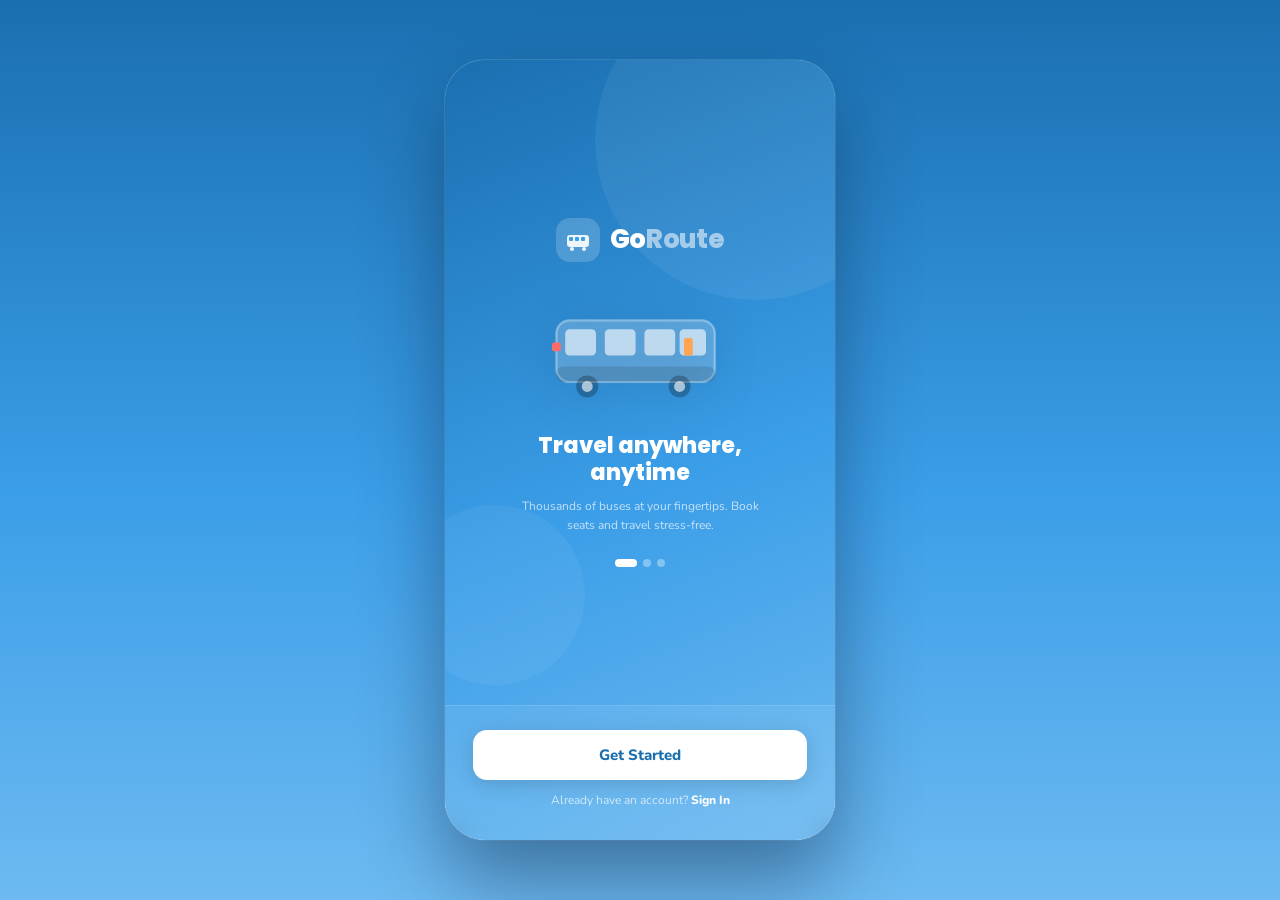
<file: auth.html>
<!DOCTYPE html>
<html lang="en">
<head>
  <meta charset="UTF-8">
  <meta name="viewport" content="width=device-width, initial-scale=1.0, maximum-scale=1.0, user-scalable=no">
  <title>GoRoute | Sign In</title>
  <link rel="icon" href="data:image/svg+xml,<svg xmlns=%22http://www.w3.org/2000/svg%22 viewBox=%220 0 100 100%22><text y=%22.9em%22 font-size=%2290%22>🚌</text></svg>">
  <link rel="preconnect" href="https://fonts.googleapis.com">
  <link href="https://fonts.googleapis.com/css2?family=Nunito:wght@400;600;700;800&family=Poppins:wght@600;700;800&display=swap" rel="stylesheet">
  <script src="assets/js/supabase.js"></script>

  <style>
    *, *::before, *::after { box-sizing: border-box; margin: 0; padding: 0; }

    :root {
      --blue:       #3B9EE8;
      --blue-dark:  #1A6FB0;
      --blue-mid:   #6DBAF1;
      --blue-pale:  #F0F9FF;
      --blue-light: #EBF5FD;
      --accent:     #FF6B6B;
      --amber:      #FFA552;
      --text:       #1A2940;
      --text2:      #4A6080;
      --text3:      #8BA5BE;
      --white:      #FFFFFF;
      --border:     #D6ECFA;
      --bg:         #F4F9FD;
      --radius:     14px;
      --shadow:     0 4px 24px rgba(59,158,232,.12);
    }

    html, body {
      height: 100%;
      font-family: 'Nunito', sans-serif;
      background: linear-gradient(180deg, #1A6FB0 0%, #3B9EE8 55%, #6DBAF1 100%);
      display: flex;
      align-items: center;
      justify-content: center;
      min-height: 100vh;
    }

    /* ─── Phone Shell ─── */
    .phone {
      width: 390px;       /* fixed — never let content stretch the shell */
      min-width: 390px;
      max-width: 390px;
      min-height: 100vh;
      background: var(--bg);
      display: flex;
      flex-direction: column;
      position: relative;
      overflow: hidden;
    }

    @media (max-width: 440px) {
      .phone {
        width: 100%;
        min-width: 0;
        max-width: 100%;
      }
    }

    @media (min-height: 700px) and (min-width: 440px) {
      .phone {
        min-height: 780px;
        max-height: 900px;
        border-radius: 40px;
        box-shadow: 0 40px 80px rgba(10,30,60,.45), 0 0 0 1px rgba(255,255,255,.12);
        overflow: hidden;
      }
      body { padding: 24px; }
    }

    /* ─── Hero Top ─── */
    .auth-hero {
      background: linear-gradient(145deg, var(--blue-dark) 0%, var(--blue) 100%);
      padding: 42px 28px 30px;
      position: relative;
      overflow: hidden;
      flex-shrink: 0;
    }
    .auth-hero::before {
      content: '';
      position: absolute;
      width: 260px; height: 260px;
      border-radius: 50%;
      background: rgba(255,255,255,.07);
      top: -80px; right: -60px;
    }
    .auth-hero::after {
      content: '';
      position: absolute;
      width: 160px; height: 160px;
      border-radius: 50%;
      background: rgba(255,255,255,.05);
      bottom: -40px; left: -20px;
    }

    .hero-logo {
      display: flex;
      align-items: center;
      gap: 10px;
      margin-bottom: 24px;
      position: relative; z-index: 1;
    }
    .hero-icon {
      width: 42px; height: 42px;
      background: rgba(255,255,255,.18);
      border-radius: 13px;
      display: flex; align-items: center; justify-content: center;
      backdrop-filter: blur(4px);
    }
    .hero-wordmark {
      font-family: 'Poppins', sans-serif;
      font-size: 23px;
      font-weight: 800;
      color: #fff;
      letter-spacing: -.3px;
    }
    .hero-wordmark span { color: rgba(255,255,255,.72); }

    .hero-bus {
      display: block;
      margin: 0 auto 16px;
      position: relative; z-index: 1;
      width: 180px;
      height: 90px;
    }
    .hero-text {
      position: relative; z-index: 1;
      text-align: center;
    }
    .hero-text h1 {
      font-family: 'Poppins', sans-serif;
      font-size: 24px;
      font-weight: 800;
      color: #fff;
      line-height: 1.15;
      margin-bottom: 5px;
    }
    .hero-text p {
      font-size: 12px;
      color: rgba(255,255,255,.68);
      line-height: 1.6;
      max-width: 250px;
      margin: 0 auto;
    }

    /* ─── Form Card ─── */
    .auth-body {
      flex: 1;
      background: linear-gradient(180deg, #F8FBFF 0%, #EEF7FF 100%);
      border-radius: 30px 30px 0 0;
      margin-top: -22px;
      padding: 24px 22px 28px;
      overflow-y: auto;
      position: relative;
      z-index: 2;
    }

    /* ─── Tab Switch ─── */
    .tab-switch {
      display: flex;
      background: var(--blue-light);
      border-radius: 14px;
      padding: 4px;
      margin-bottom: 20px;
    }
    .tab-btn {
      flex: 1;
      width: 0; /* combined with flex:1 forces equal widths regardless of label length */
      padding: 10px 8px;
      border: none;
      border-radius: 10px;
      background: none;
      font-family: 'Nunito', sans-serif;
      font-size: 13px;
      font-weight: 700;
      color: var(--text2);
      cursor: pointer;
      transition: all .2s;
      white-space: nowrap;
      text-align: center;
    }
    .tab-btn.active {
      background: var(--white);
      color: var(--blue-dark);
      box-shadow: 0 2px 10px rgba(59,158,232,.14);
    }

    /* ─── Forms ─── */
    .auth-form { display: none; }
    .auth-form.active { display: block; }

    .field { margin-bottom: 12px; }
    .field label {
      display: block;
      font-size: 9px;
      font-weight: 700;
      color: var(--text2);
      letter-spacing: .7px;
      text-transform: uppercase;
      margin-bottom: 6px;
    }
    .input-wrap { position: relative; }
    .input-wrap svg.icon {
      position: absolute;
      left: 13px; top: 50%;
      transform: translateY(-50%);
      width: 15px; height: 15px;
      color: var(--text3);
      pointer-events: none;
    }
    .input-wrap input {
      width: 100%;
      padding: 12px 14px 12px 38px;
      background: var(--white);
      border: 1.5px solid var(--border);
      border-radius: 12px;
      font-family: 'Nunito', sans-serif;
      font-size: 14px;
      color: var(--text);
      outline: none;
      transition: border-color .2s, box-shadow .2s;
    }
    .input-wrap input:focus {
      border-color: var(--blue);
      box-shadow: 0 0 0 3px rgba(59,158,232,.1);
    }
    .input-wrap input::placeholder { color: var(--text3); }

    .field-row {
      display: grid;
      grid-template-columns: 1fr 1fr;
      gap: 8px;
    }

    /* ─── Submit Button ─── */
    .auth-btn {
      width: 100%;
      padding: 13px;
      background: linear-gradient(180deg, var(--blue) 0%, var(--blue-dark) 100%);
      color: #fff;
      border: none;
      border-radius: 13px;
      font-family: 'Nunito', sans-serif;
      font-size: 15px;
      font-weight: 800;
      cursor: pointer;
      margin-top: 4px;
      transition: background .2s, transform .1s, box-shadow .2s;
      box-shadow: 0 6px 18px rgba(59,158,232,.28);
      display: flex;
      align-items: center;
      justify-content: center;
      gap: 8px;
    }
    .auth-btn:active { transform: scale(.98); }
    .auth-btn:hover  { background: var(--blue-dark); }

    /* ─── Alert ─── */
    .alert {
      padding: 11px 14px;
      border-radius: 10px;
      font-size: 12px;
      font-weight: 700;
      margin-bottom: 14px;
      display: none;
      line-height: 1.5;
    }
    .alert.error   { background: #FFF0F0; border: 1px solid #FFCDD2; color: #C0392B; }
    .alert.success { background: #F0FFF4; border: 1px solid #C6F6D5; color: #276749; }
    .alert.show    { display: block; }

    /* ─── Divider ─── */
    .or-divider {
      display: flex;
      align-items: center;
      gap: 12px;
      margin: 18px 0;
      color: var(--text3);
      font-size: 11px;
      font-weight: 700;
    }
    .or-divider::before,
    .or-divider::after {
      content: '';
      flex: 1;
      height: 1px;
      background: var(--border);
    }

    /* ─── Footer note ─── */
    .auth-note {
      text-align: center;
      font-size: 11px;
      color: var(--text3);
      margin-top: 16px;
      line-height: 1.6;
    }
    .auth-note a {
      color: var(--blue);
      font-weight: 700;
      text-decoration: none;
    }

    /* ─── Password toggle ─── */
    .pw-toggle {
      position: absolute;
      right: 13px; top: 50%;
      transform: translateY(-50%);
      background: none;
      border: none;
      cursor: pointer;
      color: var(--text3);
      padding: 0;
      display: flex;
      align-items: center;
    }

    /* ─── Spinner ─── */
    .spinner {
      display: inline-block;
      width: 15px; height: 15px;
      border: 2px solid rgba(255,255,255,.35);
      border-top-color: #fff;
      border-radius: 50%;
      animation: spin .7s linear infinite;
    }
    @keyframes spin { to { transform: rotate(360deg); } }

    /* ─── Splash Screen ─── */
    .splash-screen {
      position: absolute;
      inset: 0;
      background: linear-gradient(160deg, var(--blue-dark) 0%, var(--blue) 55%, #6DBAF1 100%);
      display: flex;
      flex-direction: column;
      z-index: 10;
      overflow: hidden;
    }
    .splash-screen.hidden {
      pointer-events: none;
      animation: splashFadeOut .35s ease forwards;
    }
    @keyframes splashFadeOut {
      to { opacity: 0; transform: scale(1.04); }
    }
    .splash-top {
      flex: 1;
      display: flex;
      flex-direction: column;
      align-items: center;
      justify-content: center;
      padding: 48px 32px 28px;
      position: relative;
    }
    .splash-top::before {
      content: '';
      position: absolute;
      width: 320px; height: 320px;
      border-radius: 50%;
      background: rgba(255,255,255,.06);
      top: -80px; right: -80px;
    }
    .splash-top::after {
      content: '';
      position: absolute;
      width: 180px; height: 180px;
      border-radius: 50%;
      background: rgba(255,255,255,.05);
      bottom: 20px; left: -40px;
    }
    .splash-logo {
      display: flex;
      align-items: center;
      gap: 10px;
      margin-bottom: 32px;
      position: relative; z-index: 1;
    }
    .splash-logo-icon {
      width: 44px; height: 44px;
      background: rgba(255,255,255,.18);
      border-radius: 14px;
      display: flex; align-items: center; justify-content: center;
      backdrop-filter: blur(4px);
    }
    .splash-wordmark {
      font-family: 'Poppins', sans-serif;
      font-size: 26px;
      font-weight: 800;
      color: #fff;
      letter-spacing: -.3px;
    }
    .splash-wordmark span { color: rgba(255,255,255,.55); }
    .splash-bus {
      position: relative; z-index: 1;
      margin-bottom: 28px;
      filter: drop-shadow(0 8px 24px rgba(0,0,0,.2));
    }
    .splash-tagline {
      font-family: 'Poppins', sans-serif;
      font-size: 22px;
      font-weight: 800;
      color: #fff;
      text-align: center;
      line-height: 1.25;
      margin-bottom: 10px;
      position: relative; z-index: 1;
    }
    .splash-sub {
      font-size: 12px;
      color: rgba(255,255,255,.7);
      text-align: center;
      line-height: 1.6;
      max-width: 260px;
      position: relative; z-index: 1;
    }
    .splash-dots {
      display: flex;
      gap: 6px;
      margin-top: 24px;
      position: relative; z-index: 1;
    }
    .splash-dot {
      width: 8px; height: 8px;
      border-radius: 50%;
      background: rgba(255,255,255,.35);
    }
    .splash-dot.active {
      width: 22px;
      border-radius: 4px;
      background: #fff;
    }
    .splash-bottom {
      background: rgba(255,255,255,.08);
      backdrop-filter: blur(12px);
      border-top: 1px solid rgba(255,255,255,.12);
      padding: 24px 28px 32px;
    }
    .splash-get-started {
      display: block;
      width: 100%;
      padding: 15px;
      background: #fff;
      color: var(--blue-dark);
      border: none;
      border-radius: var(--radius);
      font-family: 'Nunito', sans-serif;
      font-size: 15px;
      font-weight: 800;
      cursor: pointer;
      margin-bottom: 12px;
      transition: transform .15s, box-shadow .15s;
      box-shadow: 0 4px 20px rgba(0,0,0,.15);
    }
    .splash-get-started:active { transform: scale(.98); }
    .splash-have-account {
      text-align: center;
      font-size: 12px;
      color: rgba(255,255,255,.7);
    }
    .splash-have-account a {
      color: #fff;
      font-weight: 800;
      text-decoration: none;
    }

    /* ─── Terms ─── */
    .terms-row {
      display: flex;
      align-items: flex-start;
      gap: 8px;
      margin: 10px 0 4px;
    }
    .terms-row input[type=checkbox] { margin-top: 2px; flex-shrink: 0; accent-color: var(--blue); }
    .terms-row label { font-size: 11px; color: var(--text3); line-height: 1.5; font-weight: 600; }
    .terms-row label a { color: var(--blue); text-decoration: none; font-weight: 700; }
  </style>
</head>
<body>

<div class="phone">

  <!-- ── Splash / Onboarding ── -->
  <div class="splash-screen" id="splashScreen">
    <div class="splash-top">
      <div class="splash-logo">
        <div class="splash-logo-icon">
          <svg width="24" height="24" viewBox="0 0 24 24" fill="none">
            <rect x="1" y="7" width="22" height="12" rx="3" fill="rgba(255,255,255,.9)"/>
            <rect x="3"  y="9" width="4" height="4" rx="1" fill="#3B9EE8"/>
            <rect x="9"  y="9" width="4" height="4" rx="1" fill="#3B9EE8"/>
            <rect x="15" y="9" width="4" height="4" rx="1" fill="#3B9EE8"/>
            <circle cx="6"  cy="21" r="2" fill="rgba(255,255,255,.9)"/>
            <circle cx="18" cy="21" r="2" fill="rgba(255,255,255,.9)"/>
          </svg>
        </div>
        <div class="splash-wordmark">Go<span>Route</span></div>
      </div>

      <svg class="splash-bus" width="220" height="110" viewBox="0 0 80 50" fill="none">
        <rect x="2"  y="12" width="72" height="28" rx="6" fill="rgba(255,255,255,.2)"/>
        <rect x="2"  y="12" width="72" height="28" rx="6" stroke="rgba(255,255,255,.35)" stroke-width="1"/>
        <rect x="6"  y="16" width="14" height="12" rx="2" fill="rgba(255,255,255,.6)"/>
        <rect x="24" y="16" width="14" height="12" rx="2" fill="rgba(255,255,255,.6)"/>
        <rect x="42" y="16" width="14" height="12" rx="2" fill="rgba(255,255,255,.6)"/>
        <rect x="58" y="16" width="12" height="12" rx="2" fill="rgba(255,255,255,.6)"/>
        <rect x="2"  y="33" width="72" height="7"  rx="3" fill="rgba(0,0,0,.12)"/>
        <circle cx="16" cy="42" r="5" fill="rgba(0,0,0,.25)"/>
        <circle cx="16" cy="42" r="2.5" fill="rgba(255,255,255,.6)"/>
        <circle cx="58" cy="42" r="5" fill="rgba(0,0,0,.25)"/>
        <circle cx="58" cy="42" r="2.5" fill="rgba(255,255,255,.6)"/>
        <rect x="60" y="20" width="4" height="8" rx="1" fill="#FFA552"/>
        <rect x="0"  y="22" width="4" height="4"  rx="1" fill="#FF6B6B"/>
      </svg>

      <div class="splash-tagline">Travel anywhere,<br>anytime</div>
      <div class="splash-sub">Thousands of buses at your fingertips. Book seats and travel stress-free.</div>

      <div class="splash-dots">
        <div class="splash-dot active"></div>
        <div class="splash-dot"></div>
        <div class="splash-dot"></div>
      </div>
    </div>

    <div class="splash-bottom">
      <button class="splash-get-started" onclick="dismissSplash('signup')">Get Started</button>
      <div class="splash-have-account">Already have an account? <a href="#" onclick="dismissSplash('login'); return false;">Sign In</a></div>
    </div>
  </div>

  <!-- ── Hero ── -->
  <div class="auth-hero">
    <div class="hero-logo">
      <div class="hero-icon">
        <svg width="22" height="22" viewBox="0 0 24 24" fill="none">
          <rect x="1" y="7" width="22" height="12" rx="3" fill="rgba(255,255,255,.9)"/>
          <rect x="3" y="9" width="4" height="4" rx="1" fill="#3B9EE8"/>
          <rect x="9" y="9" width="4" height="4" rx="1" fill="#3B9EE8"/>
          <rect x="15" y="9" width="4" height="4" rx="1" fill="#3B9EE8"/>
          <circle cx="6"  cy="21" r="2" fill="rgba(255,255,255,.9)"/>
          <circle cx="18" cy="21" r="2" fill="rgba(255,255,255,.9)"/>
        </svg>
      </div>
      <div class="hero-wordmark">Go<span>Route</span></div>
    </div>

    <svg class="hero-bus" width="180" height="90" viewBox="0 0 80 50" fill="none">
      <rect x="2" y="12" width="72" height="28" rx="6" fill="rgba(255,255,255,.18)"/>
      <rect x="6"  y="16" width="14" height="12" rx="2" fill="rgba(255,255,255,.55)"/>
      <rect x="24" y="16" width="14" height="12" rx="2" fill="rgba(255,255,255,.55)"/>
      <rect x="42" y="16" width="14" height="12" rx="2" fill="rgba(255,255,255,.55)"/>
      <rect x="58" y="16" width="12" height="12" rx="2" fill="rgba(255,255,255,.55)"/>
      <rect x="2"  y="33" width="72" height="7" rx="3" fill="rgba(255,255,255,.1)"/>
      <circle cx="16" cy="42" r="5" fill="rgba(255,255,255,.2)"/>
      <circle cx="16" cy="42" r="2.5" fill="rgba(255,255,255,.7)"/>
      <circle cx="58" cy="42" r="5" fill="rgba(255,255,255,.2)"/>
      <circle cx="58" cy="42" r="2.5" fill="rgba(255,255,255,.7)"/>
      <rect x="60" y="20" width="4" height="8" rx="1" fill="#FFA552"/>
      <rect x="0"  y="22" width="4" height="4" rx="1" fill="#FF6B6B"/>
    </svg>

    <div class="hero-text">
      <h1>Book · Travel · Explore</h1>
      <p>Fast, reliable bus booking across the Philippines.</p>
    </div>
  </div>

  <!-- ── Form Body ── -->
  <div class="auth-body">

    <div id="alertBox" class="alert error"></div>

    <!-- Tab Switch -->
    <div class="tab-switch">
      <button class="tab-btn active" id="loginTab" onclick="switchAuthTab('login')">Sign In</button>
      <button class="tab-btn" id="signupTab" onclick="switchAuthTab('signup')">Create Account</button>
    </div>

    <!-- ── LOGIN FORM ── -->
    <form class="auth-form active" id="loginForm" onsubmit="handleLogin(event)">
      <div class="field">
        <label for="loginEmail">Email Address</label>
        <div class="input-wrap">
          <svg class="icon" viewBox="0 0 24 24" fill="none" stroke="currentColor" stroke-width="2" stroke-linecap="round" stroke-linejoin="round"><path d="M4 4h16c1.1 0 2 .9 2 2v12c0 1.1-.9 2-2 2H4c-1.1 0-2-.9-2-2V6c0-1.1.9-2 2-2z"/><polyline points="22,6 12,13 2,6"/></svg>
          <input type="email" id="loginEmail" placeholder="you@email.com" autocomplete="email" required>
        </div>
      </div>

      <div class="field">
        <label for="loginPassword">Password</label>
        <div class="input-wrap">
          <svg class="icon" viewBox="0 0 24 24" fill="none" stroke="currentColor" stroke-width="2" stroke-linecap="round" stroke-linejoin="round"><rect x="3" y="11" width="18" height="11" rx="2"/><path d="M7 11V7a5 5 0 0 1 10 0v4"/></svg>
          <input type="password" id="loginPassword" placeholder="Your password" autocomplete="current-password" required>
          <button type="button" class="pw-toggle" onclick="togglePw('loginPassword', this)" tabindex="-1">
            <svg width="16" height="16" viewBox="0 0 24 24" fill="none" stroke="currentColor" stroke-width="2" stroke-linecap="round" stroke-linejoin="round"><path d="M1 12s4-8 11-8 11 8 11 8-4 8-11 8-11-8-11-8z"/><circle cx="12" cy="12" r="3"/></svg>
          </button>
        </div>
      </div>

      <button type="submit" class="auth-btn" id="loginBtn">Sign In</button>

      <div class="auth-note" style="margin-top:16px;">
        Forgot your password? <a href="#" onclick="handleForgotPassword(event)">Reset it</a>
      </div>
    </form>

    <!-- ── SIGNUP FORM ── -->
    <form class="auth-form" id="signupForm" onsubmit="handleSignup(event)">
      <div class="field-row">
        <div class="field">
          <label for="signupFirst">First Name</label>
          <div class="input-wrap">
            <svg class="icon" viewBox="0 0 24 24" fill="none" stroke="currentColor" stroke-width="2" stroke-linecap="round" stroke-linejoin="round"><path d="M20 21v-2a4 4 0 0 0-4-4H8a4 4 0 0 0-4 4v2"/><circle cx="12" cy="7" r="4"/></svg>
            <input type="text" id="signupFirst" placeholder="Maria" autocomplete="given-name" required>
          </div>
        </div>
        <div class="field">
          <label for="signupLast">Last Name</label>
          <div class="input-wrap">
            <svg class="icon" viewBox="0 0 24 24" fill="none" stroke="currentColor" stroke-width="2" stroke-linecap="round" stroke-linejoin="round"><path d="M20 21v-2a4 4 0 0 0-4-4H8a4 4 0 0 0-4 4v2"/><circle cx="12" cy="7" r="4"/></svg>
            <input type="text" id="signupLast" placeholder="Santos" autocomplete="family-name" required>
          </div>
        </div>
      </div>

      <div class="field">
        <label for="signupEmail">Email Address</label>
        <div class="input-wrap">
          <svg class="icon" viewBox="0 0 24 24" fill="none" stroke="currentColor" stroke-width="2" stroke-linecap="round" stroke-linejoin="round"><path d="M4 4h16c1.1 0 2 .9 2 2v12c0 1.1-.9 2-2 2H4c-1.1 0-2-.9-2-2V6c0-1.1.9-2 2-2z"/><polyline points="22,6 12,13 2,6"/></svg>
          <input type="email" id="signupEmail" placeholder="you@email.com" autocomplete="email" required>
        </div>
      </div>

      <div class="field">
        <label for="signupPhone">Mobile Number</label>
        <div class="input-wrap">
          <svg class="icon" viewBox="0 0 24 24" fill="none" stroke="currentColor" stroke-width="2" stroke-linecap="round" stroke-linejoin="round"><rect x="5" y="2" width="14" height="20" rx="2"/><line x1="12" y1="18" x2="12.01" y2="18"/></svg>
          <input type="tel" id="signupPhone" placeholder="+63 912 345 6789" autocomplete="tel">
        </div>
      </div>

      <div class="field">
        <label for="signupPassword">Password</label>
        <div class="input-wrap">
          <svg class="icon" viewBox="0 0 24 24" fill="none" stroke="currentColor" stroke-width="2" stroke-linecap="round" stroke-linejoin="round"><rect x="3" y="11" width="18" height="11" rx="2"/><path d="M7 11V7a5 5 0 0 1 10 0v4"/></svg>
          <input type="password" id="signupPassword" placeholder="Min. 8 characters" autocomplete="new-password" required minlength="8">
          <button type="button" class="pw-toggle" onclick="togglePw('signupPassword', this)" tabindex="-1">
            <svg width="16" height="16" viewBox="0 0 24 24" fill="none" stroke="currentColor" stroke-width="2" stroke-linecap="round" stroke-linejoin="round"><path d="M1 12s4-8 11-8 11 8 11 8-4 8-11 8-11-8-11-8z"/><circle cx="12" cy="12" r="3"/></svg>
          </button>
        </div>
      </div>

      <div class="terms-row">
        <input type="checkbox" id="agreeTerms" required>
        <label for="agreeTerms">I agree to the <a href="#">Terms of Service</a> and <a href="#">Privacy Policy</a></label>
      </div>

      <button type="submit" class="auth-btn" id="signupBtn">Create Account</button>
    </form>

  </div><!-- /auth-body -->
</div><!-- /phone -->

<script src="assets/js/app.js"></script>
<script>
  // ── Splash dismiss ──
  function dismissSplash(tab) {
    const splash = document.getElementById('splashScreen');
    splash.classList.add('hidden');
    splash.addEventListener('animationend', () => splash.remove(), { once: true });
    if (tab) switchAuthTab(tab);
  }

  // ── Tab switcher ──
  function switchAuthTab(tab) {
    document.getElementById('loginForm').classList.toggle('active', tab === 'login');
    document.getElementById('signupForm').classList.toggle('active', tab === 'signup');
    document.getElementById('loginTab').classList.toggle('active', tab === 'login');
    document.getElementById('signupTab').classList.toggle('active', tab === 'signup');
    hideAlert();
  }

  // ── Password visibility toggle ──
  function togglePw(inputId, btn) {
    const input = document.getElementById(inputId);
    const isText = input.type === 'text';
    input.type = isText ? 'password' : 'text';
    btn.innerHTML = isText
      ? `<svg width="16" height="16" viewBox="0 0 24 24" fill="none" stroke="currentColor" stroke-width="2" stroke-linecap="round" stroke-linejoin="round"><path d="M1 12s4-8 11-8 11 8 11 8-4 8-11 8-11-8-11-8z"/><circle cx="12" cy="12" r="3"/></svg>`
      : `<svg width="16" height="16" viewBox="0 0 24 24" fill="none" stroke="currentColor" stroke-width="2" stroke-linecap="round" stroke-linejoin="round"><path d="M17.94 17.94A10.07 10.07 0 0 1 12 20c-7 0-11-8-11-8a18.45 18.45 0 0 1 5.06-5.94M9.9 4.24A9.12 9.12 0 0 1 12 4c7 0 11 8 11 8a18.5 18.5 0 0 1-2.16 3.19m-6.72-1.07a3 3 0 1 1-4.24-4.24"/><line x1="1" y1="1" x2="23" y2="23"/></svg>`;
  }

  // ── Alert helpers (used by app.js) ──
  function showAlert(msg, type = 'error') {
    const el = document.getElementById('alertBox');
    el.textContent = msg;
    el.className = `alert ${type} show`;
    el.scrollIntoView({ behavior: 'smooth', block: 'nearest' });
  }
  function hideAlert() {
    const el = document.getElementById('alertBox');
    el.className = 'alert error';
  }

  // ── Login handler (calls app.js handleLogin) ──
  async function handleLogin(e) {
    e.preventDefault();
    hideAlert();
    const btn = document.getElementById('loginBtn');
    btn.innerHTML = '<span class="spinner"></span> Signing in…';
    btn.disabled = true;

    const email    = document.getElementById('loginEmail').value.trim();
    const password = document.getElementById('loginPassword').value;

    const { error } = await sb.auth.signInWithPassword({ email, password });

    if (error) {
      showAlert(error.message);
      btn.innerHTML = 'Sign In';
      btn.disabled = false;
    } else {
      btn.innerHTML = '✓ Redirecting…';
      if (email.toLowerCase() === 'admin@goroute.com') {
        window.location.href = 'admin.html';
      } else {
        window.location.replace('index.html');
      }
    }
  }

  // ── Signup handler ──
  async function handleSignup(e) {
    e.preventDefault();
    hideAlert();
    const btn = document.getElementById('signupBtn');
    btn.innerHTML = '<span class="spinner"></span> Creating…';
    btn.disabled = true;

    const first    = document.getElementById('signupFirst').value.trim();
    const last     = document.getElementById('signupLast').value.trim();
    const email    = document.getElementById('signupEmail').value.trim();
    const phone    = document.getElementById('signupPhone').value.trim();
    const password = document.getElementById('signupPassword').value;

    const { data, error } = await sb.auth.signUp({
      email,
      password,
      options: {
        data: { first_name: first, last_name: last, phone },
        emailRedirectTo: window.location.origin + '/auth.html'
      }
    });

    if (error) {
      showAlert(error.message);
      btn.innerHTML = 'Create Account';
      btn.disabled = false;
      return;
    }

    // Insert profile row
    if (data.user) {
      await sb.from('users').insert([{
        id: data.user.id,
        first_name: first,
        last_name: last,
        email,
        phone,
        role: 'passenger'
      }]);
    }

    showAlert('Account created! Check your email to confirm.', 'success');
    btn.innerHTML = 'Create Account';
    btn.disabled = false;
    switchAuthTab('login');
  }

  // ── Forgot password ──
  async function handleForgotPassword(e) {
    e.preventDefault();
    const email = document.getElementById('loginEmail').value.trim();
    if (!email) { showAlert('Enter your email above first.'); return; }
    const { error } = await sb.auth.resetPasswordForEmail(email, {
      redirectTo: window.location.origin + '/auth.html'
    });
    if (error) showAlert(error.message);
    else showAlert('Reset link sent! Check your inbox.', 'success');
  }
</script>
</body>
</html>
</file>
<file: assets/css/style.css>
/* ═══════════════════════════════════════════════════════
    GoRoute | style.css
    ═══════════════════════════════════════════════════════ */

  *, *::before, *::after { box-sizing: border-box; margin: 0; padding: 0; }

  :root {
    --blue:       #3B9EE8;
    --blue-dark:  #1A6FB0;
    --blue-mid:   #6DBAF1;
    --blue-pale:  #F0F9FF;
    --blue-light: #EBF5FD;
    --accent:     #FF6B6B;
    --amber:      #FFA552;
    --text:       #1A2940;
    --text2:      #4A6080;
    --text3:      #8BA5BE;
    --white:      #FFFFFF;
    --border:     #D6ECFA;
    --bg:         #F4F9FD;
    --card:       #FFFFFF;
    --radius:     14px;
    --shadow:     0 4px 24px rgba(59,158,232,.12);
    
    --shell-bg:   linear-gradient(180deg, #F8FCFF 0%, var(--bg) 100%);
    --green:      #22C55E;
    --green-pale: #E8F9EE;
    --green-dark: #166534;
    --amber-pale: #FFF3E0;
    --amber-dark: #F57C00;
    --purple:     #A855F7;
    --purple-light: #F3E8FF;
    --accent-pale: #FEF2F2;
  }

  html, body {
    height: 100%;
    font-family: 'Nunito', sans-serif;
    background: var(--bg);
    color: var(--text);
  }

  /* ════════════════════════════════════════
   DARK MODE THEME
════════════════════════════════════════ */
[data-theme="dark"] {
  --blue:       #3B9EE8;
  --blue-dark:  #6DBAF1;  /* Lightened for readability */
  --blue-mid:   #2374AB;
  --blue-pale:  #1E293B;  /* Dark slate surface */
  --blue-light: #0F172A;  /* Deeper slate surface */
  --accent:     #FF6B6B;
  --amber:      #FFA552;
  --text:       #F8FAFC;  /* White text */
  --text2:      #CBD5E1;  /* Light gray text */
  --text3:      #64748B;  /* Muted gray text */
  --white:      #1E293B;  /* White elements become dark slate */
  --border:     #334155;  /* Dark borders */
  --bg:         #020617;  /* Deepest space background */
  --card:       #0F172A;
  --shadow:     0 4px 24px rgba(0,0,0,.4);
  
  --shell-bg:   var(--bg);
  --green:      #22C55E;
  --green-pale: #064E3B;
  --green-dark: #86EFAC;
  --amber-pale: #78350F;
  --amber-dark: #FCD34D;
  --purple:     #C084FC;
  --purple-light: #4C1D95;
  --accent-pale: #7F1D1D;
}

  /* ════════════════════════════════════════
    SPINNER
  ════════════════════════════════════════ */
  .spinner {
    display: inline-block;
    width: 15px; height: 15px;
    border: 2px solid rgba(255,255,255,.35);
    border-top-color: #fff;
    border-radius: 50%;
    animation: spin .7s linear infinite;
    vertical-align: middle;
    margin-right: 6px;
  }
  @keyframes spin { to { transform: rotate(360deg); } }

  /* ════════════════════════════════════════
    ALERT BOX
  ════════════════════════════════════════ */
  .alert {
    padding: 12px 16px;
    border-radius: 10px;
    font-size: 13px;
    font-weight: 600;
    margin-bottom: 16px;
    display: none;
    line-height: 1.5;
  }
  .alert.error   { background: #FFF0F0; border: 1px solid #FFCDD2; color: #C0392B; display: none; }
  .alert.success { background: #F0FFF4; border: 1px solid #C6F6D5; color: #276749; display: none; }
  .alert.show    { display: block; }

  /* ════════════════════════════════════════
    AUTH PAGE — LAYOUT
  ════════════════════════════════════════ */
  .auth-wrapper {
    min-height: 100vh;
    display: grid;
    grid-template-columns: 1fr 1fr;
  }

  /* ── Left Hero Panel ── */
  .hero-panel {
    background: linear-gradient(145deg, var(--blue-dark) 0%, var(--blue) 60%, var(--blue-mid) 100%);
    display: flex;
    flex-direction: column;
    align-items: center;
    justify-content: center;
    padding: 48px;
    position: relative;
    overflow: hidden;
  }
  .hero-panel::before {
    content: '';
    position: absolute;
    width: 420px; height: 420px;
    border-radius: 50%;
    background: rgba(255,255,255,.05);
    top: -100px; left: -120px;
  }
  .hero-panel::after {
    content: '';
    position: absolute;
    width: 300px; height: 300px;
    border-radius: 50%;
    background: rgba(255,255,255,.04);
    bottom: -80px; right: -60px;
  }
  .hero-logo {
    display: flex;
    align-items: center;
    gap: 12px;
    margin-bottom: 48px;
    z-index: 1;
  }
  .hero-logo-icon {
    width: 48px; height: 48px;
    background: rgba(255,255,255,.2);
    border-radius: 14px;
    display: flex; align-items: center; justify-content: center;
  }
  .hero-logo-icon svg { width: 28px; height: 28px; }
  .hero-logo-text {
    font-family: 'Poppins', sans-serif;
    font-size: 28px;
    font-weight: 800;
    color: #fff;
    letter-spacing: -0.5px;
  }
  .hero-logo-text span { color: rgba(255,255,255,.65); }
  .hero-bus-wrap { z-index: 1; margin-bottom: 40px; }
  .hero-bus-wrap svg { width: 280px; height: auto; }
  .hero-headline {
    font-family: 'Poppins', sans-serif;
    font-size: 32px;
    font-weight: 800;
    color: #fff;
    text-align: center;
    line-height: 1.2;
    margin-bottom: 14px;
    z-index: 1;
  }
  .hero-panel .hero-sub {
    font-size: 14px;
    color: rgba(255,255,255,.72);
    text-align: center;
    line-height: 1.7;
    max-width: 340px;
    z-index: 1;
  }
  .hero-stats {
    display: flex;
    gap: 32px;
    margin-top: 40px;
    z-index: 1;
  }
  .stat { text-align: center; }
  .stat-num {
    font-family: 'Poppins', sans-serif;
    font-size: 22px;
    font-weight: 800;
    color: #fff;
  }
  .stat-label {
    font-size: 11px;
    color: rgba(255,255,255,.6);
    margin-top: 2px;
  }

  /* ── Right Form Panel ── */
  .form-panel {
    display: flex;
    flex-direction: column;
    align-items: center;
    justify-content: center;
    padding: 48px;
    overflow-y: auto;
  }
  .form-card {
    width: 100%;
    max-width: 420px;
  }
  .form-title {
    font-family: 'Poppins', sans-serif;
    font-size: 26px;
    font-weight: 800;
    color: var(--blue-dark);
    margin-bottom: 6px;
  }
  .form-subtitle {
    font-size: 14px;
    color: var(--text2);
    margin-bottom: 32px;
    line-height: 1.6;
  }

  /* ── Tab Switcher (Auth) ── */
  .tab-switch {
    display: flex;
    background: var(--blue-light);
    border-radius: 12px;
    padding: 4px;
    margin-bottom: 28px;
  }
  .tab-btn {
    flex: 1;
    padding: 9px;
    border: none;
    border-radius: 9px;
    background: none;
    font-family: 'Nunito', sans-serif;
    font-size: 14px;
    font-weight: 700;
    color: var(--text2);
    cursor: pointer;
    transition: all .2s;
  }
  .tab-btn.active {
    background: var(--white);
    color: var(--blue-dark);
    box-shadow: 0 2px 8px rgba(59,158,232,.15);
  }

  /* ── Form Fields (Auth) ── */
  .field { margin-bottom: 16px; }
  .field label {
    display: block;
    font-size: 11px;
    font-weight: 700;
    color: var(--text2);
    letter-spacing: .5px;
    text-transform: uppercase;
    margin-bottom: 6px;
  }
  .input-wrap { position: relative; }
  .input-wrap svg.icon {
    position: absolute;
    left: 14px; top: 50%;
    transform: translateY(-50%);
    width: 16px; height: 16px;
    color: var(--text3);
  }
  .input-wrap input {
    width: 100%;
    padding: 12px 14px 12px 40px;
    background: var(--blue-pale);
    border: 1.5px solid var(--border);
    border-radius: var(--radius);
    font-family: 'Nunito', sans-serif;
    font-size: 14px;
    color: var(--text);
    outline: none;
    transition: border-color .2s, box-shadow .2s;
  }
  .input-wrap input:focus {
    border-color: var(--blue);
    box-shadow: 0 0 0 3px rgba(59,158,232,.12);
  }
  .input-wrap input::placeholder { color: var(--text3); }
  .toggle-pw {
    position: absolute;
    right: 14px; top: 50%;
    transform: translateY(-50%);
    background: none; border: none;
    font-family: 'Nunito', sans-serif;
    font-size: 12px; font-weight: 700;
    color: var(--blue-dark);
    cursor: pointer;
  }
  .name-row { display: grid; grid-template-columns: 1fr 1fr; gap: 12px; }

  /* Forgot password link */
  .forgot-row {
    text-align: right;
    margin-top: -8px;
    margin-bottom: 20px;
  }
  .forgot-row a {
    font-size: 13px;
    font-weight: 700;
    color: var(--blue-dark);
    text-decoration: none;
  }

  /* Submit button */
  .submit-btn {
    width: 100%;
    padding: 13px;
    background: var(--blue);
    color: #fff;
    border: none;
    border-radius: var(--radius);
    font-family: 'Nunito', sans-serif;
    font-size: 15px;
    font-weight: 800;
    cursor: pointer;
    transition: background .2s, transform .1s;
    margin-bottom: 20px;
  }
  .submit-btn:hover    { background: var(--blue-dark); }
  .submit-btn:active   { transform: scale(.98); }
  .submit-btn:disabled { opacity: .6; cursor: not-allowed; }

  /* Divider (auth "or continue with") */
  .divider {
    display: flex;
    align-items: center;
    gap: 12px;
    margin-bottom: 20px;
  }
  .divider-line { flex: 1; height: 1px; background: var(--border); }
  .divider-text { font-size: 12px; color: var(--text3); }

  /* Social buttons */
  .social-row { display: grid; grid-template-columns: 1fr 1fr; gap: 12px; margin-bottom: 24px; }
  .social-btn {
    display: flex;
    align-items: center;
    justify-content: center;
    gap: 8px;
    padding: 11px;
    border: 1.5px solid var(--border);
    border-radius: var(--radius);
    background: var(--white);
    font-family: 'Nunito', sans-serif;
    font-size: 13px;
    font-weight: 700;
    color: var(--text2);
    cursor: pointer;
    transition: border-color .2s, box-shadow .2s;
  }
  .social-btn:hover {
    border-color: var(--blue-mid);
    box-shadow: var(--shadow);
  }
  .social-btn svg { width: 18px; height: 18px; }

  /* Switch auth link */
  .switch-link {
    text-align: center;
    font-size: 13px;
    color: var(--text2);
  }
  .switch-link a {
    color: var(--blue-dark);
    font-weight: 700;
    text-decoration: none;
  }

  /* Terms checkbox row */
  .terms-row {
    display: flex;
    align-items: flex-start;
    gap: 10px;
    margin-bottom: 20px;
  }
  .terms-row input[type="checkbox"] {
    width: 16px; height: 16px;
    accent-color: var(--blue);
    flex-shrink: 0;
    margin-top: 2px;
  }
  .terms-row label {
    font-size: 12px;
    color: var(--text2);
    line-height: 1.6;
    text-transform: none;
    letter-spacing: 0;
    font-weight: 400;
  }
  .terms-row label a { color: var(--blue-dark); font-weight: 700; }

  /* OTP Panel */
  .otp-panel { display: none; text-align: center; }
  .otp-panel.show { display: block; }
  .otp-icon {
    width: 64px; height: 64px;
    background: var(--blue-light);
    border-radius: 50%;
    display: flex; align-items: center; justify-content: center;
    margin: 0 auto 16px;
    border: 2px solid var(--blue-mid);
  }
  .otp-boxes {
    display: flex;
    gap: 10px;
    justify-content: center;
    margin: 20px 0;
  }
  .otp-box {
    width: 48px; height: 56px;
    background: var(--blue-pale);
    border: 1.5px solid var(--border);
    border-radius: 12px;
    text-align: center;
    font-family: 'Poppins', sans-serif;
    font-size: 22px;
    font-weight: 800;
    color: var(--blue-dark);
    outline: none;
    transition: border-color .2s, box-shadow .2s;
  }
  .otp-box:focus {
    border-color: var(--blue);
    box-shadow: 0 0 0 3px rgba(59,158,232,.12);
  }
  .resend-row { font-size: 13px; color: var(--text2); margin-bottom: 20px; }
  .resend-row a {
    color: var(--blue-dark);
    font-weight: 700;
    text-decoration: none;
    cursor: pointer;
  }

  /* Hide default browser password eye icon */
  input[type="password"]::-ms-reveal,
  input[type="password"]::-ms-clear { display: none; }

  /* ── Auth Responsive ── */
  /* This ensures the split view stays active until tablet sizes */
  @media screen and (max-width: 1024px) {
    .auth-wrapper { grid-template-columns: 1fr; }
    .hero-panel   { display: none; }
    .form-panel   { padding: 32px 24px; min-height: 100vh; max-width: 600px; margin: 0 auto; }
  }

  @media screen and (max-width: 768px) {
    .screens { grid-template-columns: 1fr; }
    .mobile-bottom-bar {
      position: fixed;
      bottom: 0;
      left: 0;
      width: 100%;
      margin: 0;
      border-radius: 20px 20px 0 0;
      padding-bottom: env(safe-area-inset-bottom, 12px);
      z-index: 1000;
      background: var(--white);
    }
  }

  /* ════════════════════════════════════════
    MAIN APP — TOP HEADER
  ════════════════════════════════════════ */
/* Updated Main Shell */
  .shell {
    width: 95%;
    max-width: 1100px; /* Increased to allow side-by-side view */
    margin: 20px auto;
    background: var(--shell-bg);
    min-height: 90vh;
    display: flex;
    flex-direction: column;
    border-radius: 24px;
    padding: 20px;
    position: relative;
  }

  /* The Two-Column Container */
  .split-view-container {
    display: flex;
    flex-direction: column; /* Stacks on mobile */
    gap: 24px;
    width: 100%;
  }

  @media screen and (min-width: 900px) {
    .split-view-container {
      flex-direction: row; /* Side-by-side for desktop */
      align-items: flex-start;
    }

    .results-screen {
      flex: 1.3; /* Left side (Results) takes more room */
    }

    .seat-screen {
      flex: 0.7; /* Right side (Seat Selection) is narrower */
      position: sticky; /* Keeps it visible while you scroll results */
      top: 20px;
    }
  }
  .header {
    display: flex;
    align-items: center;
    justify-content: space-between;
    padding: 14px 20px;
    margin: -20px -20px 16px;   /* break out of shell's 20px padding */
    position: sticky;
    top: 0;
    z-index: 100;
    background: var(--card);
    border-bottom: 1px solid var(--border);
  }
  .logo {
    font-family: 'Poppins', sans-serif;
    font-weight: 700;
    font-size: 22px;
    color: var(--blue-dark);
  }
  .logo span  { color: var(--blue); }
  .logo small {
    font-size: 11px;
    font-weight: 500;
    color: var(--text3);
    display: block;
    letter-spacing: 1px;
  }
  .profile-chip {
    width: 40px;
    height: 40px;
    border: 1.5px solid var(--border);
    border-radius: 50%;
    background: linear-gradient(145deg, var(--card) 0%, var(--blue-pale) 100%);
    box-shadow: 0 4px 12px rgba(59,158,232,.12);
    display: inline-flex;
    align-items: center;
    justify-content: center;
    cursor: pointer;
    padding: 0;
    transition: transform .2s ease, box-shadow .2s ease, border-color .2s ease;
  }
  .profile-chip:hover {
    transform: translateY(-1px);
    border-color: var(--blue-mid);
    box-shadow: 0 6px 16px rgba(59,158,232,.16);
  }
  .profile-chip:focus-visible {
    outline: 3px solid rgba(59,158,232,.18);
    outline-offset: 2px;
  }
  .profile-chip-avatar {
    width: 100%;
    height: 100%;
    border-radius: 50%;
    display: inline-flex;
    align-items: center;
    justify-content: center;
    font-family: 'Poppins', sans-serif;
    font-size: 14px;
    font-weight: 800;
    color: var(--blue-dark);
    letter-spacing: .2px;
    background: var(--blue-pale);
    background-size: cover;
    background-position: center;
    overflow: hidden;
  }
  .profile-chip-avatar.has-photo {
    color: transparent;
    text-indent: -9999px;
  }

  /* ════════════════════════════════════════
    SCREEN CARDS
  ════════════════════════════════════════ */
  .screens {
    display: block;
    overflow-y: auto;
    overflow-x: hidden;
    scroll-behavior: smooth;
  }
  .screen-label {
    font-size: 10px;
    font-weight: 700;
    letter-spacing: 1.2px;
    color: var(--text3);
    text-align: center;
    padding: 4px 0 3px;
    text-transform: uppercase;
  }
  .screen {
    background: var(--card);
    border-radius: 20px;
    border: 1.5px solid var(--border);
    overflow: visible;
    box-shadow: var(--shadow);
  }

  /* ════════════════════════════════════════
    HERO / SEARCH SCREEN
  ════════════════════════════════════════ */
  .hero-screen {
    background: linear-gradient(180deg, var(--blue-light) 0%, var(--blue-pale) 100%);
    padding: 18px 16px 16px;
    text-align: center;
    border-radius: 22px;
  }
  .bus-illustration {
    width: 78px;
    height: 48px;
    margin: 0 auto 10px;
    display: block;
  }
  .hero-screen h2 {
    font-family: 'Poppins', sans-serif;
    font-size: 17px;
    font-weight: 700;
    color: var(--blue-dark);
    margin-bottom: 3px;
  }
  .hero-screen p {
    font-size: 12px;
    color: var(--text2);
    margin-bottom: 12px;
  }
  .search-card {
    background: var(--card);
    border-radius: 14px;
    padding: 14px;
    box-shadow: 0 2px 10px rgba(59,158,232,.12);
    text-align: left;
  }
  .input-row {
    display: flex;
    align-items: center;
    gap: 12px;
    margin-bottom: 10px;
  }
  .dot {
    width: 12px;
    height: 12px;
    border-radius: 50%;
    flex-shrink: 0;
  }
  .dot.orange { background: var(--amber); }
  .fake-input {
    flex: 1;
    background: var(--blue-pale);
    border-radius: 8px;
    padding: 8px 10px;
    font-size: 12px;
    color: var(--text2);
    border: 1px solid var(--border);
  }
  /* .swap-btn (small inline variant removed – superseded by absolute-positioned definition below) */

  /* ── Date Selection Pills ── */
  .date-pills-container {
    display: flex;
    gap: 8px;
    margin-bottom: 14px;
  }

  .date-row {
    display: flex;
    gap: 8px;
    margin-bottom: 12px;
  }

  .date-pill {
    flex: 1;
    padding: 9px 0;
    background: var(--card);
    border: 1.5px solid var(--blue-mid);
    border-radius: 10px;
    color: var(--text2);
    font-family: 'Nunito', sans-serif;
    font-weight: 700;
    font-size: 12px;
    cursor: pointer;
    transition: all 0.2s ease;
    text-align: center;
  }

  /* The Active State (The Blue highlight) */
  .date-pill.active {
    background: var(--blue-light);
    border-color: var(--blue);
    color: var(--blue-dark);
    font-weight: 700;
  }

  .date-pill.active-pill {
    background: var(--blue-light);
    border-color: var(--blue-mid);
    color: var(--blue-dark);
    font-weight: 700;
  }

  /* ── Location Swap Button ── */
  .swap-btn {
    width: 36px;
    height: 36px;
    background: var(--blue-pale);
    border: 1px solid var(--border);
    border-radius: 50%;
    display: flex;
    align-items: center;
    justify-content: center;
    cursor: pointer;
    color: #1A6FB0;
    transition: all 0.2s ease;
    position: absolute;
    right: 16px;
    top: 50%;
    transform: translateY(-50%);
    z-index: 10;
    box-shadow: 0 2px 6px rgba(0,0,0,0.05);
    font-size: 18px;
    font-weight: 600;
    font-family: 'Nunito', sans-serif;
  }

  .swap-btn:hover {
    background: var(--blue-light);
    transform: translateY(-50%) scale(1.05);
  }

  .swap-btn svg {
    width: 16px;
    height: 16px;
  }

  /* ── Multi-City Styles ── */
  .route-segment {
    position: relative;
    transition: all 0.3s ease;
    margin-bottom: 16px;
  }

  /* Add a dashed line between multiple routes */
  .route-segment + .route-segment {
    margin-top: 0;
    padding-top: 16px;
    border-top: 1px dashed var(--border);
  }

  .add-route-btn {
    width: 100%;
    padding: 14px;
    background: transparent;
    border: 1.5px dashed #3B9EE8;
    color: #1A6FB0;
    border-radius: 12px;
    font-weight: 600;
    font-size: 14px;
    cursor: pointer;
    margin-bottom: 16px;
    transition: all 0.2s ease;
    font-family: 'Nunito', sans-serif;
  }

  .add-route-btn:hover {
    background: var(--blue-pale);
  }

  .remove-route-btn {
    background: var(--accent-pale);
    border: none;
    color: var(--accent);
    padding: 4px 8px;
    border-radius: 6px;
    font-size: 11px;
    font-weight: 700;
    cursor: pointer;
    font-family: 'Nunito', sans-serif;
  }

  /* ── City Suggestions Dropdown ── */
  .city-suggestions {
    position: absolute;
    top: 100%;
    left: 0;
    width: 100%;
    background: var(--card);
    border: 1px solid var(--border);
    border-radius: 8px;
    box-shadow: 0 8px 16px rgba(0, 0, 0, 0.08);
    z-index: 100;
    list-style: none;
    padding: 0;
    margin: 4px 0 0 0;
    max-height: 200px;
    overflow-y: auto;
    display: none;
  }

  .city-suggestions li {
    padding: 12px 16px;
    font-size: 14px;
    color: var(--text);
    cursor: pointer;
    border-bottom: 1px solid var(--border);
    transition: background 0.2s;
    font-family: 'Nunito', sans-serif;
  }

  .city-suggestions li:last-child {
    border-bottom: none;
  }

  .city-suggestions li:hover {
    background: var(--blue-pale);
    color: var(--blue-dark);
    font-weight: 600;
  }

  .search-btn,
  .primary-btn {
    width: 100%;
    padding: 10px;
    background: var(--blue);
    color: #fff;
    border: none;
    border-radius: 10px;
    font-family: 'Nunito', sans-serif;
    font-size: 13px;
    font-weight: 700;
    cursor: pointer;
    transition: background .2s;
  }
  .search-btn:hover,
  .primary-btn:hover { background: var(--blue-dark); }

  .sr-only {
    position: absolute;
    width: 1px;
    height: 1px;
    padding: 0;
    margin: -1px;
    overflow: hidden;
    clip: rect(0, 0, 0, 0);
    white-space: nowrap;
    border-width: 0;
  }

  .search-container {
    background: var(--card);
    padding: 14px;
    max-width: 100%;
    overflow: visible;
    border-radius: 18px;
    display: flex;
    flex-direction: column;
    gap: 10px;
    border: 1px solid rgba(214,236,250,.9);
    box-shadow: 0 8px 20px rgba(59,158,232,.10);
  }

  #searchScreen .input-row {
    gap: 10px;
  }

  #searchScreen .finput {
    background: var(--card);
    border-radius: 10px;
    padding: 10px 12px;
    font-size: 13px;
  }

  #searchScreen select.finput {
    background-color: var(--card);
    font-size: 13px;
  }

  /* .input-row already defined above */

  /* Container for the second row */
  .input-row-flex {
    display: flex;
    align-items: center;
    gap: 10px;
    width: 100%;
  }

  /* Make the select box grow to fill the middle space */
  .input-row-flex select {
    flex: 1;
    min-width: 0;
  }

  /* Blue and orange dot color variants */
  .dot-blue { background-color: #3B9EE8; }
  .dot-orange { background-color: #F2994A; }

  .swap-btn-side {
    width: 36px;
    height: 36px;
    background: var(--blue-pale);
    border: 1.5px solid var(--blue-mid);
    border-radius: 50%;
    color: var(--blue-dark);
    display: flex;
    align-items: center;
    justify-content: center;
    cursor: pointer;
    flex-shrink: 0;
    font-size: 16px;
    transition: all 0.2s ease;
    box-shadow: 0 4px 10px rgba(59,158,232,.12);
  }

  .swap-btn-side:hover {
    background: var(--blue-light);
    border-color: var(--blue);
  }

  .find-buses-btn {
    background: linear-gradient(180deg, var(--blue) 0%, var(--blue-dark) 100%);
    color: white;
    border: none;
    padding: 13px;
    border-radius: 14px;
    font-weight: 700;
    font-size: 15px;
    cursor: pointer;
    margin-top: 4px;
    box-shadow: 0 6px 16px rgba(59,158,232,.22);
  }
  .find-buses-btn:hover { background: #1A6FB0; }

  /* ════════════════════════════════════════
    BOTTOM NAVIGATION
  ════════════════════════════════════════ */
  .navigation {
    background: var(--card);
    border-radius: 24px 24px 0 0;
    display: flex;
    justify-content: center;
    align-items: center;
    box-shadow: 0 -4px 24px rgba(0, 0, 0, 0.06);
    border-top: 1px solid var(--border);
    position: relative;
    padding-bottom: env(safe-area-inset-bottom, 0px);
  }

  .navigation ul {
    display: flex;
    width: 100%;
    height: 70px;
    padding: 0;
    margin: 0;
    position: relative;
  }

  .navigation ul li {
    position: relative;
    list-style: none;
    flex: 1;
    z-index: 1;
  }

  .navigation ul li a {
    position: relative;
    display: flex;
    justify-content: center;
    align-items: center;
    flex-direction: column;
    width: 100%;
    height: 70px;
    text-align: center;
    font-weight: 500;
    text-decoration: none;
    -webkit-tap-highlight-color: transparent;
  }

  .navigation ul li a .icon {
    position: relative;
    display: flex;
    align-items: center;
    justify-content: center;
    height: 24px;
    transition: 0.5s;
    color: var(--text3);
  }

  .navigation ul li a .icon svg {
    width: 24px;
    height: 24px;
  }

  /* Move active icon up */
  .navigation ul li.active a .icon {
    transform: translateY(-32px);
    color: #ffffff;
  }

  /* Hide text by default, show when active */
  .navigation ul li a .text {
    position: absolute;
    color: var(--blue-dark);
    font-weight: 800;
    font-size: 11px;
    letter-spacing: 0.05em;
    transition: 0.5s;
    opacity: 0;
    transform: translateY(20px);
  }

  .navigation ul li.active a .text {
    opacity: 1;
    transform: translateY(10px);
  }

  /* The moving indicator circle */
  .indicator {
    position: absolute;
    top: -35px;
    left: 0;
    width: 70px;
    height: 70px;
    background: var(--blue);
    border-radius: 50%;
    border: 6px solid var(--bg);
    transition: transform 0.5s cubic-bezier(0.4, 0.0, 0.2, 1);
    z-index: 0;
  }

  /* The left liquid curve */
  .indicator::before {
    content: '';
    position: absolute;
    top: 50%;
    left: -22px;
    width: 20px;
    height: 20px;
    background: transparent;
    border-top-right-radius: 20px;
    box-shadow: 1px -10px 0 0 var(--bg);
  }

  /* The right liquid curve */
  .indicator::after {
    content: '';
    position: absolute;
    top: 50%;
    right: -22px;
    width: 20px;
    height: 20px;
    background: transparent;
    border-top-left-radius: 20px;
    box-shadow: -1px -10px 0 0 var(--bg);
  }

  /* Mobile bottom bar container */
  .mobile-bottom-bar {
    max-width: 400px;
    margin: 14px auto 0;
    position: relative;
  }

  /* ════════════════════════════════════════
    RESULTS SCREEN & BUS CARDS
  ════════════════════════════════════════ */
  .results-screen { padding: 14px; }
  #ticketsScreen .results-screen {
    background: linear-gradient(180deg, var(--blue-light) 0%, var(--blue-pale) 100%);
    border-radius: 22px;
    display: flex;
    flex-direction: column;
    min-height: 0;
    padding: 14px 12px 12px;
  }
  #ticketsScreen .screen-label {
    padding-bottom: 2px;
  }
  .tickets-header {
    display: flex;
    justify-content: space-between;
    align-items: center;
    margin-bottom: 12px;
  }
  .tickets-title {
    font-size: 12px;
    font-weight: 800;
    color: var(--blue-dark);
    text-transform: uppercase;
    letter-spacing: .5px;
  }
  .route-header {
    display: flex;
    align-items: center;
    justify-content: space-between;
    margin-bottom: 12px;
  }
  .route-title {
    display: flex;
    align-items: center;
    gap: 6px;
    font-size: 13px;
    font-weight: 700;
    color: var(--blue-dark);
  }
  .arrow-right {
    width: 18px; height: 8px;
    position: relative;
    display: flex; align-items: center;
  }
  .arrow-right::before {
    content: '';
    position: absolute;
    left: 0; right: 6px;
    height: 2px;
    background: var(--blue);
  }
  .arrow-right::after {
    content: '';
    position: absolute;
    right: 0;
    border: 4px solid transparent;
    border-left-color: var(--blue);
  }
  .date-badge  { font-size: 10px; color: var(--text3); font-weight: 500; }
  .filter-row  { display: flex; gap: 5px; margin-bottom: 10px; }
  .filter-chip {
    padding: 4px 10px;
    border-radius: 20px;
    font-size: 10px;
    font-weight: 600;
    background: var(--blue-pale);
    border: 1px solid var(--border);
    color: var(--text2);
    cursor: pointer;
  }
  .filter-chip.active {
    background: var(--blue-light);
    border-color: var(--blue);
    color: var(--blue-dark);
  }
  .bus-card {
    background: var(--blue-pale);
    border-radius: 12px;
    padding: 10px;
    margin-bottom: 8px;
    border: 1px solid var(--border);
    cursor: pointer;
    transition: border-color .2s, box-shadow .2s;
  }
  .bus-card:hover  { border-color: var(--blue-mid); box-shadow: 0 2px 10px rgba(59,158,232,.12); }
  .bus-card.featured {
    background: var(--blue-light);
    border-color: var(--blue-mid);
  }
  .bus-name  { font-size: 12px; font-weight: 700; color: var(--text); margin-bottom: 2px; }
  .bus-type  { font-size: 10px; color: var(--text3); margin-bottom: 6px; }
  /* ── Fix for the Bus Card Layout ── */
.bus-row {
  display: flex;
  align-items: center;
  justify-content: space-between;
  gap: 15px; /* Adds space so times don't touch the duration */
  width: 100%;
  margin: 10px 0;
}

/* .duration defined below */

/* ── Fix for the Peso Price ── */
.price {
  font-size: 18px;
  font-weight: 800;
  color: var(--accent);
  white-space: nowrap;
  flex-shrink: 0; /* Prevents the price from being squashed */
}
  .time-block { text-align: left; }
  .time-block .time  { font-size: 13px; font-weight: 800; color: var(--blue-dark); }
  .time-block .place { font-size: 9px; color: var(--text3); }
  .duration {
    font-size: 10px;
    color: var(--text2);
    flex: 1;
    text-align: center;
    position: relative;
    white-space: nowrap;
    overflow: hidden;
}
  /* .price defined above with flex-shrink:0 and white-space:nowrap */
  .seats-left { font-size: 9px; color: var(--text3); text-align: right; }

  /* ════════════════════════════════════════
    SEAT SCREEN
  ════════════════════════════════════════ */
  .seat-screen { padding: 14px; }
  .seat-legend {
    display: flex;
    gap: 8px;
    margin-bottom: 10px;
    justify-content: center;
  }
  .legend-item {
    display: flex;
    align-items: center;
    gap: 4px;
    font-size: 9px;
    color: var(--text2);
  }
  .legend-dot { width: 10px; height: 10px; border-radius: 3px; }
  .ld-booked   { background: var(--border); }
  .ld-avail    { background: var(--blue-light); border: 1px solid var(--blue); }
  .ld-selected { background: var(--blue); }

  /* 2+2 seat grid layout */
  .seat-grid {
    display: grid;
    grid-template-columns: 32px 32px 20px 32px 32px;
    gap: 8px;
    margin: 0 auto 16px;
    justify-content: center;
  }
  .seat {
    width: 100%;
    height: 32px;
    border-radius: 6px;
    display: flex;
    align-items: center;
    justify-content: center;
    font-size: 10px;
    font-weight: 700;
    transition: all .2s ease;
  }
  .seat.booked {
    background: var(--bg);
    color: var(--text3);
    cursor: not-allowed;
    border: 1px solid transparent;
  }
  .seat.avail {
    background: var(--card);
    border: 1px solid var(--blue-mid);
    color: var(--blue-dark);
    cursor: pointer;
  }
  .seat.avail:hover { background: var(--blue-light); transform: scale(1.05); }
  .seat.selected {
    background: var(--blue);
    color: var(--white);
    border: 1px solid var(--blue);
    transform: scale(1.08);
  }
  .aisle { width: 100%; height: 100%; }
  .seat-footer {
    background: var(--blue-pale);
    border-radius: 10px;
    padding: 10px 12px;
    display: flex;
    align-items: center;
    justify-content: space-between;
    border: 1px solid var(--border);
    margin-bottom: 8px;
  }
  .sf-info { font-size: 10px; color: var(--text2); }
  .sf-info strong { color: var(--text); display: block; font-size: 13px; }
  .proceed-btn {
    background: var(--blue);
    color: #fff;
    border: none;
    border-radius: 8px;
    padding: 8px 16px;
    font-size: 11px;
    font-weight: 700;
    cursor: pointer;
    font-family: 'Nunito', sans-serif;
    transition: background .2s;
  }
  .proceed-btn:hover { background: var(--blue-dark); }

  /* ════════════════════════════════════════
    MY TICKETS SCREEN
  ════════════════════════════════════════ */

  /* ── My Tickets list — only the cards scroll, title stays pinned above ── */
  #myTicketsList {
    overflow-y: auto;
    overflow-x: hidden;
    max-height: calc(100vh - 220px); /* app header + screen title row + bottom nav */
    padding-right: 2px; /* keeps card shadows from being clipped */
    min-height: 0;
    flex: 1;
  }

  /* ── BULLETPROOF TICKET DESIGN ── */
  .ticket-card {
    background: var(--card) !important;
    border: 1px solid var(--border) !important;
    border-left: 5px solid var(--blue-dark) !important;
    border-radius: 18px !important;
    padding: 14px 14px 12px !important;
    margin-bottom: 10px !important;
    display: flex !important;
    justify-content: space-between !important;
    box-shadow: 0 8px 20px rgba(59,158,232,.08) !important;
    font-family: 'Nunito', 'Poppins', sans-serif !important; /* Forces the clean font */
  }

  .ticket-left {
    display: flex;
    flex-direction: column;
    gap: 4px;
    text-align: left;
  }

  .ticket-right {
    display: flex;
    flex-direction: column;
    align-items: flex-end;
    justify-content: space-between;
    text-align: right;
    min-width: 86px;
    gap: 14px;
  }

  /* Exact Typography & Colors */
  .ticket-card .ticket-no { font-size: 10px !important; color: var(--text3) !important; letter-spacing: .3px; text-transform: uppercase; }
  .ticket-card .ticket-route { font-size: 17px !important; font-weight: 800 !important; color: var(--blue-dark) !important; display: flex; align-items: center; gap: 8px; margin: 1px 0; line-height: 1.1; }
  .ticket-card .ticket-route .arrow { color: var(--text3) !important; font-size: 14px !important; font-weight: 400 !important; }
  .ticket-card .ticket-time { font-size: 13px !important; font-weight: 600 !important; color: var(--text) !important; }
  .ticket-card .ticket-time .arrow { color: var(--text3) !important; font-weight: 400 !important; font-size: 12px !important; margin: 0 4px !important; }
  .ticket-card .ticket-meta-info { font-size: 11px !important; color: var(--text3) !important; }

  /* The Pill Badges */
  .ticket-card .status-badge { 
    padding: 5px 11px !important;
    border-radius: 999px !important;
    font-size: 10px !important;
    font-weight: 700 !important; 
    display: inline-block;
  }
  .ticket-card .status-confirmed { background: var(--blue-light) !important; color: var(--blue-dark) !important; }
  .ticket-card .status-upcoming { background: var(--amber-pale) !important; color: var(--amber-dark) !important; }
  .ticket-card .status-completed { background: var(--bg) !important; color: var(--text3) !important; }

  .ticket-card .ticket-date { font-size: 11px !important; color: var(--text3) !important; font-weight: 500 !important; }

  /* ════════════════════════════════════════
    WALLET SCREEN
  ════════════════════════════════════════ */
  .wallet-screen { padding: 14px; }
  .wallet-hero {
    background: linear-gradient(135deg, var(--blue) 0%, var(--blue-dark) 100%);
    border-radius: 16px;
    padding: 24px 16px;
    margin-bottom: 12px;
    text-align: center;
    color: #fff;
    box-shadow: 0 8px 20px rgba(26,111,176,.25);
  }
  .wallet-balance {
    font-size: 36px;
    font-weight: 800;
    margin-bottom: 4px;
    letter-spacing: -0.5px;
  }
  .wallet-label {
    font-size: 11px;
    opacity: .85;
    margin-bottom: 16px;
    text-transform: uppercase;
    letter-spacing: 1px;
  }
  /* .add-money-btn defined below */

  /* Passbook */
  .passbook {
    background: var(--blue-pale);
    border-radius: 12px;
    overflow-y: auto;
    overflow-x: hidden;
    border: 1px solid var(--border);
    max-height: calc(100vh - 320px);
  }
  .passbook-title {
    padding: 10px 12px;
    font-size: 11px;
    font-weight: 700;
    color: var(--text2);
    border-bottom: 1px solid var(--border);
    text-transform: uppercase;
    letter-spacing: .5px;
    position: sticky;
    top: 0;
    z-index: 1;
    background: var(--card);
  }
  .txn-row {
    display: flex;
    align-items: center;
    justify-content: space-between;
    padding: 10px 12px;
    border-bottom: 1px solid var(--border);
  }
  .txn-row:last-child { border-bottom: none; }
  .txn-desc  { font-size: 12px; color: var(--text); font-weight: 600; }
  .txn-date  { font-size: 10px; color: var(--text3); margin-top: 2px; }
  .txn-amt   { font-size: 13px; font-weight: 800; white-space: nowrap; }
  .txn-amt.credit { color: var(--green); }
  .txn-amt.debit  { color: var(--accent); }

  /* ── Wallet Screen UI ── */
  .wallet-card {
    background: var(--blue);
    background: linear-gradient(135deg, #3B9EE8 0%, #1A6FB0 100%);
    border-radius: 16px;
    padding: 28px 20px;
    text-align: center;
    color: white;
    margin: 16px 0 24px;
    box-shadow: 0 8px 24px rgba(59, 158, 232, 0.3);
  }

  .wallet-title {
    font-size: 13px;
    font-weight: 500;
    opacity: 0.9;
    margin-bottom: 8px;
  }

  .wallet-amount {
    font-size: 40px;
    font-weight: 800;
    margin-bottom: 16px;
    letter-spacing: -1px;
  }

  .add-money-btn {
    background: transparent;
    border: 1.5px solid rgba(255, 255, 255, 0.6);
    color: white;
    padding: 8px 24px;
    border-radius: 20px;
    font-size: 13px;
    font-weight: 700;
    cursor: pointer;
    transition: all 0.2s ease;
  }

  .add-money-btn:hover { background: rgba(255, 255, 255, 0.15); border-color: white; }
  .add-money-btn:active { transform: scale(.95); }

  /* ── Booking Success Screen ─────────────────────────────────────────────── */
  .success-hero {
    text-align: center;
    padding: 18px 16px 8px;
  }
  /* .check-ring defined below (compact variant) */
  /* .hero-title defined below */
  /* .hero-sub defined below */
  #successScreen .ticket-card,
  .ticket-top,
  .ticket-body,
  .success-wallet-card {
    background: var(--card);
  }
  #successScreen .ticket-card {
    border-radius: 18px;
    border: 1px solid var(--border);
    overflow: hidden;
    box-shadow: var(--shadow);
    margin: 16px 0 12px;
  }
  .ticket-top {
    padding: 18px 18px 14px;
    background: linear-gradient(135deg, var(--card) 0%, var(--blue-pale) 100%);
    border-bottom: 1px dashed #D6ECFA;
  }
  .ticket-route {
    display: flex;
    align-items: center;
    gap: 10px;
    font-family: 'Poppins', sans-serif;
    font-size: 18px;
    font-weight: 800;
    color: var(--blue-dark);
    line-height: 1.2;
  }
  .route-arrow {
    width: 22px;
    height: 2px;
    background: var(--blue-mid);
    position: relative;
    border-radius: 999px;
    flex-shrink: 0;
  }
  .route-arrow::after {
    content: '';
    position: absolute;
    right: -1px;
    top: -3px;
    width: 7px;
    height: 7px;
    border-top: 2px solid var(--blue-mid);
    border-right: 2px solid var(--blue-mid);
    transform: rotate(45deg);
  }
  .ticket-operator {
    margin-top: 8px;
    font-size: 12px;
    color: var(--text2);
    font-weight: 700;
  }
  .ticket-ref {
    margin-top: 6px;
    font-size: 11px;
    color: var(--text3);
    font-weight: 700;
    letter-spacing: .4px;
  }
  .ticket-body {
    padding: 16px 18px 18px;
  }
  .tear {
    height: 14px;
    background: repeating-linear-gradient(90deg, transparent 0 10px, var(--card) 10px 20px);
    position: relative;
  }
  .tear::before,
  .tear::after {
    content: '';
    position: absolute;
    left: 0;
    right: 0;
    height: 1px;
    background: var(--border);
  }
  .tear::before { top: 0; }
  .tear::after { bottom: 0; }
  .info-grid {
    display: grid;
    /* This will stack the boxes vertically on very small phones */
    grid-template-columns: repeat(auto-fit, minmax(135px, 1fr)); 
    gap: 12px;
}
  .info-cell {
  background: var(--blue-pale);
  border: 1px solid var(--border);
  border-radius: 14px;
  padding: 12px;
  min-width: 0; /* Critical: prevents children from pushing past container */
}
  .info-lbl {
    font-size: 10px;
    font-weight: 800;
    color: var(--text3);
    text-transform: uppercase;
    letter-spacing: 0.5px;
    margin-bottom: 2px;
  }
  .info-val {
    font-size: 13px;
    font-weight: 700;
    color: var(--text);
    /* Safety for long names */
    white-space: nowrap;
    overflow: hidden;
    text-overflow: ellipsis; 
}
  .info-val.accent { color: var(--blue-dark); }
  .info-val.green { color: var(--green); }
  .amount-row {
  background: var(--green-pale);
  border-radius: 12px;
  padding: 14px;
  display: flex;
  align-items: center;
  justify-content: space-between;
  gap: 12px; /* Safety gap */
  margin-top: 10px;
}
  .amount-lbl {
    font-size: 10px;
    text-transform: uppercase;
    letter-spacing: .5px;
    color: var(--text3);
    font-weight: 700;
    margin-bottom: 3px;
  }
  .wallet-note {
    font-size: 12px;
    color: var(--text2);
    font-weight: 600;
  }
  .amount-val {
  font-family: 'Poppins', sans-serif;
  font-size: 20px;
  font-weight: 700;
  color: var(--blue-dark);
  flex-shrink: 0; /* Price will never squash */
}
  .barcode-strip {
    border-top: 1px dashed var(--border);
    padding: 12px 18px 16px;
    display: flex;
    align-items: center;
    justify-content: space-between;
    gap: 12px;
  }
  .barcode {
    display: flex;
    align-items: flex-end;
    min-height: 36px;
  }
  .bar {
    border-radius: 1px;
  }
  .ref-code {
    font-size: 11px;
    color: var(--text3);
    font-weight: 700;
    letter-spacing: .4px;
    white-space: nowrap;
  }
  .success-wallet-card {
    display: flex;
    align-items: center;
    justify-content: space-between;
    margin-top: 12px;
  }
  .wallet-icon {
    width: 40px;
    height: 40px;
    border-radius: 50%;
    background: var(--blue-pale);
    display: flex;
    align-items: center;
    justify-content: center;
    margin-right: 12px;
    flex-shrink: 0;
  }
  .wallet-lbl {
    font-size: 11px;
    color: rgba(255,255,255,.82);
    font-weight: 700;
    text-transform: uppercase;
    letter-spacing: .5px;
    margin-bottom: 4px;
  }
  .wallet-bal {
    font-family: 'Poppins', sans-serif;
    font-size: 22px;
    font-weight: 800;
  }
  .wallet-deducted {
    background: rgba(255,255,255,.18);
    border: 1px solid rgba(255,255,255,.28);
    border-radius: 999px;
    padding: 8px 12px;
    font-weight: 800;
    font-size: 13px;
  }
  .btn-primary,
  .btn-secondary {
    width: 100%;
    border: none;
    border-radius: 12px;
    padding: 12px 14px;
    font-family: 'Nunito', sans-serif;
    font-weight: 800;
    cursor: pointer;
    margin-top: 10px;
    display: flex;
    align-items: center;
    justify-content: center;
    gap: 8px;
  }
  .btn-primary {
    background: var(--blue);
    color: #fff;
  }
  .btn-secondary {
    background: var(--blue-pale);
    color: var(--blue-dark);
  }

  /* ── Passbook UI ── */
  .passbook-container {
    background: var(--card);
    border-radius: 12px;
    border: 1px solid var(--border);
    overflow-y: auto;
    overflow-x: hidden;
    margin-bottom: 24px;
    max-height: calc(100vh - 320px);
  }

  .passbook-header {
    padding: 14px 16px;
    background: var(--blue-pale);
    border-bottom: 1px solid var(--border);
    font-size: 13px;
    font-weight: 700;
    color: var(--blue-dark);
    position: sticky;
    top: 0;
    z-index: 1;
  }

  .transaction-row {
    padding: 16px;
    display: flex;
    justify-content: space-between;
    align-items: center;
    border-bottom: 1px solid var(--border);
  }

  .transaction-row:last-child { border-bottom: none; }

  .tx-title { font-size: 13px; font-weight: 600; color: var(--text); margin-bottom: 4px; }
  .tx-date { font-size: 11px; color: var(--text3); }
  .tx-amt { font-size: 14px; font-weight: 700; }

  .tx-plus { color: var(--green); }
  .tx-minus { color: var(--accent); }

  /* ════════════════════════════════════════
    BOOKING FORM SCREEN
  ════════════════════════════════════════ */
  .booking-screen { padding: 14px; }
  .booking-topbar {
    background: var(--blue);
    margin: -14px -14px 14px;
    padding: 14px;
    display: flex;
    justify-content: space-between;
    align-items: center;
  }
  .booking-topbar .route    { color: #fff; font-size: 13px; font-weight: 700; }
  .booking-topbar .bus-info { color: rgba(255,255,255,.8); font-size: 10px; margin-top: 2px; }

  .passenger-block { margin-bottom: 12px; }
  .passenger-title {
    font-size: 10px;
    font-weight: 800;
    color: var(--blue-dark);
    letter-spacing: .5px;
    text-transform: uppercase;
    margin-bottom: 8px;
  }
  .form-row { margin-bottom: 8px; }
  .form-row label {
    font-size: 10px;
    font-weight: 600;
    color: var(--text3);
    display: block;
    margin-bottom: 4px;
    text-transform: uppercase;
    letter-spacing: .3px;
  }
  .finput {
    width: 100%;
    background: var(--blue-pale);
    border: 1.5px solid var(--border);
    border-radius: 8px;
    padding: 9px 12px;
    font-size: 12px;
    color: var(--text);
    font-family: 'Nunito', sans-serif;
    outline: none;
    transition: border-color .2s;
  }
  .finput:focus { border-color: var(--blue); }

  /* Clean dropdown styling for select fields */
  select.finput {
    cursor: pointer;
    appearance: none;
    -webkit-appearance: none;
    -moz-appearance: none;
    background-image: url("data:image/svg+xml;charset=UTF-8,%3csvg xmlns='http://www.w3.org/2000/svg' viewBox='0 0 24 24' fill='none' stroke='%2394A3B8' stroke-width='2' stroke-linecap='round' stroke-linejoin='round'%3e%3cpolyline points='6 9 12 15 18 9'%3e%3c/polyline%3e%3c/svg%3e");
    background-repeat: no-repeat;
    background-position: right 14px center;
    background-size: 16px;
    padding-right: 40px;
    font-size: 14px;
    color: var(--text);
    background-color: var(--blue-pale);
  }

  select.finput:invalid { color: var(--text3); }

  .gender-row { display: flex; gap: 6px; }
  .gender-pill {
    flex: 1;
    padding: 5px;
    background: var(--blue-pale);
    border: 1px solid var(--border);
    border-radius: 7px;
    font-size: 10px;
    text-align: center;
    color: var(--text2);
    cursor: pointer;
    font-family: 'Nunito', sans-serif;
  }
  .gender-pill.sel {
    background: var(--blue-light);
    border-color: var(--blue);
    color: var(--blue-dark);
    font-weight: 700;
  }
  /* NOTE: .divider below overrides the auth flex-divider above. Rename one if both are needed simultaneously. */
  .divider { height: 1px; background: var(--border); margin: 10px 0; }
  .book-btn {
    width: 100%;
    padding: 12px;
    background: var(--blue);
    color: #fff;
    border: none;
    border-radius: 12px;
    font-size: 14px;
    font-weight: 800;
    cursor: pointer;
    font-family: 'Nunito', sans-serif;
    margin-top: 12px;
    box-shadow: 0 4px 12px rgba(59,158,232,.3);
    transition: background .2s, transform .1s;
  }
  .book-btn:hover   { background: var(--blue-dark); }
  .book-btn:active  { transform: scale(.98); }
  .book-btn:disabled { opacity: .6; cursor: not-allowed; }

 /* ════════════════════════════════════════
    RESPONSIVE LAYOUT (All Devices)
  ════════════════════════════════════════ */
  
  /* 1. Desktop Screens (Floating Phone UI) */
  @media screen and (min-width: 1025px) {
    .shell {
      max-width: 420px; 
      margin: 40px auto;
      border-radius: 32px;
      min-height: 85vh;
      box-shadow: 0 20px 60px rgba(59, 158, 232, 0.15);
      border: 8px solid #F8FAFC;
      overflow: hidden;
      padding-bottom: 80px; /* Space for the absolute nav */
    }
    .screens { grid-template-columns: 1fr; overflow-y: auto; overflow-x: hidden; }
    .mobile-bottom-bar {
      position: absolute; 
      bottom: 0; left: 0; width: 100%;
      border-radius: 0 0 24px 24px;
      margin: 0;
    }
  }

  /* 2. iPads & Tablets (Centered, comfortable reading width) */
  @media screen and (min-width: 481px) and (max-width: 1024px) {
    body { background: var(--bg); }
    .shell {
      max-width: 600px; /* Wider than a phone, but not stretched across the whole iPad */
      margin: 40px auto;
      border-radius: 24px;
      min-height: 85vh;
      box-shadow: 0 15px 50px rgba(59, 158, 232, 0.12);
      overflow: hidden;
      padding-bottom: 80px; 
    }
    .screens { grid-template-columns: 1fr; overflow-y: auto; overflow-x: hidden; }
    .mobile-bottom-bar {
      position: absolute; /* Keeps it attached to the shell, not the whole screen */
      bottom: 0; left: 0; width: 100%;
      margin: 0;
    }
  }

  /* 3. Mobile Phones (Full Screen, edge-to-edge native app feel) */
  @media screen and (max-width: 480px) {
    body { background: var(--bg); }
    .shell {
      width: 100%;
      max-width: 100%;
      margin: 0;
      border-radius: 0;
      padding: 10px 10px calc(88px + env(safe-area-inset-bottom, 0px)) 10px;
      min-height: 100dvh;
      height: 100dvh !important;
    }
    .header {
      margin: -10px -10px 10px;
      padding: calc(34px + env(safe-area-inset-top, 0px)) 14px 10px;
    }
    .screens {
      grid-template-columns: 1fr;
      min-height: 0;
      padding-bottom: 78px;
      margin-top: -24px;
    }
    .screen-label {
      padding-top: 1px;
      padding-bottom: 3px;
    }
    .hero-screen {
      padding: 16px 14px 14px;
    }
    .results-screen,
    .wallet-screen,
    .settings-screen {
      padding-top: 10px;
    }
    #ticketsScreen .results-screen {
      padding: 12px 10px 10px;
    }
    #myTicketsList {
      max-height: none;
    }
    .tickets-header {
      margin-bottom: 10px;
    }
    .mobile-bottom-bar {
      position: fixed; /* Attaches to the physical bottom of the phone screen */
      bottom: 0;
      left: 0;
      width: 100%;
      max-width: 100%;
      margin: 0;
      z-index: 1000;
    }
  }

  /* 4. Extra Small Phones (e.g., iPhone SE) */
  @media screen and (max-width: 360px) {
    .seat-grid { 
      grid-template-columns: 28px 28px 14px 28px 28px; 
      gap: 4px; 
    }
    .seat { height: 28px; font-size: 8px; }
    .route-title { font-size: 11px; }
    .price { font-size: 12px; }
    .wallet-balance { font-size: 28px; }
    .info-grid { grid-template-columns: 1fr; } 
  }

  /* ── QR Code Modal ── */
  .modal-overlay {
    position: fixed; top: 0; left: 0; width: 100%; height: 100%;
    background: rgba(10, 37, 64, 0.5); /* Dark blue transparent backdrop */
    backdrop-filter: blur(4px);
    display: flex; justify-content: center; align-items: center;
    z-index: 9999;
  }

  .qr-card {
    background: var(--card); border-radius: 24px; padding: 32px 24px;
    width: 85%; max-width: 320px; text-align: center;
    position: relative; box-shadow: 0 20px 40px rgba(0,0,0,0.2);
  }

  .close-btn {
    position: absolute; top: 16px; right: 16px;
    background: var(--blue-pale); border: none; width: 32px; height: 32px;
    border-radius: 50%; cursor: pointer; font-weight: bold; color: var(--text3);
    transition: background 0.2s;
  }
  .close-btn:hover { background: var(--border); color: var(--accent); }

  #qrcode-container {
    margin: 0 auto 20px; padding: 16px; background: var(--card);
    border: 2px dashed var(--border); border-radius: 16px;
    display: flex; justify-content: center;
  }

  .qr-seats { font-size: 20px; font-weight: 800; color: var(--blue); margin-bottom: 8px; }
  .qr-instruction { font-size: 12px; color: var(--text3); line-height: 1.4; } 
  /* max-width: 768px rules merged into block above */
/* ════════════════════════════════════════
    BOOKING SUCCESS SCREEN (COMPLETE & COMPACT)
  ════════════════════════════════════════ */
  
  .success-container { 
    padding: 12px 16px 100px 16px; /* 100px pad guarantees it clears the nav bar */
  }
  
  .check-ring {
    width: 44px; height: 44px; border-radius: 50%;
    background: var(--green-pale);
    border: 1.5px solid var(--green);
    display: flex; align-items: center; justify-content: center;
    margin: 0 auto 8px;
  }
  .check-ring svg { width: 22px; height: 22px; }
  
  .hero-title { font-size: 20px; font-weight: 800; color: var(--text); text-align: center; margin-bottom: 2px; }
  .hero-sub { font-size: 12px; color: var(--text3); text-align: center; margin-bottom: 12px; }

  /* ── Ticket Card ── */
  .st-card {
    background: var(--card);
    border-radius: 16px;
    box-shadow: 0 8px 24px rgba(0,0,0,0.05);
    margin-bottom: 12px;
    overflow: hidden;
  }
  
  .st-header {
    background: var(--blue-dark);
    color: #fff;
    padding: 14px 16px;
    position: relative;
  }
  
  .st-header::before, .st-header::after {
    content: ''; position: absolute; bottom: -8px; 
    width: 16px; height: 16px;
    background: var(--bg);
    border-radius: 50%;
    z-index: 2;
  }
  .st-header::before { left: -8px; }
  .st-header::after { right: -8px; }

  .st-header-route { font-size: 16px; font-weight: 800; display: flex; align-items: center; gap: 8px; margin-bottom: 2px; }
  .st-header-sub { font-size: 11px; color: rgba(255,255,255,0.8); line-height: 1.4; }

  .st-body { padding: 14px 16px 12px; border-top: 1px dashed var(--border); }
  
  .st-grid { 
    display: grid; 
    grid-template-columns: 1fr 1fr; 
    gap: 10px 12px; 
    margin-bottom: 12px; 
  }
  .st-label { font-size: 9px; font-weight: 800; color: var(--text3); text-transform: uppercase; letter-spacing: 0.5px; margin-bottom: 0px; }
  .st-value { font-size: 13px; font-weight: 700; color: var(--blue-mid); }
  .st-value.dark { color: var(--text); }
  .st-value.success { color: var(--green); }

  /* Total Paid Box */
  .st-total {
    background: var(--green-pale);
    border-radius: 12px;
    padding: 10px 12px;
    display: flex; justify-content: space-between; align-items: center;
  }
  .st-total-lbl { font-size: 11px; font-weight: 700; color: var(--green-dark); }
  .st-total-sub { font-size: 10px; color: var(--green); }
  .st-total-amt { font-size: 18px; font-weight: 800; color: var(--green-dark); }

  /* Barcode Section */
  .st-barcode-area { text-align: center; padding: 12px 0 0; border-top: 1px dashed var(--border); margin-top: 12px; }
  .st-barcode-area svg { height: 28px; }
  .st-ref { font-size: 10px; font-weight: 800; color: var(--text3); letter-spacing: 2px; text-transform: uppercase; margin-top: 6px; }

  /* ── Wallet Deduct Card ── */
  .success-wallet {
    background: var(--card);
    border-radius: 16px;
    padding: 10px 14px;
    display: flex; align-items: center; justify-content: space-between;
    box-shadow: 0 4px 12px rgba(0,0,0,0.03);
    margin-bottom: 12px;
    border: 1px solid var(--border);
  }
  .sw-left { display: flex; align-items: center; gap: 12px; }
  .sw-icon { width: 32px; height: 32px; border-radius: 10px; background: var(--blue-pale); display: flex; align-items: center; justify-content: center; color: var(--blue); }
  .sw-icon svg { width: 16px; height: 16px; }
  .sw-lbl { font-size: 11px; font-weight: 700; color: var(--text3); margin-bottom: 2px; }
  .sw-val { font-size: 13px; font-weight: 800; color: var(--blue-dark); }
  .sw-deduct { font-size: 12px; font-weight: 700; color: var(--accent); }

  /* ── Screen Buttons ── */
  .btn-view, .btn-home {
    width: 100%; padding: 12px; border-radius: 12px;
    font-size: 13px; font-weight: 800; font-family: 'Nunito', sans-serif;
    cursor: pointer; display: flex; align-items: center; justify-content: center; gap: 8px;
    transition: transform 0.1s, opacity 0.2s;
    box-sizing: border-box;
  }
  .btn-view:active, .btn-home:active { transform: scale(0.98); }
  .btn-view { background: #3B9EE8; color: #fff; border: none; margin-bottom: 8px; box-shadow: 0 4px 12px rgba(59,158,232,.3); }
  .btn-home { background: var(--card); color: var(--blue-dark); border: 1.5px solid var(--blue-light); }

  /* ════════════════════════════════════════
    SETTINGS / ACCOUNT SCREEN
  ════════════════════════════════════════ */
  .settings-screen { padding: 16px; background: var(--card); }
  
  .settings-header {
    display: flex; align-items: center; justify-content: space-between;
    margin-bottom: 20px;
  }
  .settings-title { font-size: 22px; font-weight: 800; color: var(--blue-dark); }
  
  /* Profile Summary Card */
  .profile-summary {
    background: var(--blue-pale);
    border: 1px solid var(--border);
    border-radius: 16px;
    padding: 16px;
    display: flex; align-items: center; gap: 14px;
    margin-bottom: 20px;
  }
  .ps-avatar { 
    width: 44px; height: 44px; background: var(--border); 
    border-radius: 50%; display: flex; align-items: center; justify-content: center; 
    color: var(--text3); 
  }
  .ps-info { flex: 1; }
  .ps-name { font-size: 15px; font-weight: 800; color: var(--text); }
  .ps-email { font-size: 12px; color: var(--text3); }
  .ps-edit { font-size: 12px; font-weight: 700; color: var(--blue); cursor: pointer; }

  /* Settings Menu Groups */
  .settings-group {
    background: var(--card);
    border: 1px solid var(--border);
    border-radius: 16px;
    margin-bottom: 16px;
    overflow: hidden;
  }
  .settings-item {
    display: flex; align-items: center; padding: 14px 16px;
    border-bottom: 1px solid var(--border); cursor: pointer;
  }
  .settings-item:last-child { border-bottom: none; }
  
  .si-icon { 
    width: 32px; height: 32px; border-radius: 10px; 
    display: flex; align-items: center; justify-content: center; 
    margin-right: 14px; flex-shrink: 0; 
  }
  .si-icon svg { width: 16px; height: 16px; }
  
  /* Icon Colors */
  .ic-blue { background: var(--blue-light); color: var(--blue); }
  .ic-green { background: var(--green-pale); color: var(--green); }
  .ic-orange { background: var(--amber-pale); color: var(--amber); }
  .ic-purple { background: var(--purple-light); color: var(--purple); }
  .ic-gray { background: var(--border); color: var(--text3); }

  .si-text { flex: 1; }
  .si-title { font-size: 13px; font-weight: 800; color: var(--text); margin-bottom: 2px; }
  .si-sub { font-size: 11px; color: var(--text3); }
  .si-arrow { color: var(--text3); font-size: 14px; }

  /* Custom Toggle Switch (Animated) */
  .toggle-switch { 
    width: 42px; height: 24px; background: var(--blue); 
    border-radius: 12px; position: relative; cursor: pointer;
    transition: background 0.3s ease;
  }
  .toggle-switch::after { 
    content: ''; position: absolute; top: 2px; left: 2px; 
    width: 20px; height: 20px; background: var(--card); border-radius: 50%; 
    transition: transform 0.3s cubic-bezier(0.4, 0.0, 0.2, 1);
    transform: translateX(18px); /* ON position */
    box-shadow: 0 2px 4px rgba(0,0,0,0.1);
  }
  
  /* The "Off" State */
  .toggle-switch.off { background: var(--border); }
  .toggle-switch.off::after { transform: translateX(0); /* OFF position */ }

  /* Sign Out Button */
  .btn-signout { 
    display: flex; align-items: center; gap: 14px; 
    padding: 16px; color: #EF4444; font-weight: 800; font-size: 14px; cursor: pointer; 
  }
  .btn-signout svg { width: 18px; height: 18px; }

  .app-version { text-align: center; font-size: 11px; color: var(--text3); margin-top: 24px; font-weight: 600; }

  /* ════════════════════════════════════════
    EDIT PROFILE SCREEN
  ════════════════════════════════════════ */
  .ep-screen { padding: 0 16px 16px; }
  
  /* Curved Blue Hero */
  .ep-hero {
    background: var(--blue);
    margin: 0 -16px 36px;
    padding: 24px 16px 36px;
    border-radius: 0 0 32px 32px;
    position: relative;
    color: #fff;
  }
  .ep-header { display: flex; align-items: center; margin-bottom: 12px; }
  .ep-back { 
    background: rgba(255,255,255,0.2); width: 32px; height: 32px; 
    border-radius: 50%; display: flex; align-items: center; justify-content: center; cursor: pointer; 
  }
  .ep-title { flex: 1; font-size: 18px; font-weight: 800; text-align: center; margin-right: 32px; }
  
  /* Overlapping Avatar */
  .ep-avatar-wrap { position: absolute; bottom: -28px; left: 50%; transform: translateX(-50%); }
  .ep-avatar { 
    width: 76px; height: 76px; background: rgba(255,255,255,0.2); 
    border: 2px solid #fff; border-radius: 50%; 
    display: flex; align-items: center; justify-content: center; backdrop-filter: blur(4px);
  }
  .ep-cam { 
    position: absolute; bottom: 0; right: -2px; width: 26px; height: 26px; 
    background: #000000; border-radius: 50%; display: flex; align-items: center; justify-content: center; 
    color: var(--blue); box-shadow: 0 2px 8px rgba(0,0,0,0.15); 
  }
  
  /* Form Elements */
  .ep-field { margin-bottom: 16px; }
  .ep-label { font-size: 10px; font-weight: 800; color: var(--text3); text-transform: uppercase; letter-spacing: 0.5px; margin-bottom: 6px; display: block; }
  .ep-input-wrap { position: relative; }
  .ep-icon { position: absolute; left: 14px; top: 50%; transform: translateY(-50%); color: var(--text3); }
  .ep-input { 
    width: 100%; background: var(--blue-pale); border: 1px solid var(--border); 
    border-radius: 12px; padding: 12px 14px 12px 40px; font-size: 14px; font-weight: 600; 
    color: var(--text); font-family: 'Nunito', sans-serif; outline: none; 
  }
  .ep-input:focus { border-color: var(--blue); }
  
  .ep-gender-row { display: flex; gap: 8px; }
  .ep-gender-pill { 
    flex: 1; padding: 10px; border: 1px solid var(--border); border-radius: 10px; 
    font-size: 12px; font-weight: 600; text-align: center; color: var(--text3); cursor: pointer; 
  }
  .ep-gender-pill.active { background: var(--blue-pale); border-color: var(--blue); color: var(--blue); font-weight: 800; }

  .ep-btn-save { 
    width: 100%; padding: 14px; background: var(--blue); color: #fff; border: none; 
    border-radius: 12px; font-size: 14px; font-weight: 800; font-family: 'Nunito', sans-serif; 
    margin-top: 8px; cursor: pointer; box-shadow: 0 4px 12px rgba(59,158,232,.25);
  }
  .ep-btn-cancel { 
    width: 100%; padding: 12px; background: none; border: none; 
    font-size: 13px; font-weight: 700; color: var(--text3); cursor: pointer; margin-top: 4px; 
  }
</file>
